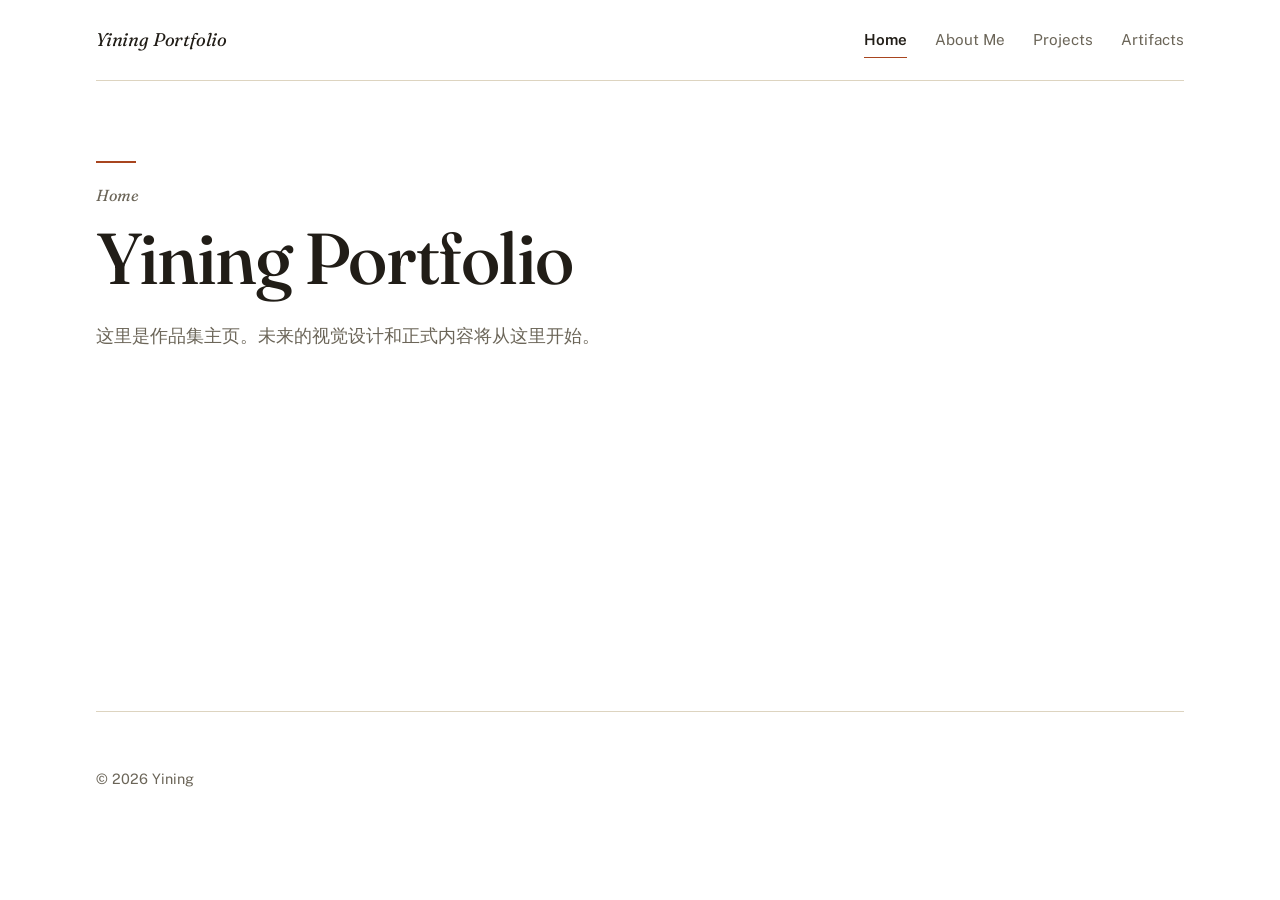
<file: index.html>
<!doctype html>
<html lang="zh-CN">
<head>
  <meta charset="utf-8">
  <meta name="viewport" content="width=device-width, initial-scale=1">
  <meta name="description" content="Yining 的个人作品集网站">
  <meta name="theme-color" content="#ffffff">
  <meta property="og:title" content="Yining Portfolio">
  <meta property="og:description" content="Yining 的个人作品集网站">
  <meta property="og:type" content="website">
  <link rel="icon" type="image/svg+xml" href="assets/images/favicon.svg">
  <link rel="preconnect" href="https://fonts.googleapis.com">
  <link rel="preconnect" href="https://fonts.gstatic.com" crossorigin>
  <link href="https://fonts.googleapis.com/css2?family=Fraunces:ital,wght@0,400;0,500;0,600;1,400&family=Public+Sans:wght@400;500;600;700&display=swap" rel="stylesheet">
  <title>Home | Yining Portfolio</title>
  <link rel="stylesheet" href="assets/css/site.css?v=23">
</head>
<body>
  <a class="skip-link" href="#main-content">跳到主要内容</a>
  <header class="site-header">
    <a class="site-name" href="./">Yining Portfolio</a>
    <nav aria-label="主要导航">
      <a aria-current="page" href="./">Home</a>
      <a href="aboutme/">About Me</a>
      <a href="projects/">Projects</a>
      <a href="artifacts/">Artifacts</a>
    </nav>
  </header>

  <main id="main-content">
    <section>
      <hr class="rule">
      <p class="kicker">Home</p>
      <h1>Yining Portfolio</h1>
      <p class="lead">这里是作品集主页。未来的视觉设计和正式内容将从这里开始。</p>
    </section>
  </main>

  <footer>
    <p>© <span data-current-year></span> Yining</p>
  </footer>
  <script src="assets/js/site.js?v=23"></script>
</body>
</html>
</file>
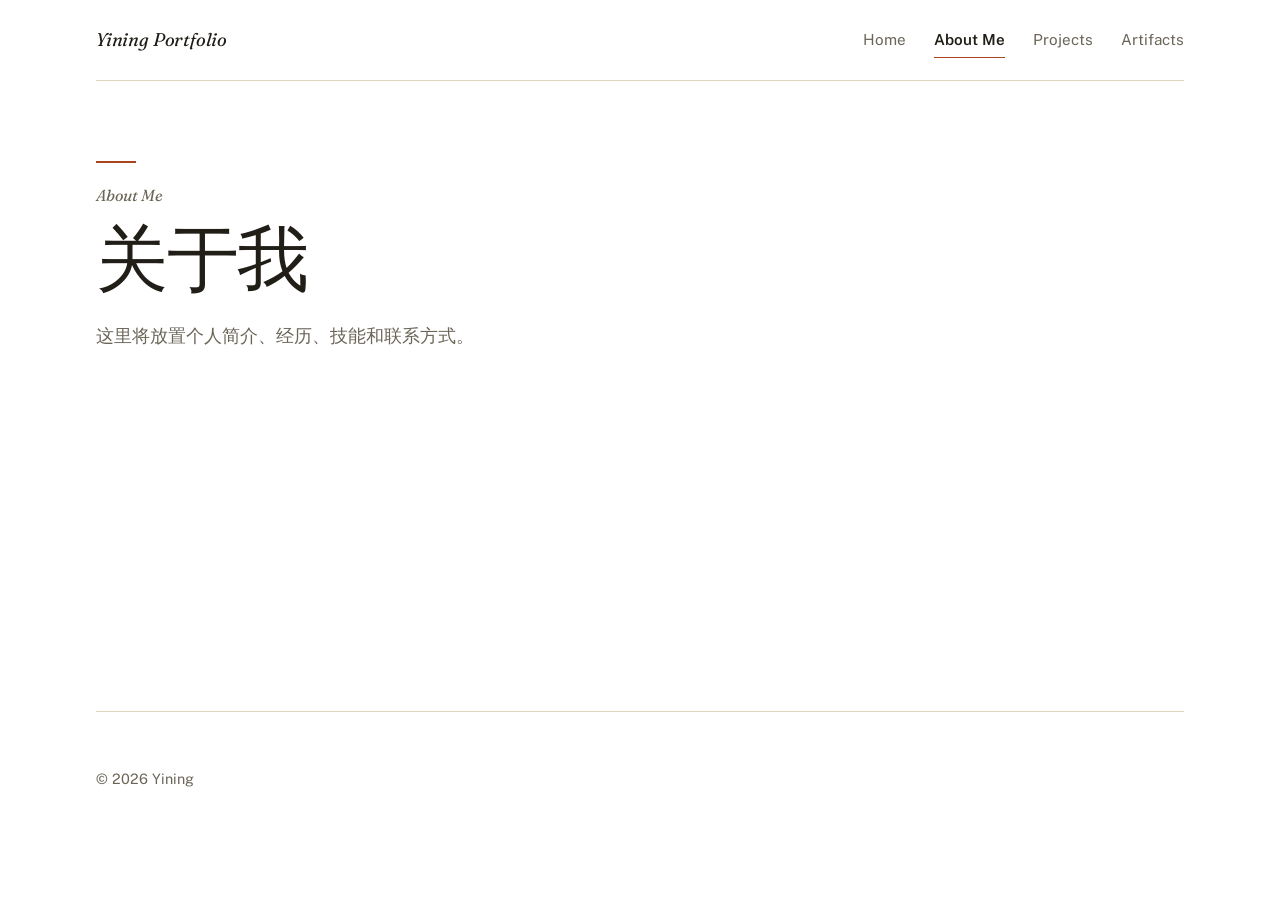
<file: aboutme/index.html>
<!doctype html>
<html lang="zh-CN">
<head>
  <meta charset="utf-8">
  <meta name="viewport" content="width=device-width, initial-scale=1">
  <meta name="description" content="关于 Yining">
  <meta name="theme-color" content="#ffffff">
  <meta property="og:title" content="About Me | Yining Portfolio">
  <meta property="og:description" content="关于 Yining">
  <meta property="og:type" content="website">
  <link rel="icon" type="image/svg+xml" href="../assets/images/favicon.svg">
  <link rel="preconnect" href="https://fonts.googleapis.com">
  <link rel="preconnect" href="https://fonts.gstatic.com" crossorigin>
  <link href="https://fonts.googleapis.com/css2?family=Fraunces:ital,wght@0,400;0,500;0,600;1,400&family=Public+Sans:wght@400;500;600;700&display=swap" rel="stylesheet">
  <title>About Me | Yining Portfolio</title>
  <link rel="stylesheet" href="../assets/css/site.css?v=23">
</head>
<body>
  <a class="skip-link" href="#main-content">跳到主要内容</a>
  <header class="site-header">
    <a class="site-name" href="../">Yining Portfolio</a>
    <nav aria-label="主要导航">
      <a href="../">Home</a>
      <a aria-current="page" href="./">About Me</a>
      <a href="../projects/">Projects</a>
      <a href="../artifacts/">Artifacts</a>
    </nav>
  </header>

  <main id="main-content">
    <section>
      <hr class="rule">
      <p class="kicker">About Me</p>
      <h1>关于我</h1>
      <p class="lead">这里将放置个人简介、经历、技能和联系方式。</p>
    </section>
  </main>

  <footer>
    <p>© <span data-current-year></span> Yining</p>
  </footer>
  <script src="../assets/js/site.js?v=23"></script>
</body>
</html>
</file>
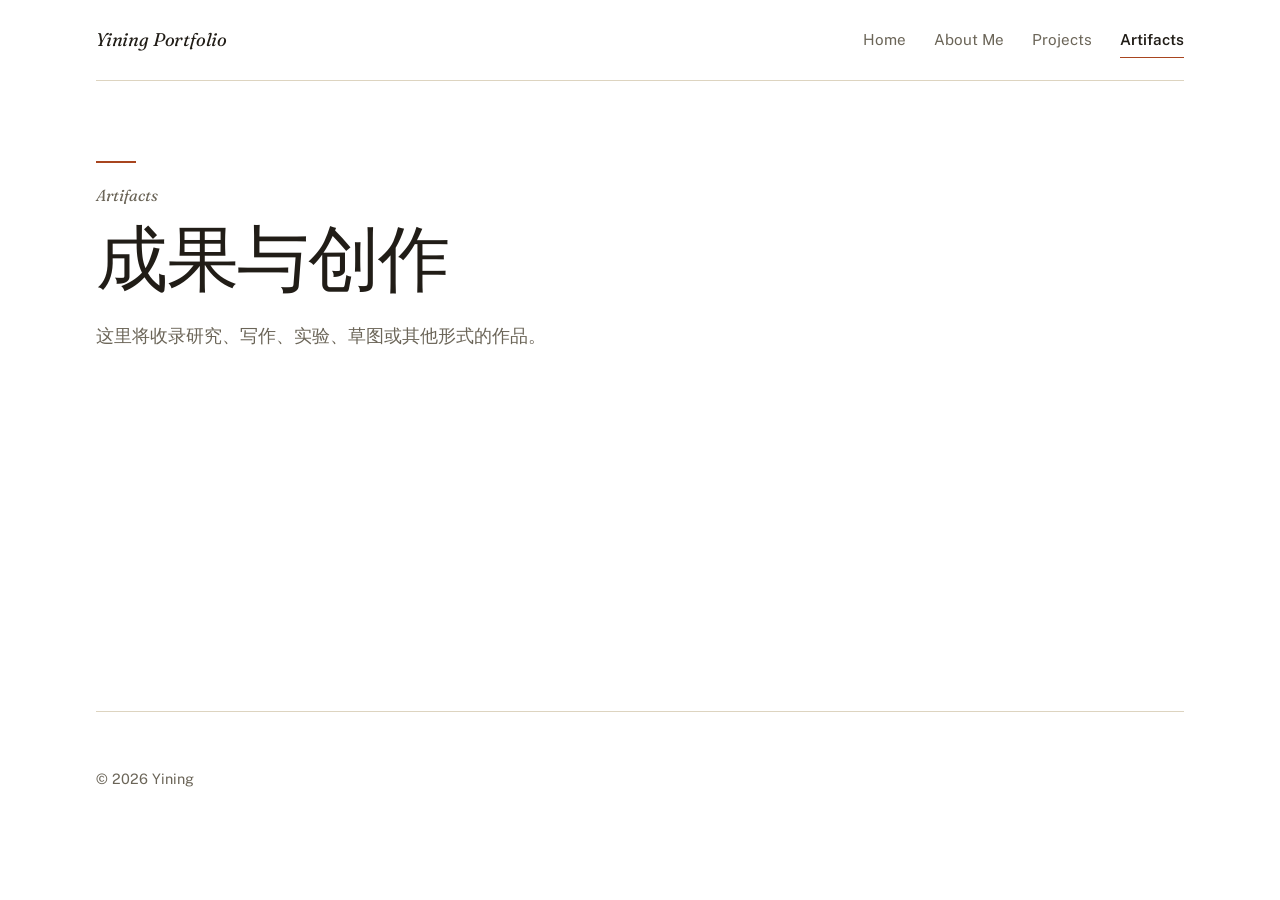
<file: artifacts/index.html>
<!doctype html>
<html lang="zh-CN">
<head>
  <meta charset="utf-8">
  <meta name="viewport" content="width=device-width, initial-scale=1">
  <meta name="description" content="Yining 的其他作品与成果">
  <meta name="theme-color" content="#ffffff">
  <meta property="og:title" content="Artifacts | Yining Portfolio">
  <meta property="og:description" content="Yining 的其他作品与成果">
  <meta property="og:type" content="website">
  <link rel="icon" type="image/svg+xml" href="../assets/images/favicon.svg">
  <link rel="preconnect" href="https://fonts.googleapis.com">
  <link rel="preconnect" href="https://fonts.gstatic.com" crossorigin>
  <link href="https://fonts.googleapis.com/css2?family=Fraunces:ital,wght@0,400;0,500;0,600;1,400&family=Public+Sans:wght@400;500;600;700&display=swap" rel="stylesheet">
  <title>Artifacts | Yining Portfolio</title>
  <link rel="stylesheet" href="../assets/css/site.css?v=23">
</head>
<body>
  <a class="skip-link" href="#main-content">跳到主要内容</a>
  <header class="site-header">
    <a class="site-name" href="../">Yining Portfolio</a>
    <nav aria-label="主要导航">
      <a href="../">Home</a>
      <a href="../aboutme/">About Me</a>
      <a href="../projects/">Projects</a>
      <a aria-current="page" href="./">Artifacts</a>
    </nav>
  </header>

  <main id="main-content">
    <section>
      <hr class="rule">
      <p class="kicker">Artifacts</p>
      <h1>成果与创作</h1>
      <p class="lead">这里将收录研究、写作、实验、草图或其他形式的作品。</p>
    </section>
  </main>

  <footer>
    <p>© <span data-current-year></span> Yining</p>
  </footer>
  <script src="../assets/js/site.js?v=23"></script>
</body>
</html>
</file>
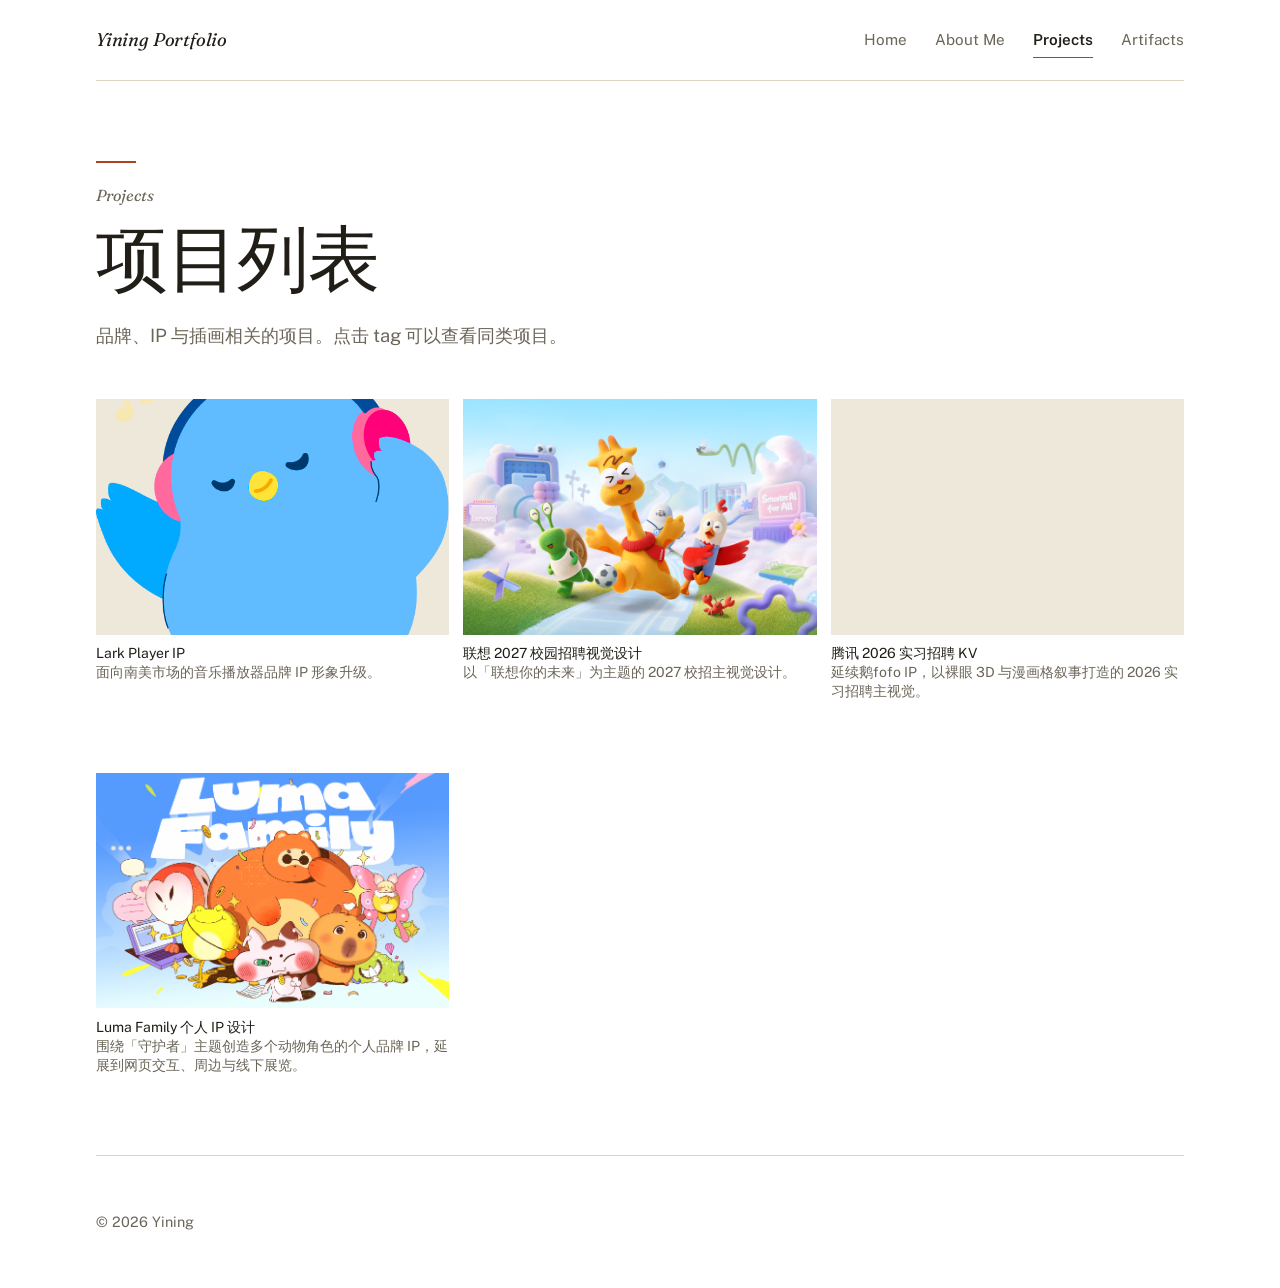
<file: projects/index.html>
<!doctype html>
<html lang="zh-CN">
<head>
  <meta charset="utf-8">
  <meta name="viewport" content="width=device-width, initial-scale=1">
  <meta name="description" content="Yining 的项目作品">
  <meta name="theme-color" content="#ffffff">
  <meta property="og:title" content="Projects | Yining Portfolio">
  <meta property="og:description" content="Yining 的项目作品">
  <meta property="og:type" content="website">
  <link rel="icon" type="image/svg+xml" href="../assets/images/favicon.svg">
  <link rel="preconnect" href="https://fonts.googleapis.com">
  <link rel="preconnect" href="https://fonts.gstatic.com" crossorigin>
  <link href="https://fonts.googleapis.com/css2?family=Fraunces:ital,wght@0,400;0,500;0,600;1,400&family=Public+Sans:wght@400;500;600;700&display=swap" rel="stylesheet">
  <title>Projects | Yining Portfolio</title>
  <link rel="stylesheet" href="../assets/css/site.css?v=24">
</head>
<body data-base="../">
  <a class="skip-link" href="#main-content">跳到主要内容</a>
  <header class="site-header">
    <a class="site-name" href="../">Yining Portfolio</a>
    <nav aria-label="主要导航">
      <a href="../">Home</a>
      <a href="../aboutme/">About Me</a>
      <a aria-current="page" href="./">Projects</a>
      <a href="../artifacts/">Artifacts</a>
    </nav>
  </header>

  <main id="main-content">
    <section>
      <hr class="rule">
      <p class="kicker">Projects</p>
      <h1>项目列表</h1>
      <p class="lead">品牌、IP 与插画相关的项目。点击 tag 可以查看同类项目。</p>
      <!-- 列表由 site.js 根据 assets/data/projects.js 生成；下面是未加载脚本时的备用链接 -->
      <ul class="project-grid" data-project-list data-project-grid>
        <li class="project-card"><a href="lark-player-ip.html"><span class="project-card-title">Lark Player IP</span></a></li>
      </ul>
    </section>
  </main>

  <footer>
    <p>© <span data-current-year></span> Yining</p>
  </footer>
  <script src="../assets/data/projects.js?v=24"></script>
  <script src="../assets/js/site.js?v=24"></script>
</body>
</html>
</file>
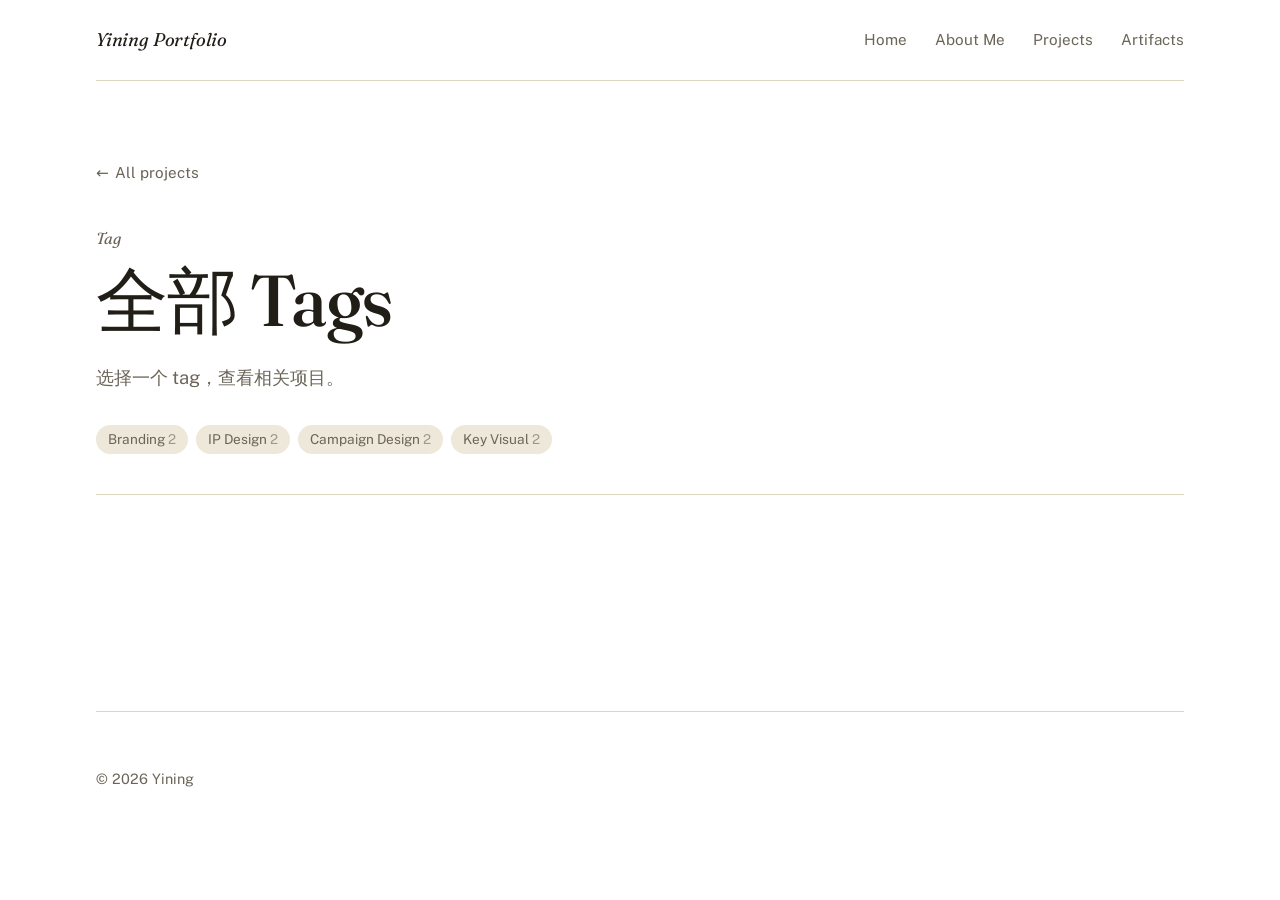
<file: tags/index.html>
<!doctype html>
<html lang="zh-CN">
<head>
  <meta charset="utf-8">
  <meta name="viewport" content="width=device-width, initial-scale=1">
  <meta name="description" content="按 tag 浏览 Yining 的项目">
  <meta name="theme-color" content="#ffffff">
  <meta property="og:title" content="Tags | Yining Portfolio">
  <meta property="og:type" content="website">
  <link rel="icon" type="image/svg+xml" href="../assets/images/favicon.svg">
  <link rel="preconnect" href="https://fonts.googleapis.com">
  <link rel="preconnect" href="https://fonts.gstatic.com" crossorigin>
  <link href="https://fonts.googleapis.com/css2?family=Fraunces:ital,wght@0,400;0,500;0,600;1,400&family=Public+Sans:wght@400;500;600;700&display=swap" rel="stylesheet">
  <title>Tags | Yining Portfolio</title>
  <link rel="stylesheet" href="../assets/css/site.css?v=23">
</head>
<body data-base="../">
  <a class="skip-link" href="#main-content">跳到主要内容</a>
  <header class="site-header">
    <a class="site-name" href="../">Yining Portfolio</a>
    <nav aria-label="主要导航">
      <a href="../">Home</a>
      <a href="../aboutme/">About Me</a>
      <a href="../projects/">Projects</a>
      <a href="../artifacts/">Artifacts</a>
    </nav>
  </header>

  <!-- 内容由 site.js 根据 ?tag= 和 assets/data/projects.js 生成 -->
  <main id="main-content" data-tag-page>
    <section>
      <a class="back-link" href="../projects/">All projects</a>
      <p class="kicker">Tag</p>
      <h1 data-tag-title>全部 Tags</h1>
      <p class="lead" data-tag-lead>选择一个 tag，查看相关项目。</p>
      <div class="tag-index" data-tag-all></div>
      <ul class="project-list" data-tag-results></ul>
      <noscript><p class="lead">请开启 JavaScript 以按 tag 浏览项目。</p></noscript>
    </section>
  </main>

  <footer>
    <p>© <span data-current-year></span> Yining</p>
  </footer>
  <script src="../assets/data/projects.js?v=23"></script>
  <script src="../assets/js/site.js?v=23"></script>
</body>
</html>
</file>
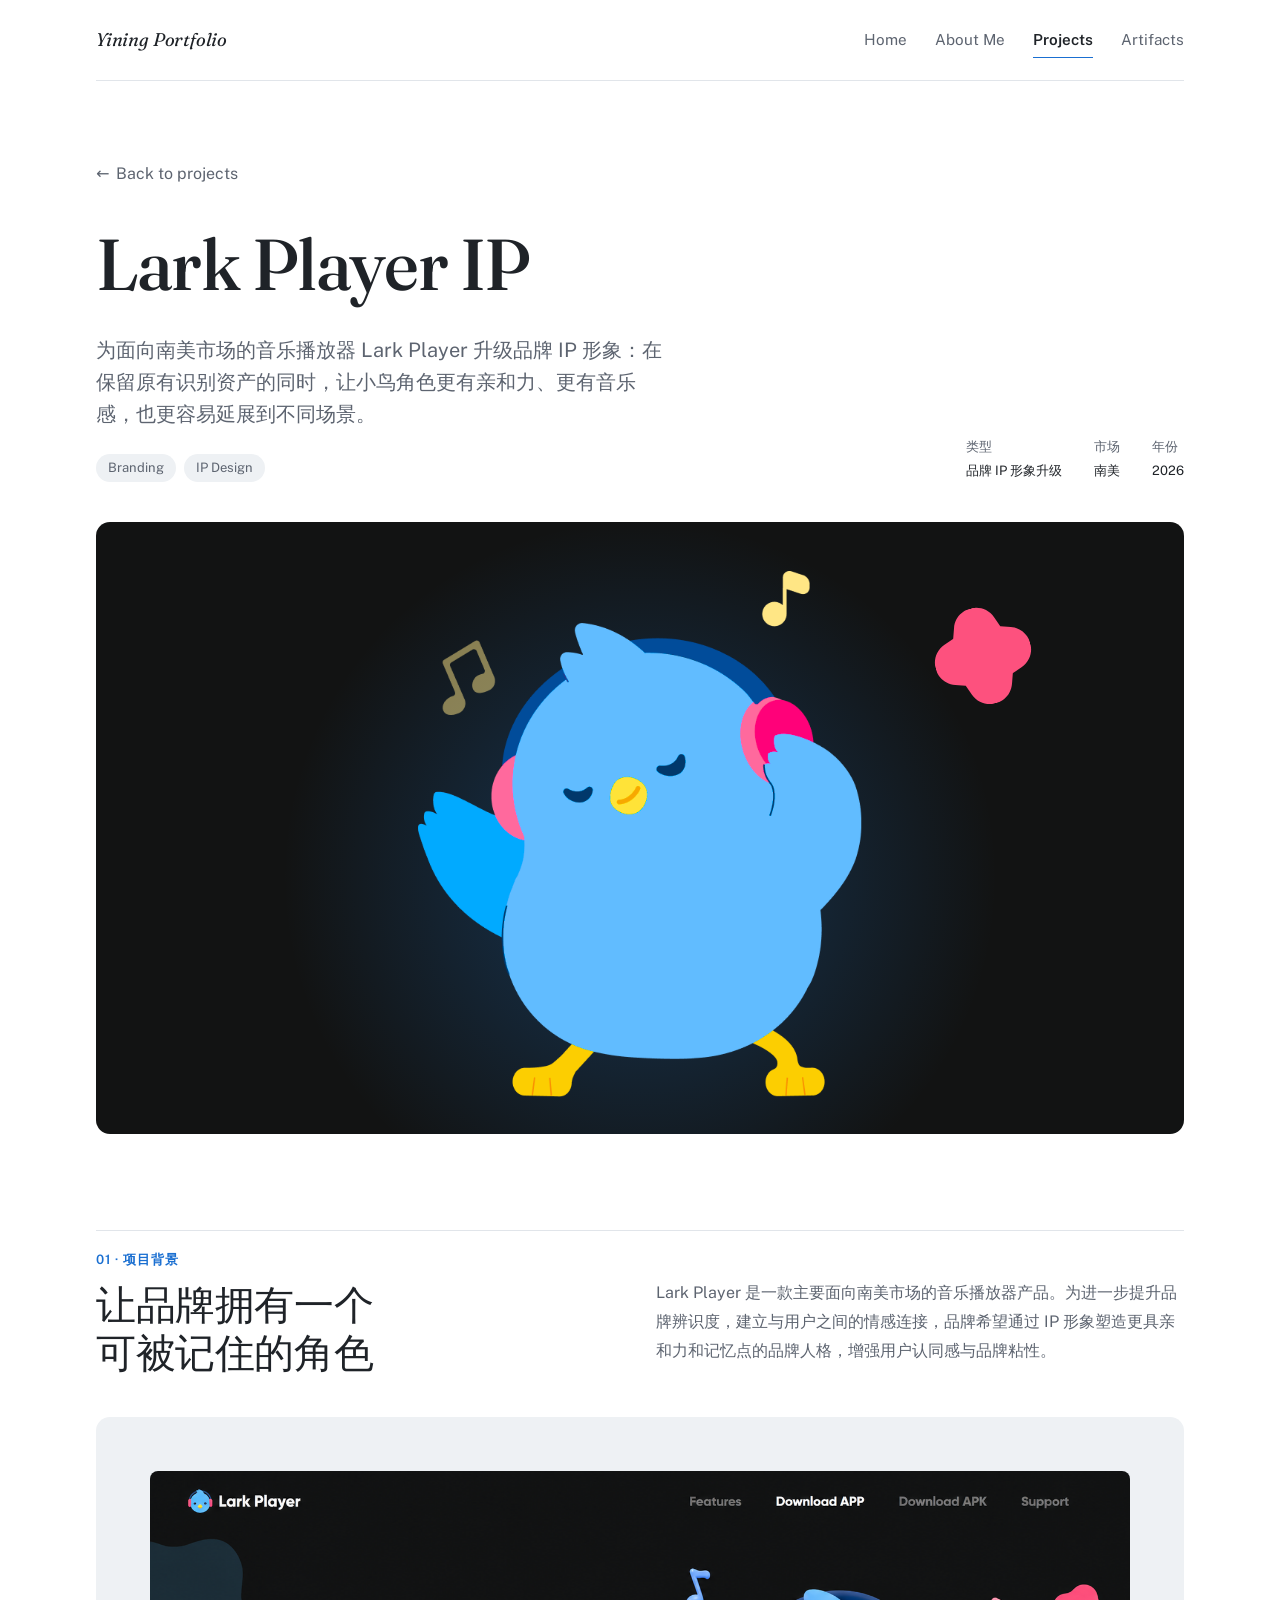
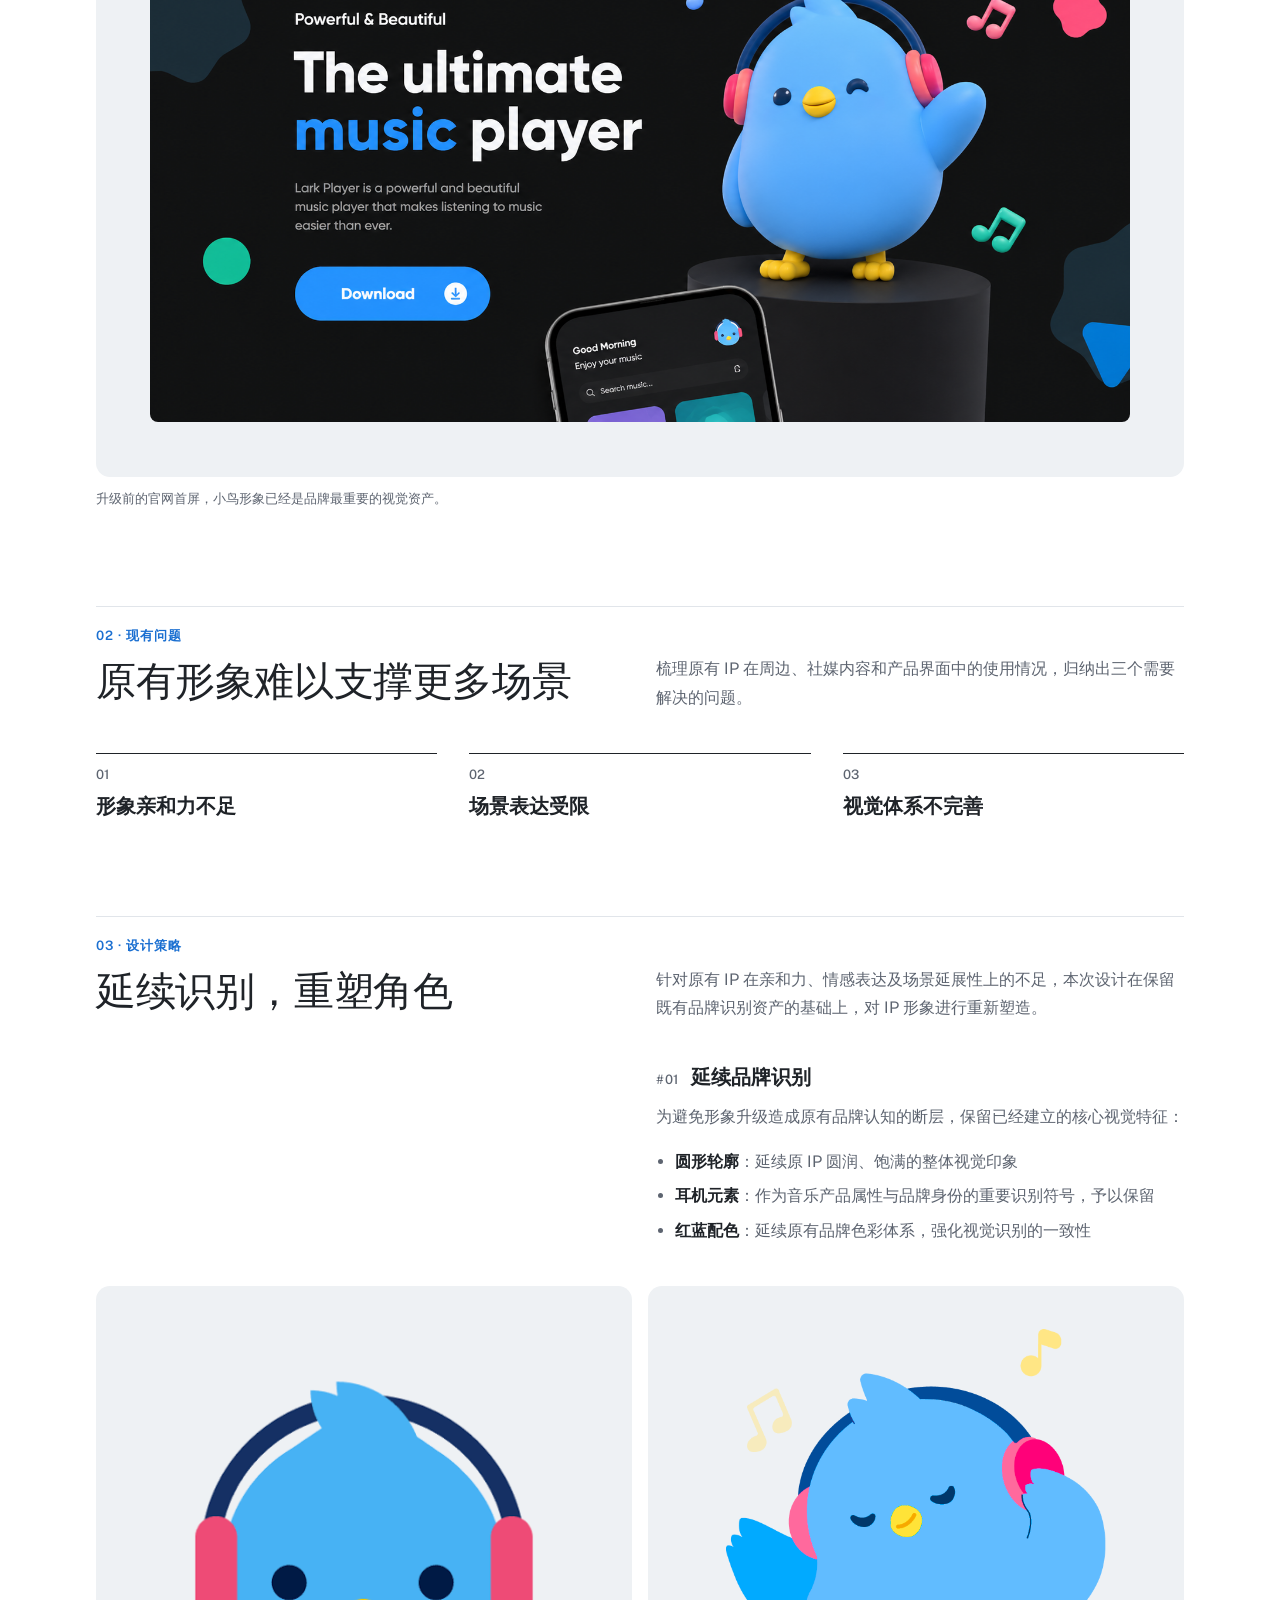
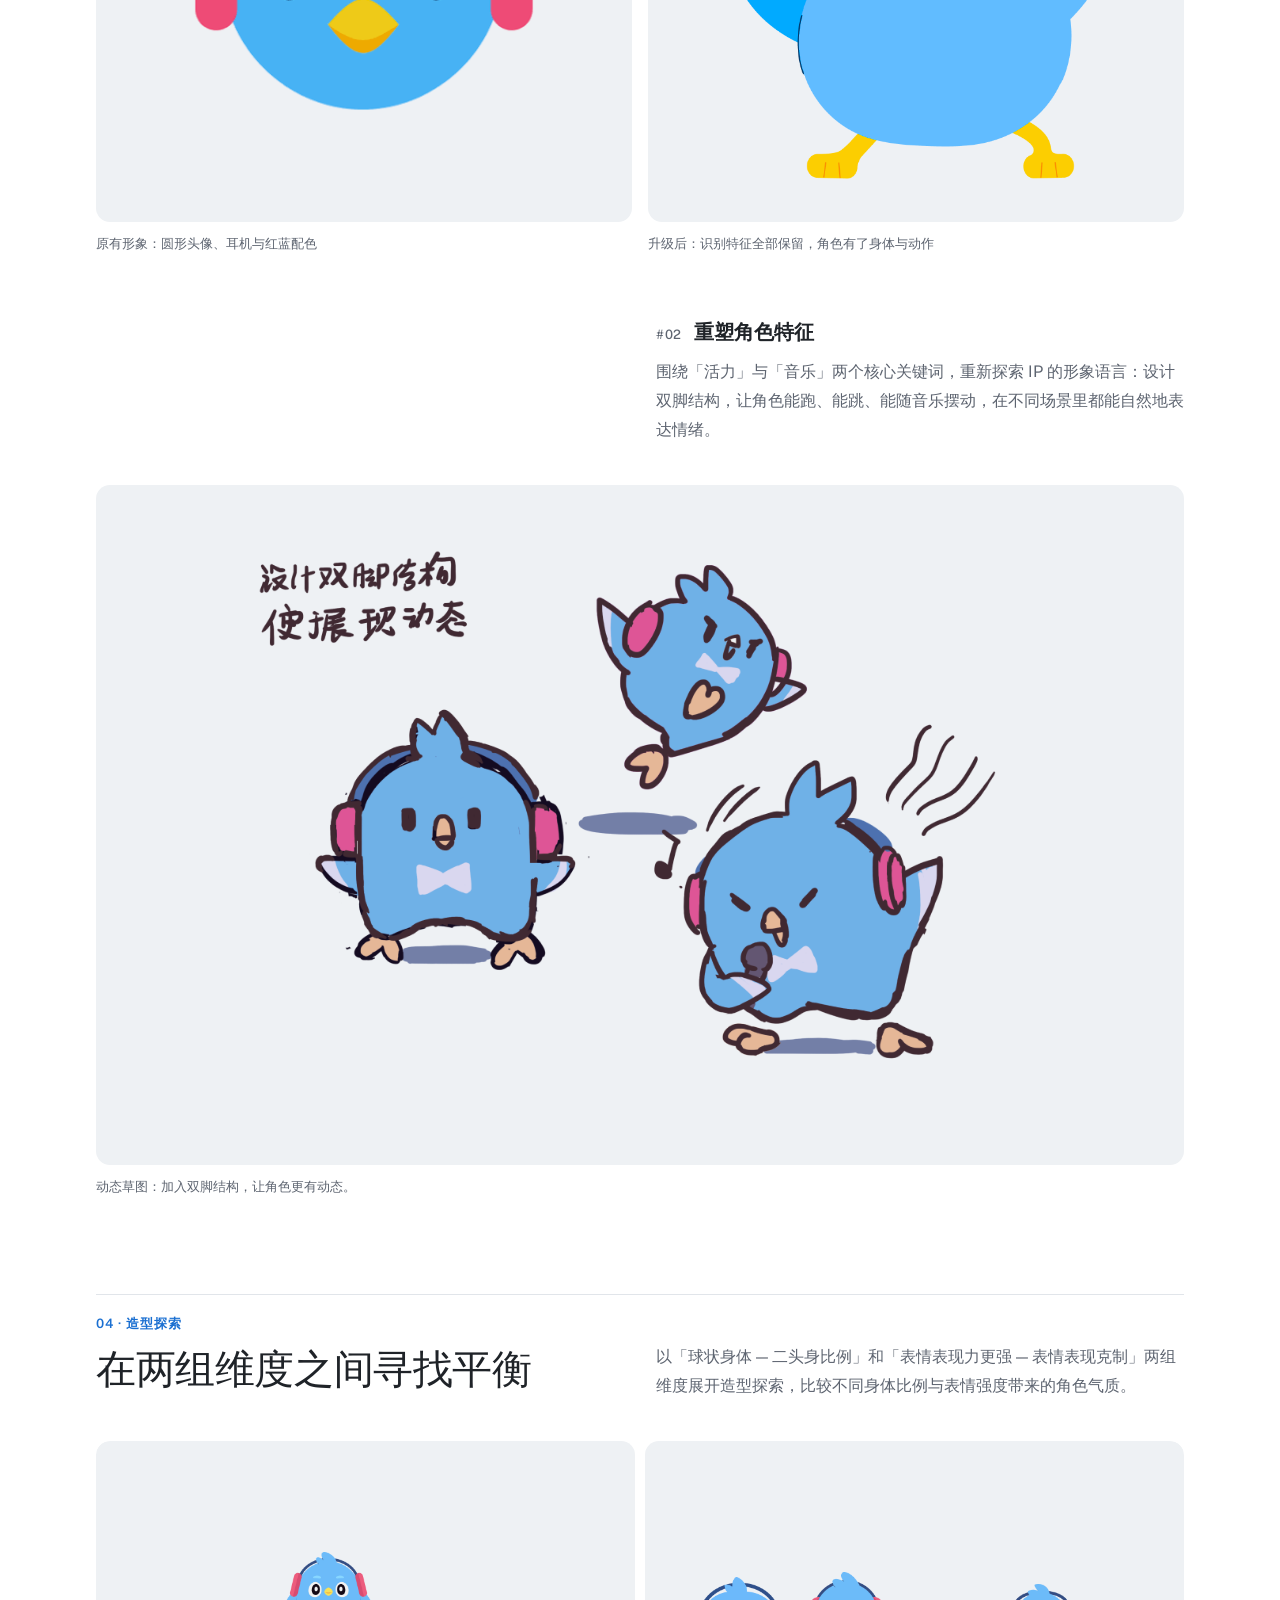
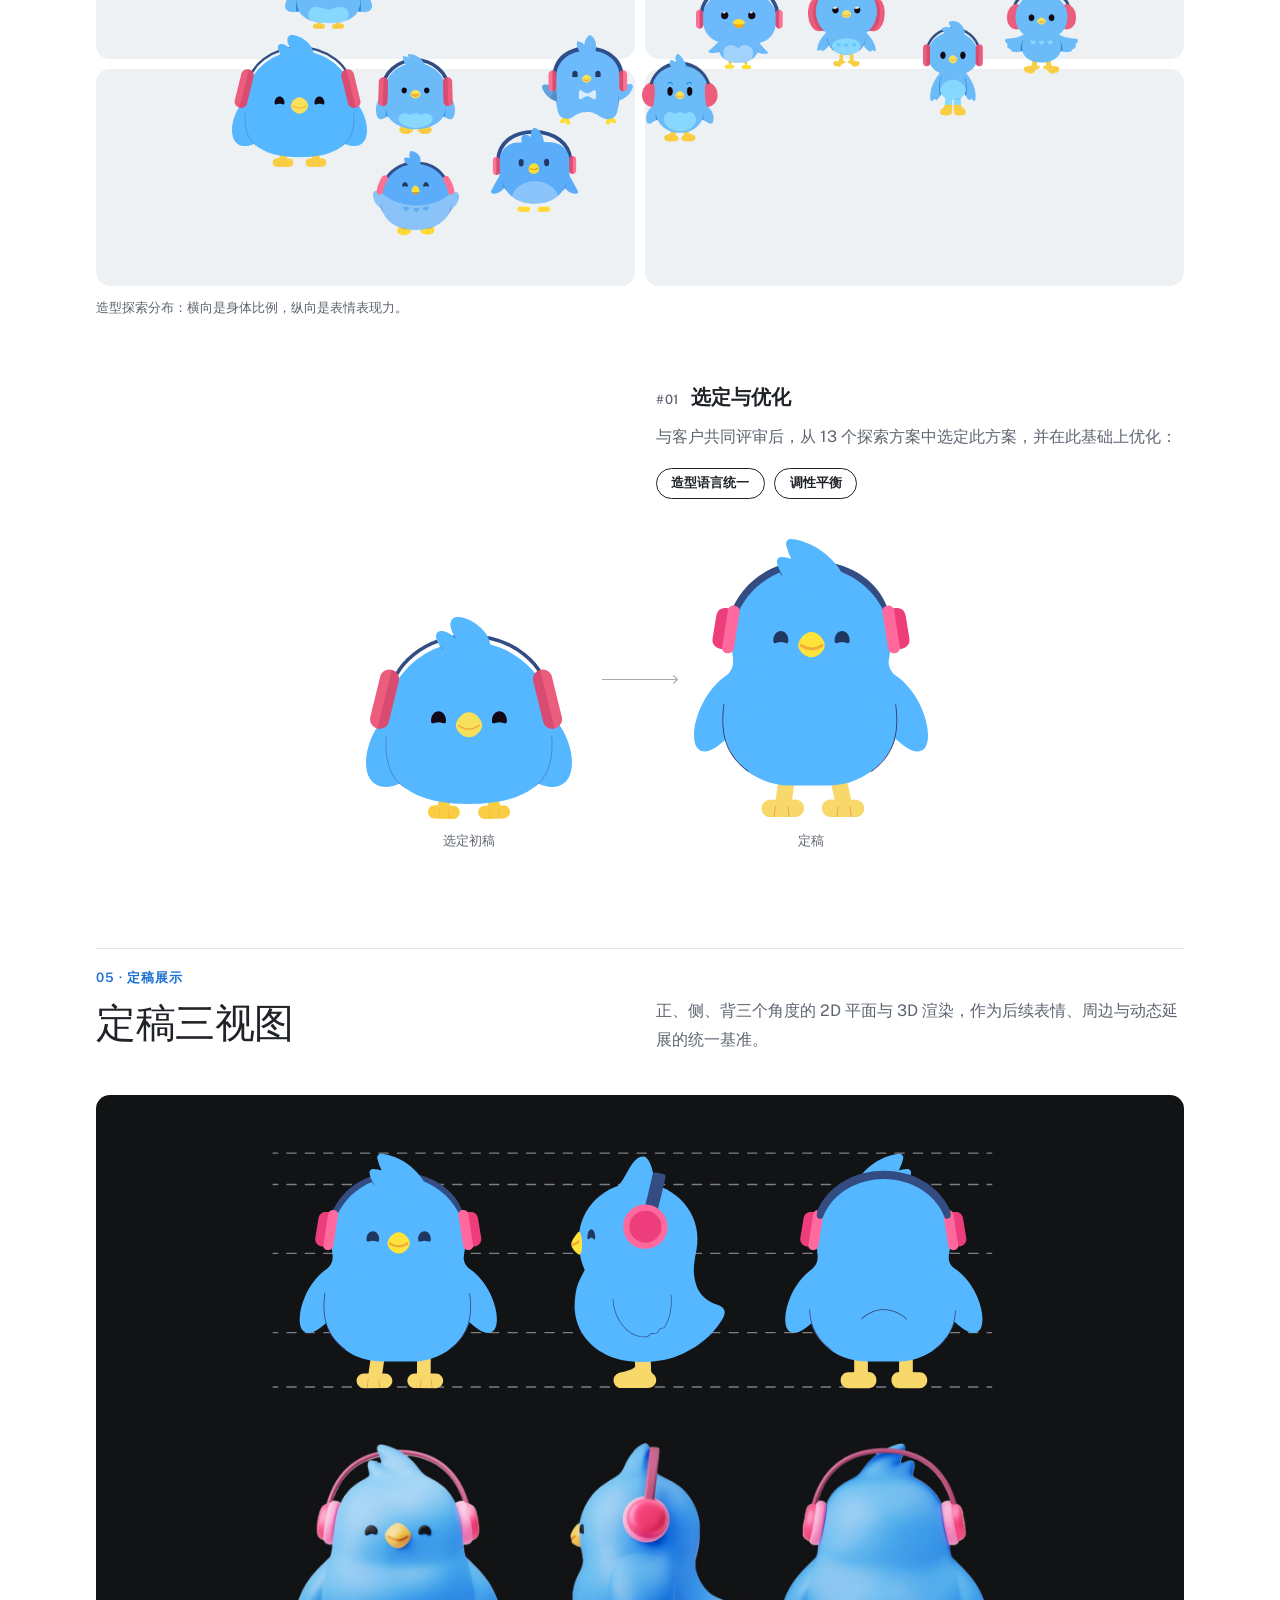
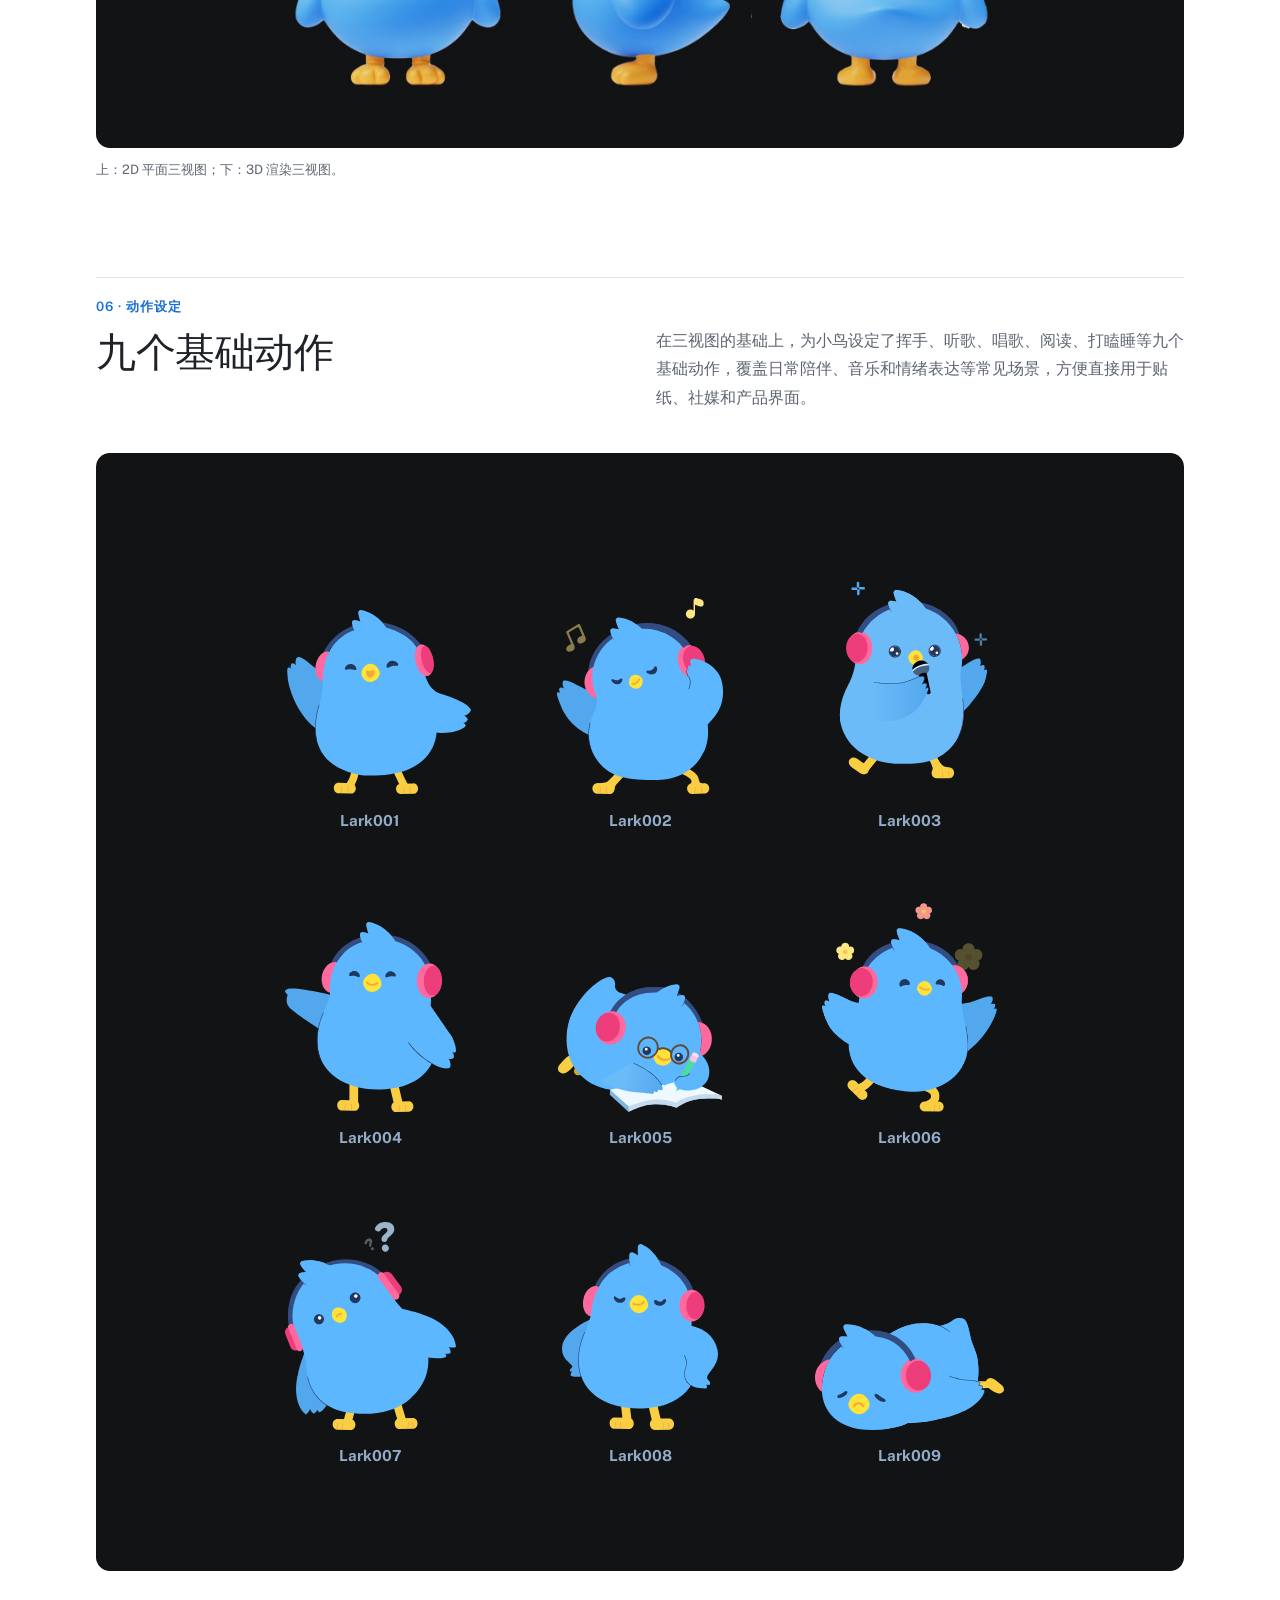
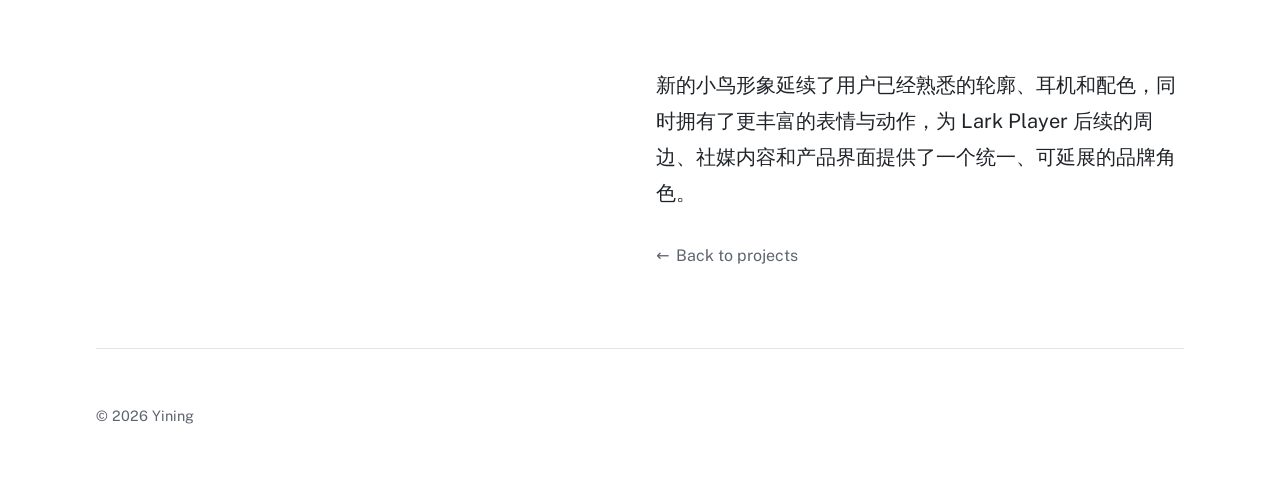
<file: projects/lark-player-ip.html>
<!doctype html>
<html lang="zh-CN">
<head>
  <meta charset="utf-8">
  <meta name="viewport" content="width=device-width, initial-scale=1">
  <meta name="description" content="Lark Player IP：面向南美市场的音乐播放器品牌 IP 形象升级。">
  <meta name="theme-color" content="#ffffff">
  <meta property="og:title" content="Lark Player IP | Yining Portfolio">
  <meta property="og:description" content="面向南美市场的音乐播放器品牌 IP 形象升级。">
  <meta property="og:type" content="article">
  <link rel="icon" type="image/svg+xml" href="../assets/images/favicon.svg">
  <link rel="preconnect" href="https://fonts.googleapis.com">
  <link rel="preconnect" href="https://fonts.gstatic.com" crossorigin>
  <link href="https://fonts.googleapis.com/css2?family=Fraunces:ital,wght@0,400;0,500;0,600;1,400&family=Public+Sans:wght@400;500;600;700&display=swap" rel="stylesheet">
  <title>Lark Player IP | Yining Portfolio</title>
  <link rel="stylesheet" href="../assets/css/site.css?v=24">
</head>
<body class="theme-lark" data-base="../">
  <a class="skip-link" href="#main-content">跳到主要内容</a>
  <header class="site-header">
    <a class="site-name" href="../">Yining Portfolio</a>
    <nav aria-label="主要导航">
      <a href="../">Home</a>
      <a href="../aboutme/">About Me</a>
      <a aria-current="page" href="./">Projects</a>
      <a href="../artifacts/">Artifacts</a>
    </nav>
  </header>

  <main id="main-content">
    <article class="case">

      <!-- 标题 · 简介 · tag · 项目信息 -->
      <header class="case-header">
        <a class="back-link" href="./">Back to projects</a>
        <h1>Lark Player IP</h1>
        <div class="case-intro">
          <div>
            <p class="lead">为面向南美市场的音乐播放器 Lark Player 升级品牌 IP 形象：在保留原有识别资产的同时，让小鸟角色更有亲和力、更有音乐感，也更容易延展到不同场景。</p>
            <!-- tag 由 site.js 根据 assets/data/projects.js 中该项目的 tags 生成 -->
            <div class="case-tags" data-project-tags="lark-player-ip"></div>
          </div>
          <dl class="case-meta">
            <div><dt>类型</dt><dd>品牌 IP 形象升级</dd></div>
            <div><dt>市场</dt><dd>南美</dd></div>
            <div><dt>年份</dt><dd>2026</dd></div>
          </dl>
        </div>
      </header>

      <!-- 主视觉：整行 -->
      <figure class="case-media case-hero">
        <div class="case-hero-stage">
          <img class="case-hero-star" src="../assets/images/projects/lark-player-ip/9b055.svg" alt="" width="145" height="145">
          <img class="case-hero-bird" src="../assets/images/projects/lark-player-ip/a2c5b.png" alt="戴着耳机、闭眼享受音乐的 Lark Player 蓝色小鸟新形象" width="598" height="709">
        </div>
      </figure>

      <!-- 01 项目背景 -->
      <section class="case-text" aria-labelledby="background">
        <div class="case-text-head">
          <p class="case-step">01 · 项目背景</p>
          <h2 id="background">让品牌拥有一个可被记住的角色</h2>
        </div>
        <div class="case-text-body">
          <p>Lark Player 是一款主要面向南美市场的音乐播放器产品。为进一步提升品牌辨识度，建立与用户之间的情感连接，品牌希望通过 IP 形象塑造更具亲和力和记忆点的品牌人格，增强用户认同感与品牌粘性。</p>
        </div>
      </section>

      <figure class="case-media">
        <div class="media-frame media-frame--panel media-frame--shot"><img src="../assets/images/projects/lark-player-ip/95579.png" alt="Lark Player 原官网首屏，3D 小鸟形象站在播放器界面旁" width="1672" height="941" loading="lazy"></div>
        <figcaption>升级前的官网首屏，小鸟形象已经是品牌最重要的视觉资产。</figcaption>
      </figure>

      <!-- 02 现有问题 -->
      <section class="case-text" aria-labelledby="problems">
        <div class="case-text-head">
          <p class="case-step">02 · 现有问题</p>
          <h2 id="problems">原有形象难以支撑更多场景</h2>
        </div>
        <div class="case-text-body">
          <p>梳理原有 IP 在周边、社媒内容和产品界面中的使用情况，归纳出三个需要解决的问题。</p>
        </div>
        <ol class="case-problems">
          <li>形象亲和力不足</li>
          <li>场景表达受限</li>
          <li>视觉体系不完善</li>
        </ol>
      </section>

      <!-- 03 设计策略：#01 在本段右栏，#02 在图片之后，同样只占右栏 -->
      <section class="case-text" aria-labelledby="strategy">
        <div class="case-text-head">
          <p class="case-step">03 · 设计策略</p>
          <h2 id="strategy">延续识别，重塑角色</h2>
        </div>
        <div class="case-text-body">
          <p>针对原有 IP 在亲和力、情感表达及场景延展性上的不足，本次设计在保留既有品牌识别资产的基础上，对 IP 形象进行重新塑造。</p>
          <div class="case-sub">
            <h3 id="strategy-identity"><span class="case-sub-num">#01</span>延续品牌识别</h3>
            <p>为避免形象升级造成原有品牌认知的断层，保留已经建立的核心视觉特征：</p>
            <ul class="case-points">
              <li><strong>圆形轮廓</strong>：延续原 IP 圆润、饱满的整体视觉印象</li>
              <li><strong>耳机元素</strong>：作为音乐产品属性与品牌身份的重要识别符号，予以保留</li>
              <li><strong>红蓝配色</strong>：延续原有品牌色彩体系，强化视觉识别的一致性</li>
            </ul>
          </div>
        </div>
      </section>

      <div class="case-grid case-grid--2">
        <figure class="case-media">
          <div class="media-frame media-frame--panel media-frame--wide media-frame--white"><img src="../assets/images/projects/lark-player-ip/10740.png" alt="原有 IP 头像" width="447" height="447" loading="lazy"></div>
          <figcaption>原有形象：圆形头像、耳机与红蓝配色</figcaption>
        </figure>
        <figure class="case-media">
          <div class="media-frame media-frame--panel media-frame--wide"><img src="../assets/images/projects/lark-player-ip/a2c5b.png" alt="升级后的小鸟形象，保留圆润轮廓与耳机" width="598" height="709" loading="lazy"></div>
          <figcaption>升级后：识别特征全部保留，角色有了身体与动作</figcaption>
        </figure>
      </div>

      <section class="case-text case-text--sub" aria-labelledby="strategy-character">
        <div class="case-text-body case-sub">
          <h3 id="strategy-character"><span class="case-sub-num">#02</span>重塑角色特征</h3>
          <p>围绕「活力」与「音乐」两个核心关键词，重新探索 IP 的形象语言：设计双脚结构，让角色能跑、能跳、能随音乐摆动，在不同场景里都能自然地表达情绪。</p>
        </div>
      </section>

      <figure class="case-media">
        <div class="media-frame media-frame--panel media-frame--sketch"><img src="../assets/images/projects/lark-player-ip/2389b.png" alt="小鸟角色的动态草图：唱歌、跳跃、摇摆" width="1024" height="694" loading="lazy"></div>
        <figcaption>动态草图：加入双脚结构，让角色更有动态。</figcaption>
      </figure>

      <!-- 04 造型探索 -->
      <section class="case-text" aria-labelledby="shape">
        <div class="case-text-head">
          <p class="case-step">04 · 造型探索</p>
          <h2 id="shape">在两组维度之间寻找平衡</h2>
        </div>
        <div class="case-text-body">
          <p>以「球状身体 — 二头身比例」和「表情表现力更强 — 表情表现克制」两组维度展开造型探索，比较不同身体比例与表情强度带来的角色气质。</p>
        </div>
      </section>

      <figure class="case-media">
        <div class="explore-scroll">
          <div class="explore-map" role="img" aria-label="造型探索分布图：横轴从球状身体到二头身比例，纵轴从表情表现克制到表情表现力更强，分布着 11 个小鸟造型方案">
            <span class="explore-quad"></span><span class="explore-quad"></span><span class="explore-quad"></span><span class="explore-quad"></span>
            <img src="../assets/images/projects/lark-player-ip/shape-explore-01.png" alt="头身分界更明显的方案" width="136" height="120" loading="lazy" style="left:17.35%;top:24.86%;width:8.00%">
            <img src="../assets/images/projects/lark-player-ip/shape-draft.svg" alt="球状身体、表情克制的方案（最终选定）" width="211" height="207" loading="lazy" style="left:12.47%;top:43.53%;width:12.41%">
            <img src="../assets/images/projects/lark-player-ip/shape-explore-03.png" alt="翅膀张开的球状方案" width="134" height="143" loading="lazy" style="left:25.45%;top:69.58%;width:7.88%">
            <img src="../assets/images/projects/lark-player-ip/shape-explore-04.svg" alt="身体更方的方案" width="135" height="132" loading="lazy" style="left:36.35%;top:64.37%;width:7.95%">
            <img src="../assets/images/projects/lark-player-ip/shape-explore-05.svg" alt="腹部浅色的球状方案" width="123" height="124" loading="lazy" style="left:25.74%;top:47.84%;width:7.26%">
            <img src="../assets/images/projects/lark-player-ip/shape-explore-06.svg" alt="翅膀更大的方案" width="142" height="141" loading="lazy" style="left:41.00%;top:43.53%;width:8.36%">
            <img src="../assets/images/projects/lark-player-ip/shape-explore-07.png" alt="戴领结的方案" width="118" height="137" loading="lazy" style="left:50.20%;top:47.86%;width:6.96%">
            <img src="../assets/images/projects/lark-player-ip/shape-explore-08.png" alt="表情更生动的方案" width="136" height="152" loading="lazy" style="left:55.18%;top:30.60%;width:7.97%">
            <img src="../assets/images/projects/lark-player-ip/shape-explore-09.png" alt="眯眼表情的方案" width="121" height="148" loading="lazy" style="left:65.41%;top:29.45%;width:7.09%">
            <img src="../assets/images/projects/lark-player-ip/shape-explore-10.png" alt="身形修长的方案" width="94" height="148" loading="lazy" style="left:76.00%;top:40.31%;width:5.51%">
            <img src="../assets/images/projects/lark-player-ip/shape-explore-11.png" alt="二头身比例的方案" width="114" height="140" loading="lazy" style="left:83.52%;top:32.18%;width:6.70%">
          </div>
        </div>
        <figcaption>造型探索分布：横向是身体比例，纵向是表情表现力。<span class="scroll-hint">左右滑动查看完整分布图。</span></figcaption>
      </figure>

      <section class="case-text case-text--sub" aria-labelledby="shape-final">
        <div class="case-text-body case-sub">
          <h3 id="shape-final"><span class="case-sub-num">#01</span>选定与优化</h3>
          <p>与客户共同评审后，从 13 个探索方案中选定此方案，并在此基础上优化：</p>
          <ul class="keyword-list">
            <li>造型语言统一</li>
            <li>调性平衡</li>
          </ul>
        </div>
      </section>

      <div class="case-compare case-compare--plain">
        <figure class="case-media">
          <div class="compare-figure"><img class="compare-figure--draft" src="../assets/images/projects/lark-player-ip/shape-draft.svg" alt="选定初稿：球状身体、闭眼微笑的小鸟" width="335" height="329" loading="lazy"></div>
          <figcaption>选定初稿</figcaption>
        </figure>
        <img class="case-compare-arrow" src="../assets/images/projects/lark-player-ip/shape-arrow.svg" alt="" width="126" height="15">
        <figure class="case-media">
          <div class="compare-figure"><img src="../assets/images/projects/lark-player-ip/shape-final.svg" alt="定稿：身体更饱满、比例更协调的小鸟" width="383" height="457" loading="lazy"></div>
          <figcaption>定稿</figcaption>
        </figure>
      </div>

      <!-- 05 定稿展示 -->
      <section class="case-text" aria-labelledby="final">
        <div class="case-text-head">
          <p class="case-step">05 · 定稿展示</p>
          <h2 id="final">定稿三视图</h2>
        </div>
        <div class="case-text-body">
          <p>正、侧、背三个角度的 2D 平面与 3D 渲染，作为后续表情、周边与动态延展的统一基准。</p>
        </div>
      </section>

      <figure class="case-media">
        <div class="final-stage">
          <img class="final-2d" src="../assets/images/projects/lark-player-ip/final-turnaround-2d.svg" alt="2D 三视图：正面、侧面、背面，带比例参考线" width="1335" height="440" loading="lazy" style="left:15.44%;top:7.92%;width:69.36%">
            <div class="final-view" style="left:17.28%;top:51.07%;width:20.93%;aspect-ratio:402.901 / 473.901" role="img" aria-label="3D 正视图"><img src="../assets/images/projects/lark-player-ip/final-turnaround-3d.jpg" alt="" width="1452" height="606" loading="lazy" style="width:281.5%;left:-0.09%"></div>
            <div class="final-view" style="left:41.56%;top:51.07%;width:18.75%;aspect-ratio:360.932 / 473.951" role="img" aria-label="3D 侧视图"><img src="../assets/images/projects/lark-player-ip/final-turnaround-3d.jpg" alt="" width="1452" height="606" loading="lazy" style="width:314.2%;left:-111.46%"></div>
            <div class="final-view" style="left:61.83%;top:51.07%;width:23.11%;aspect-ratio:444.785 / 473.951" role="img" aria-label="3D 背视图"><img src="../assets/images/projects/lark-player-ip/final-turnaround-3d.jpg" alt="" width="1452" height="606" loading="lazy" style="width:254.96%;left:-166.48%"></div>
        </div>
        <figcaption>上：2D 平面三视图；下：3D 渲染三视图。</figcaption>
      </figure>

      <!-- 06 动作设定 -->
      <section class="case-text" aria-labelledby="pose">
        <div class="case-text-head">
          <p class="case-step">06 · 动作设定</p>
          <h2 id="pose">九个基础动作</h2>
        </div>
        <div class="case-text-body">
          <p>在三视图的基础上，为小鸟设定了挥手、听歌、唱歌、阅读、打瞌睡等九个基础动作，覆盖日常陪伴、音乐和情绪表达等常见场景，方便直接用于贴纸、社媒和产品界面。</p>
        </div>
      </section>

      <figure class="case-media">
        <div class="pose-stage">
          <ol class="pose-grid" aria-label="九个动作姿势">
            <li>
              <div class="pose-figure"><img src="../assets/images/projects/lark-player-ip/pose-01.svg" alt="" width="363.41" height="332.34" loading="lazy" style="width:74.8%"></div>
              <span>Lark001</span>
            </li>
            <li>
              <div class="pose-figure"><img src="../assets/images/projects/lark-player-ip/pose-02.svg" alt="" width="298.52" height="354.12" loading="lazy" style="width:61.4%"></div>
              <span>Lark002</span>
            </li>
            <li>
              <div class="pose-figure"><img src="../assets/images/projects/lark-player-ip/pose-03.svg" alt="" width="277" height="421" loading="lazy" style="width:57.0%"></div>
              <span>Lark003</span>
            </li>
            <li>
              <div class="pose-figure"><img src="../assets/images/projects/lark-player-ip/pose-04.svg" alt="" width="308.647" height="342.332" loading="lazy" style="width:63.5%"></div>
              <span>Lark004</span>
            </li>
            <li>
              <div class="pose-figure"><img src="../assets/images/projects/lark-player-ip/pose-05.svg" alt="" width="295.249" height="242.755" loading="lazy" style="width:60.8%"></div>
              <span>Lark005</span>
            </li>
            <li>
              <div class="pose-figure"><img src="../assets/images/projects/lark-player-ip/pose-06.png" alt="" width="316" height="378" loading="lazy" style="width:64.9%"></div>
              <span>Lark006</span>
            </li>
            <li>
              <div class="pose-figure"><img src="../assets/images/projects/lark-player-ip/pose-07.svg" alt="" width="308.714" height="373.718" loading="lazy" style="width:63.5%"></div>
              <span>Lark007</span>
            </li>
            <li>
              <div class="pose-figure"><img src="../assets/images/projects/lark-player-ip/pose-08.svg" alt="" width="280.377" height="335.268" loading="lazy" style="width:57.7%"></div>
              <span>Lark008</span>
            </li>
            <li>
              <div class="pose-figure"><img src="../assets/images/projects/lark-player-ip/pose-09.svg" alt="" width="340.807" height="200.607" loading="lazy" style="width:70.1%"></div>
              <span>Lark009</span>
            </li>
          </ol>
        </div>
      </figure>

      <!-- 结尾 -->
      <section class="case-text case-text--closing" aria-label="项目总结">
        <div class="case-text-body">
          <p>新的小鸟形象延续了用户已经熟悉的轮廓、耳机和配色，同时拥有了更丰富的表情与动作，为 Lark Player 后续的周边、社媒内容和产品界面提供了一个统一、可延展的品牌角色。</p>
          <a class="back-link" href="./">Back to projects</a>
        </div>
      </section>
    </article>
  </main>

  <footer>
    <p>© <span data-current-year></span> Yining</p>
  </footer>
  <script src="../assets/data/projects.js?v=24"></script>
  <script src="../assets/js/site.js?v=24"></script>
</body>
</html>
</file>
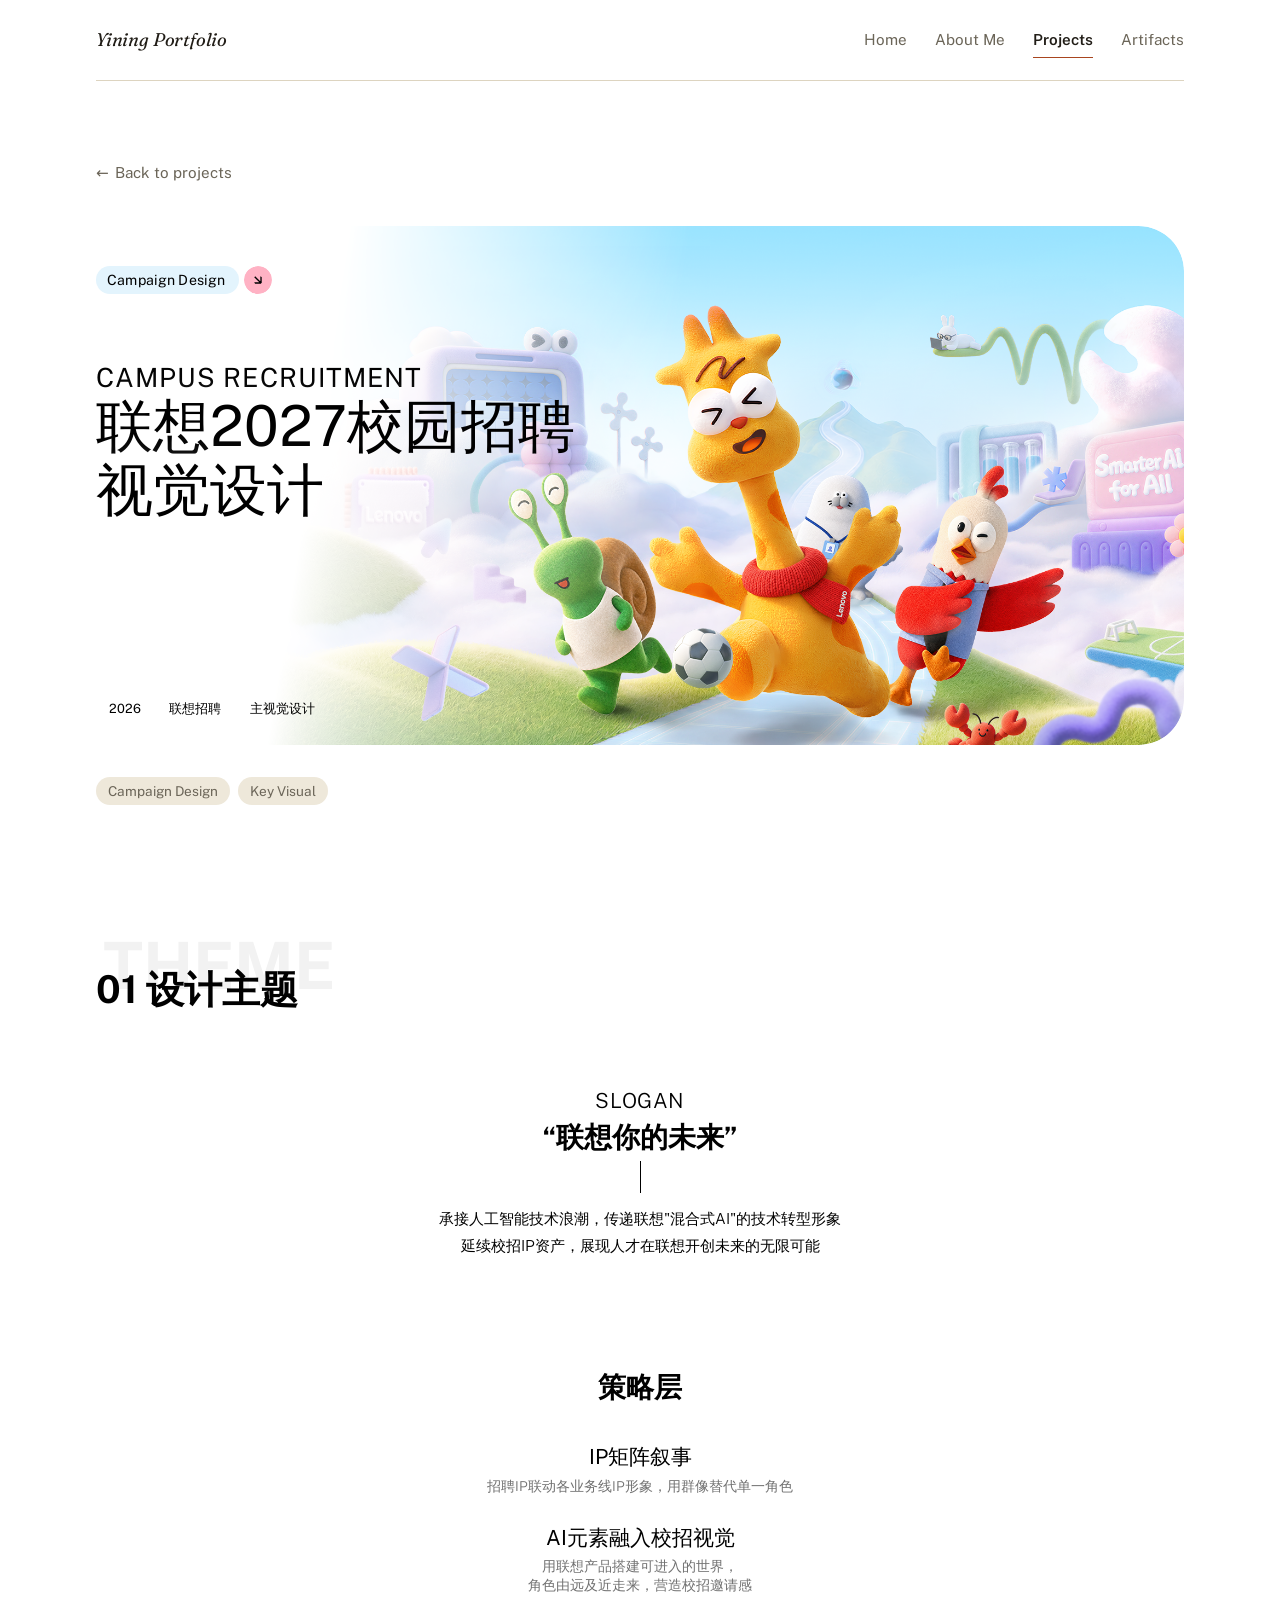
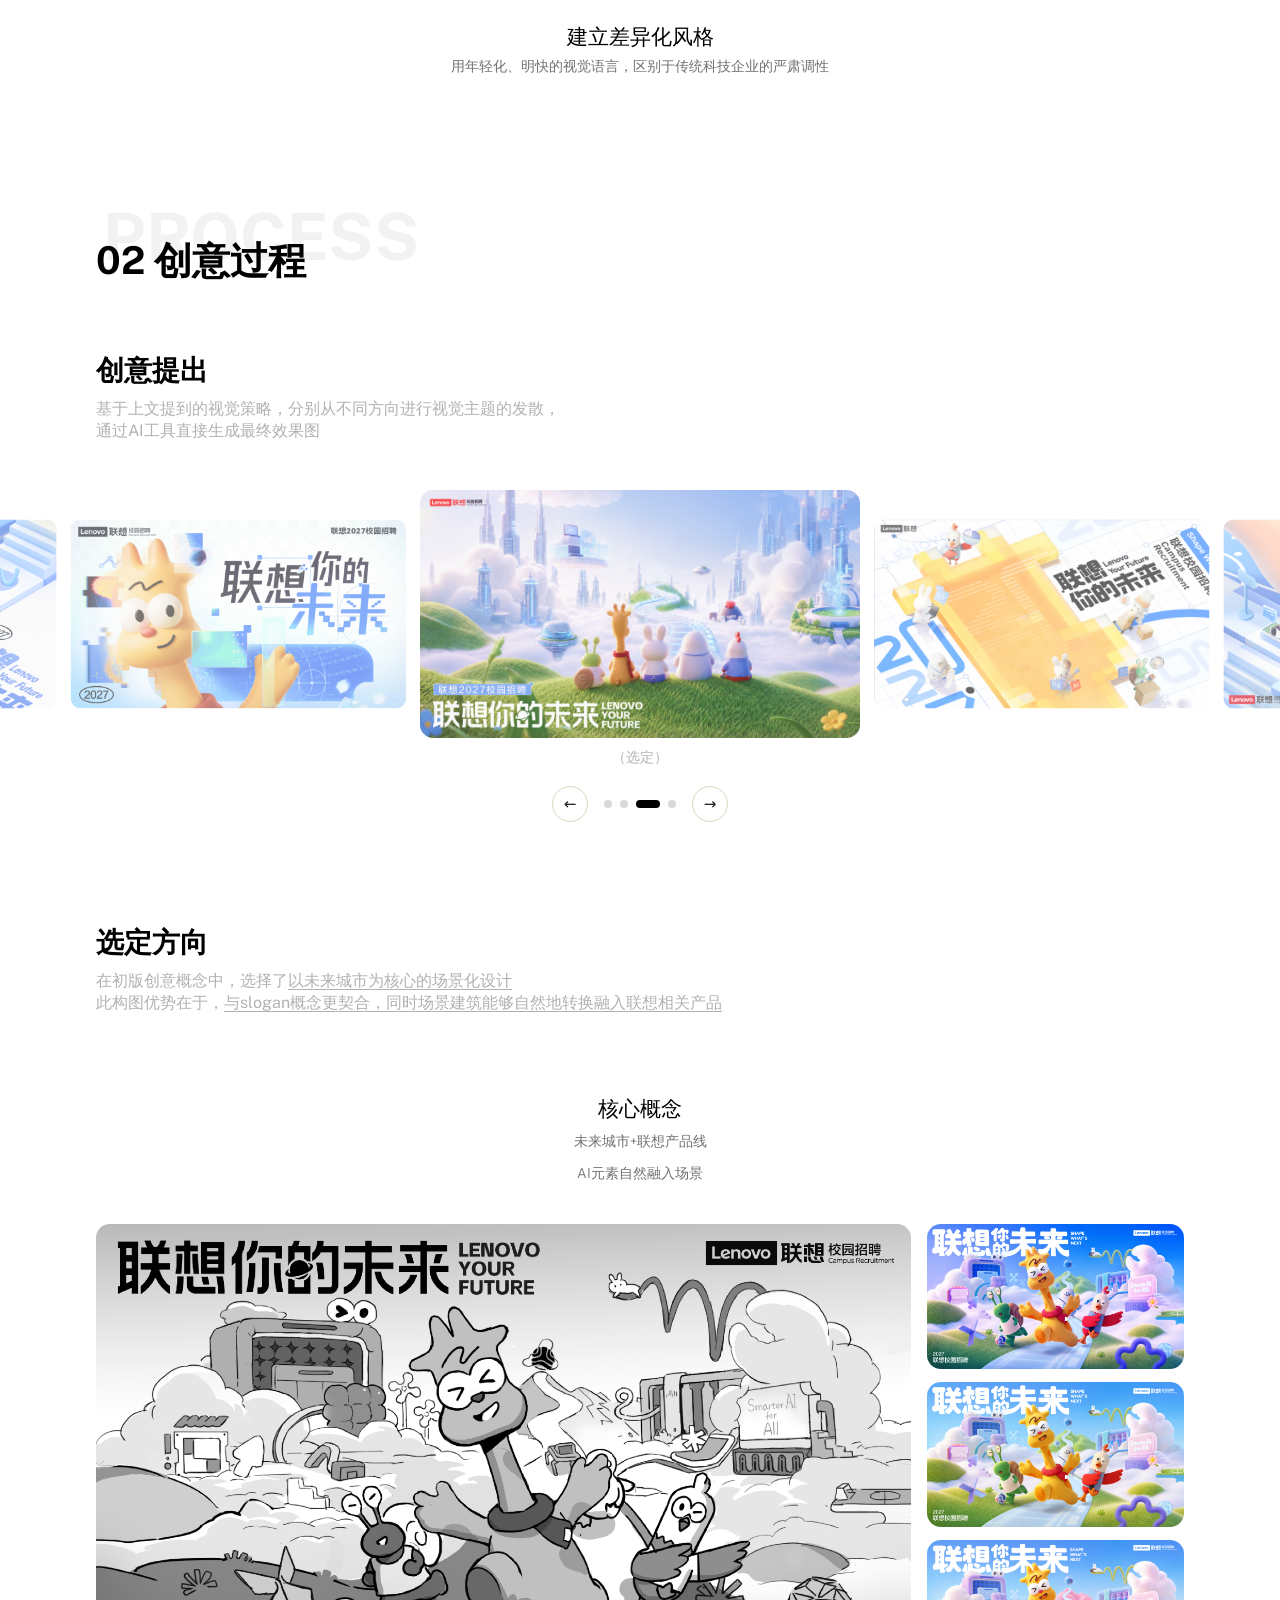
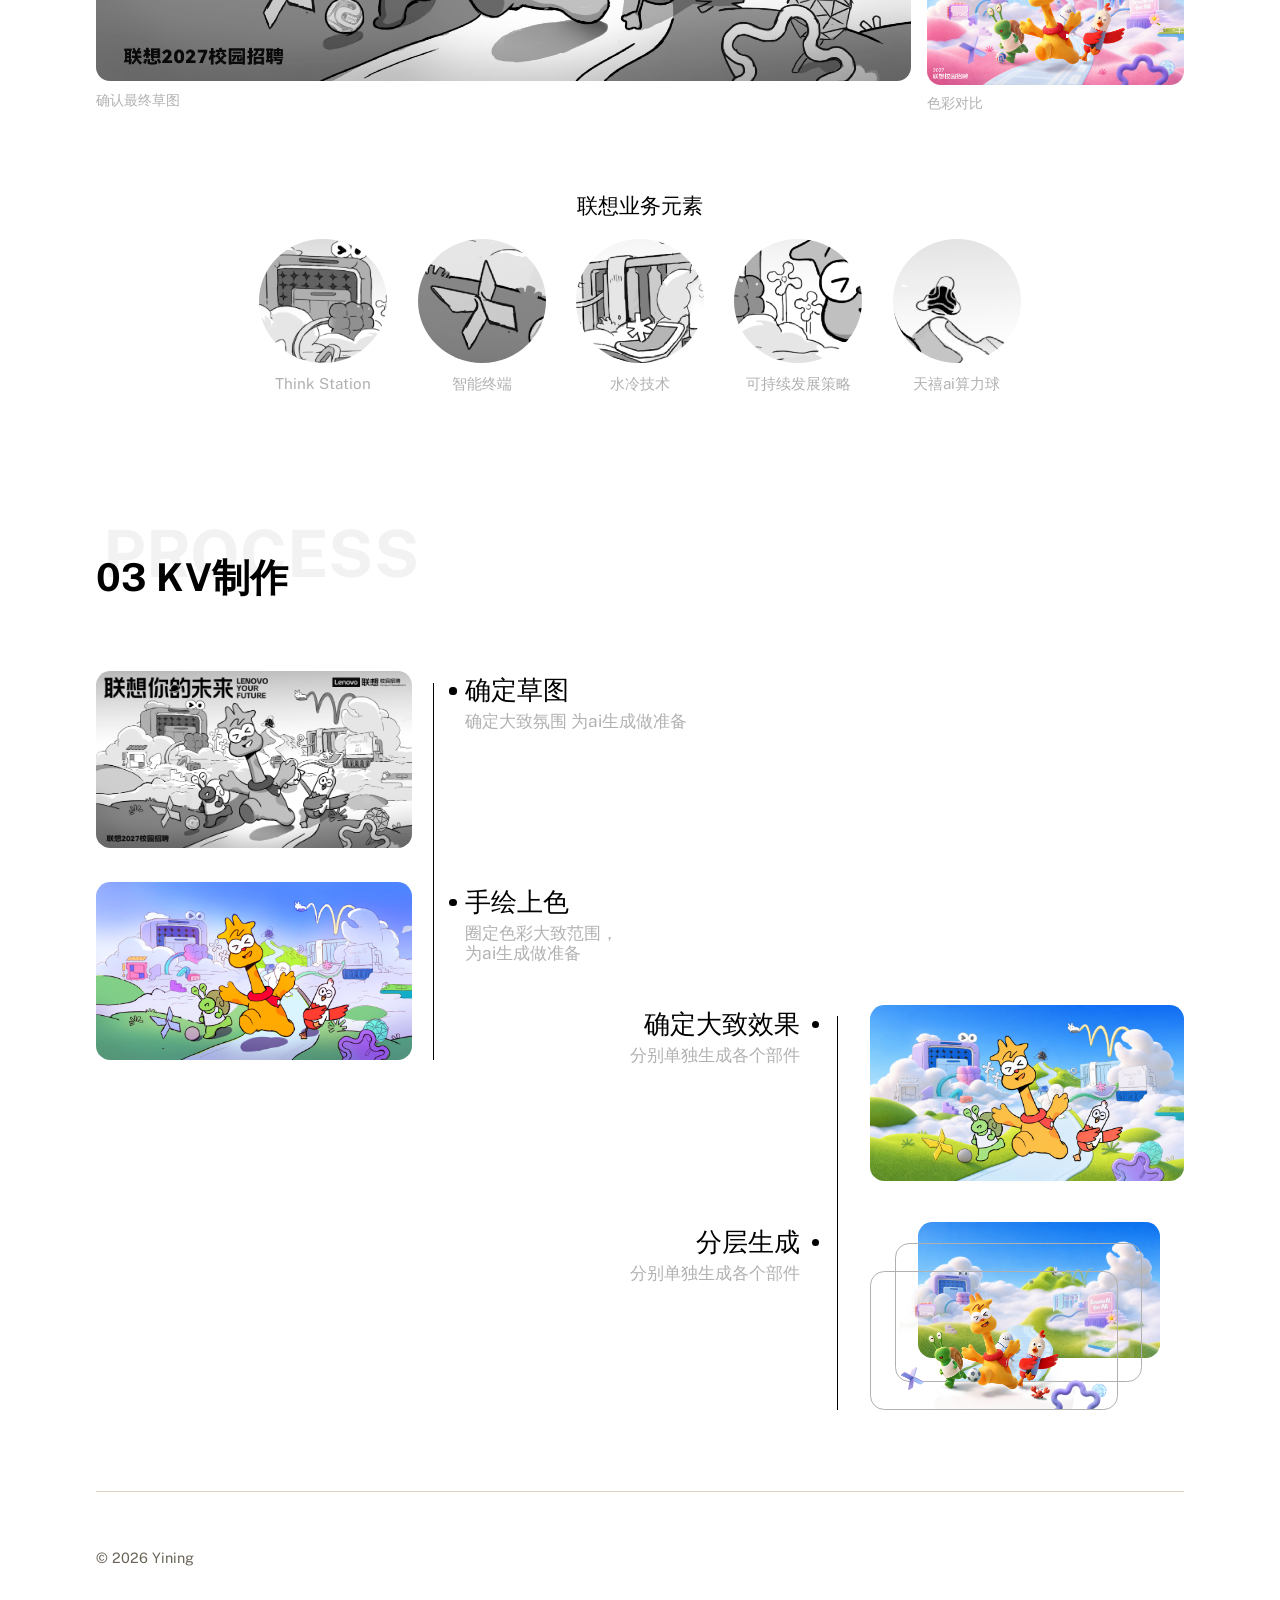
<file: projects/lenovo-campus-2027.html>
<!doctype html>
<html lang="zh-CN">
<head>
  <meta charset="utf-8">
  <meta name="viewport" content="width=device-width, initial-scale=1">
  <meta name="description" content="联想 2027 校园招聘主视觉设计：以「联想你的未来」为主题，用 IP 群像与联想产品搭建的未来城市发出校招邀请。">
  <meta name="theme-color" content="#ffffff">
  <meta property="og:title" content="联想 2027 校园招聘视觉设计 | Yining Portfolio">
  <meta property="og:description" content="以「联想你的未来」为主题的 2027 校招主视觉设计。">
  <meta property="og:type" content="article">
  <link rel="icon" type="image/svg+xml" href="../assets/images/favicon.svg">
  <link rel="preconnect" href="https://fonts.googleapis.com">
  <link rel="preconnect" href="https://fonts.gstatic.com" crossorigin>
  <link href="https://fonts.googleapis.com/css2?family=Fraunces:ital,wght@0,400;0,500;0,600;1,400&family=Syncopate:wght@700&family=Public+Sans:wght@400;500;600;700&display=swap" rel="stylesheet">
  <title>联想 2027 校园招聘视觉设计 | Yining Portfolio</title>
  <link rel="stylesheet" href="../assets/css/site.css?v=23">
</head>
<body data-base="../">
  <a class="skip-link" href="#main-content">跳到主要内容</a>
  <header class="site-header">
    <a class="site-name" href="../">Yining Portfolio</a>
    <nav aria-label="主要导航">
      <a href="../">Home</a>
      <a href="../aboutme/">About Me</a>
      <a aria-current="page" href="./">Projects</a>
      <a href="../artifacts/">Artifacts</a>
    </nav>
  </header>

  <main id="main-content">
    <article class="case">

      <!-- 首屏：标签胶囊 · 标题 · 项目信息，叠在左侧渐隐的主视觉上 -->
      <header class="case-header kv-header">
        <a class="back-link" href="./">Back to projects</a>
        <div class="kv">
          <figure class="kv-media">
            <img src="../assets/images/projects/lenovo-campus-2027/f91d2.png" alt="联想 2027 校招主视觉：长颈鹿、蜗牛、公鸡等 IP 角色在云端未来城市中踢着足球奔跑而来" width="1920" height="1080">
          </figure>
          <div class="kv-copy">
            <p class="kv-badge">
              <span class="kv-badge-label">Campaign Design</span>
              <span class="kv-badge-icon" aria-hidden="true">
                <img src="../assets/images/projects/lenovo-campus-2027/2cf1d.svg" alt="" width="47" height="47">
                <img class="kv-badge-arrow" src="../assets/images/projects/lenovo-campus-2027/c3144.svg" alt="" width="22" height="22">
              </span>
            </p>
            <p class="kv-eyebrow">Campus Recruitment</p>
            <h1>联想2027校园招聘<br>视觉设计</h1>
            <ul class="kv-meta" aria-label="项目信息">
              <li>2026</li>
              <li>联想招聘</li>
              <li>主视觉设计</li>
            </ul>
          </div>
        </div>
        <!-- tag 由 site.js 根据 assets/data/projects.js 中该项目的 tags 生成 -->
        <div class="case-tags" data-project-tags="lenovo-campus-2027"></div>
      </header>

      <!-- 01 设计主题：Slogan + 策略层，居中排布 -->
      <section class="kv-section" aria-labelledby="theme">
        <h2 class="kv-section-title" id="theme" data-ghost="Theme">01 设计主题</h2>

        <div class="kv-slogan">
          <p class="kv-label">Slogan</p>
          <p class="kv-slogan-text">“联想你的未来”</p>
          <span class="kv-slogan-line" aria-hidden="true"></span>
          <p>承接人工智能技术浪潮，传递联想"混合式AI"的技术转型形象</p>
          <p>延续校招IP资产，展现人才在联想开创未来的无限可能</p>
        </div>

        <div class="kv-strategy">
          <h3>策略层</h3>
          <dl>
            <div>
              <dt>IP矩阵叙事</dt>
              <dd>招聘IP联动各业务线IP形象，用群像替代单一角色</dd>
            </div>
            <div>
              <dt>AI元素融入校招视觉</dt>
              <dd>用联想产品搭建可进入的世界，<br>角色由远及近走来，营造校招邀请感</dd>
            </div>
            <div>
              <dt>建立差异化风格</dt>
              <dd>用年轻化、明快的视觉语言，区别于传统科技企业的严肃调性</dd>
            </div>
          </dl>
        </div>
      </section>

      <!-- 02 创意过程：创意提出 → 选定方向 → 核心概念 → 联想业务元素 -->
      <section class="kv-section" aria-labelledby="process">
        <h2 class="kv-section-title" id="process" data-ghost="Process">02 创意过程</h2>

        <div class="kv-block">
          <h3 class="kv-h3">创意提出</h3>
          <p class="kv-note">基于上文提到的视觉策略，分别从不同方向进行视觉主题的发散，<br>通过AI工具直接生成最终效果图</p>
        </div>

        <!-- 四个方向做成轮播：居中一张放大，自动播放；悬停 / 聚焦时暂停。
             没有脚本时退化为可横向滑动的一行。 -->
        <div class="kv-bleed">
          <div class="kv-carousel" data-carousel data-carousel-start="2" role="region" aria-roledescription="carousel" aria-label="四个创意方向">
            <div class="kv-carousel-track">
              <figure class="kv-slide" aria-roledescription="slide" aria-label="方向一">
                <img src="../assets/images/projects/lenovo-campus-2027/f161a.png" alt="方向一：等距视角的蓝色校园球场与 2027 字样" width="1024" height="578" loading="lazy">
              </figure>
              <figure class="kv-slide" aria-roledescription="slide" aria-label="方向二">
                <img src="../assets/images/projects/lenovo-campus-2027/a6e54.png" alt="方向二：像素故障风格的长颈鹿角色与「联想你的未来」标题" width="1024" height="576" loading="lazy">
              </figure>
              <figure class="kv-slide is-selected" aria-roledescription="slide" aria-label="方向三（选定）">
                <img src="../assets/images/projects/lenovo-campus-2027/57dd7.png" alt="方向三：IP 角色坐在草坡上眺望云端的未来城市" width="1024" height="576" loading="lazy">
                <figcaption>（选定）</figcaption>
              </figure>
              <figure class="kv-slide" aria-roledescription="slide" aria-label="方向四">
                <img src="../assets/images/projects/lenovo-campus-2027/10fac.png" alt="方向四：黄色像素路径上的 IP 角色与 2027 字样" width="1644" height="924" loading="lazy">
              </figure>
            </div>
            <div class="kv-carousel-controls" hidden>
              <button class="kv-carousel-btn" type="button" data-carousel-prev aria-label="上一张">←</button>
              <div class="kv-carousel-dots" data-carousel-dots></div>
              <button class="kv-carousel-btn" type="button" data-carousel-next aria-label="下一张">→</button>
            </div>
          </div>
        </div>

        <div class="kv-block">
          <h3 class="kv-h3">选定方向</h3>
          <p class="kv-note">在初版创意概念中，选择了<u>以未来城市为核心的场景化设计</u><br>此构图优势在于，<u>与slogan概念更契合，同时场景建筑能够自然地转换融入联想相关产品</u></p>
        </div>

        <div class="kv-centered">
          <h4 class="kv-h4">核心概念</h4>
          <p class="kv-sub">未来城市+联想产品线</p>
          <p class="kv-sub">AI元素自然融入场景</p>
        </div>

        <div class="kv-concept">
          <figure>
            <img src="../assets/images/projects/lenovo-campus-2027/b7d2d.png" alt="最终黑白草图：长颈鹿、蜗牛、公鸡等角色在云端城市中奔跑，左上为「联想你的未来」标题" width="1580" height="886" loading="lazy">
            <figcaption>确认最终草图</figcaption>
          </figure>
          <figure>
            <div class="kv-concept-stack">
              <img src="../assets/images/projects/lenovo-campus-2027/91324.png" alt="配色方案一：蓝紫色调" width="1920" height="1080" loading="lazy">
              <img src="../assets/images/projects/lenovo-campus-2027/843e0.png" alt="配色方案二：绿紫色调" width="1920" height="1080" loading="lazy">
              <img src="../assets/images/projects/lenovo-campus-2027/5520e.png" alt="配色方案三：粉紫色调" width="1920" height="1080" loading="lazy">
            </div>
            <figcaption>色彩对比</figcaption>
          </figure>
        </div>

        <div class="kv-centered">
          <h4 class="kv-h4">联想业务元素</h4>
        </div>
        <!-- 五个圆形局部都裁自同一张草图，用百分比定位还原稿中的取景 -->
        <ul class="kv-elements">
          <li><span class="kv-crop"><img src="../assets/images/projects/lenovo-campus-2027/b7d2d.png" alt="" width="1580" height="886" loading="lazy" style="width:458.43%;height:264.69%;left:-73.65%;top:-41.41%"></span>Think Station</li>
          <li><span class="kv-crop"><img src="../assets/images/projects/lenovo-campus-2027/b7d2d.png" alt="" width="1580" height="886" loading="lazy" style="width:688.56%;height:397.56%;left:-106.72%;top:-262.62%"></span>智能终端</li>
          <li><span class="kv-crop"><img src="../assets/images/projects/lenovo-campus-2027/b7d2d.png" alt="" width="1580" height="886" loading="lazy" style="width:688.56%;height:397.56%;left:-455.27%;top:-115.82%"></span>水冷技术</li>
          <li><span class="kv-crop"><img src="../assets/images/projects/lenovo-campus-2027/b7d2d.png" alt="" width="1580" height="886" loading="lazy" style="width:688.56%;height:397.56%;left:-221.55%;top:-110.45%"></span>可持续发展策略</li>
          <li><span class="kv-crop"><img src="../assets/images/projects/lenovo-campus-2027/b7d2d.png" alt="" width="1580" height="886" loading="lazy" style="width:794.44%;height:458.69%;left:-397.26%;top:-84.83%"></span>天禧ai算力球</li>
        </ul>
      </section>

      <!-- 03 KV制作：两段时间轴，左段图在左、右段图在右，按稿中错位排布 -->
      <section class="kv-section" aria-labelledby="making">
        <h2 class="kv-section-title" id="making" data-ghost="Process">03 KV制作</h2>

        <!-- 带 reveal / reveal-line 的元素在滚动进入视口时渐显（site.js） -->
        <div class="kv-flow">
          <ol class="kv-flow-a reveal-line">
            <li>
              <figure class="reveal"><img src="../assets/images/projects/lenovo-campus-2027/b7d2d.png" alt="确定草图：黑白线稿的 KV 构图" width="1580" height="886" loading="lazy"></figure>
              <div class="kv-step-text reveal">
                <h3 class="kv-step-title">确定草图</h3>
                <p>确定大致氛围 为ai生成做准备</p>
              </div>
            </li>
            <li>
              <figure class="reveal"><img src="../assets/images/projects/lenovo-campus-2027/a9d35.png" alt="手绘上色：在草图上铺出大致色彩的 KV" width="1920" height="1080" loading="lazy"></figure>
              <div class="kv-step-text reveal">
                <h3 class="kv-step-title">手绘上色</h3>
                <p>圈定色彩大致范围，<br>为ai生成做准备</p>
              </div>
            </li>
          </ol>
          <ol class="kv-flow-b reveal-line" start="3">
            <li>
              <div class="kv-step-text reveal">
                <h3 class="kv-step-title">确定大致效果</h3>
                <p>分别单独生成各个部件</p>
              </div>
              <figure class="reveal"><img src="../assets/images/projects/lenovo-campus-2027/157d5.png" alt="确定大致效果：AI 生成的立体质感 KV 初版" width="1920" height="1080" loading="lazy"></figure>
            </li>
            <li>
              <div class="kv-step-text reveal">
                <h3 class="kv-step-title">分层生成</h3>
                <p>分别单独生成各个部件</p>
              </div>
              <figure class="kv-layers reveal">
                <img src="../assets/images/projects/lenovo-campus-2027/2a900.png" alt="背景层：天空、云朵与城市建筑" width="2616" height="1464" loading="lazy">
                <img src="../assets/images/projects/lenovo-campus-2027/f224b.png" alt="中景层：场景道具与装饰元素" width="1920" height="1080" loading="lazy">
                <img src="../assets/images/projects/lenovo-campus-2027/2252c.png" alt="角色层：长颈鹿、蜗牛、公鸡等 IP 角色" width="1920" height="1080" loading="lazy">
              </figure>
            </li>
          </ol>
        </div>
      </section>

    </article>
  </main>

  <footer>
    <p>© <span data-current-year></span> Yining</p>
  </footer>
  <script src="../assets/data/projects.js?v=23"></script>
  <script src="../assets/js/site.js?v=23"></script>
</body>
</html>
</file>
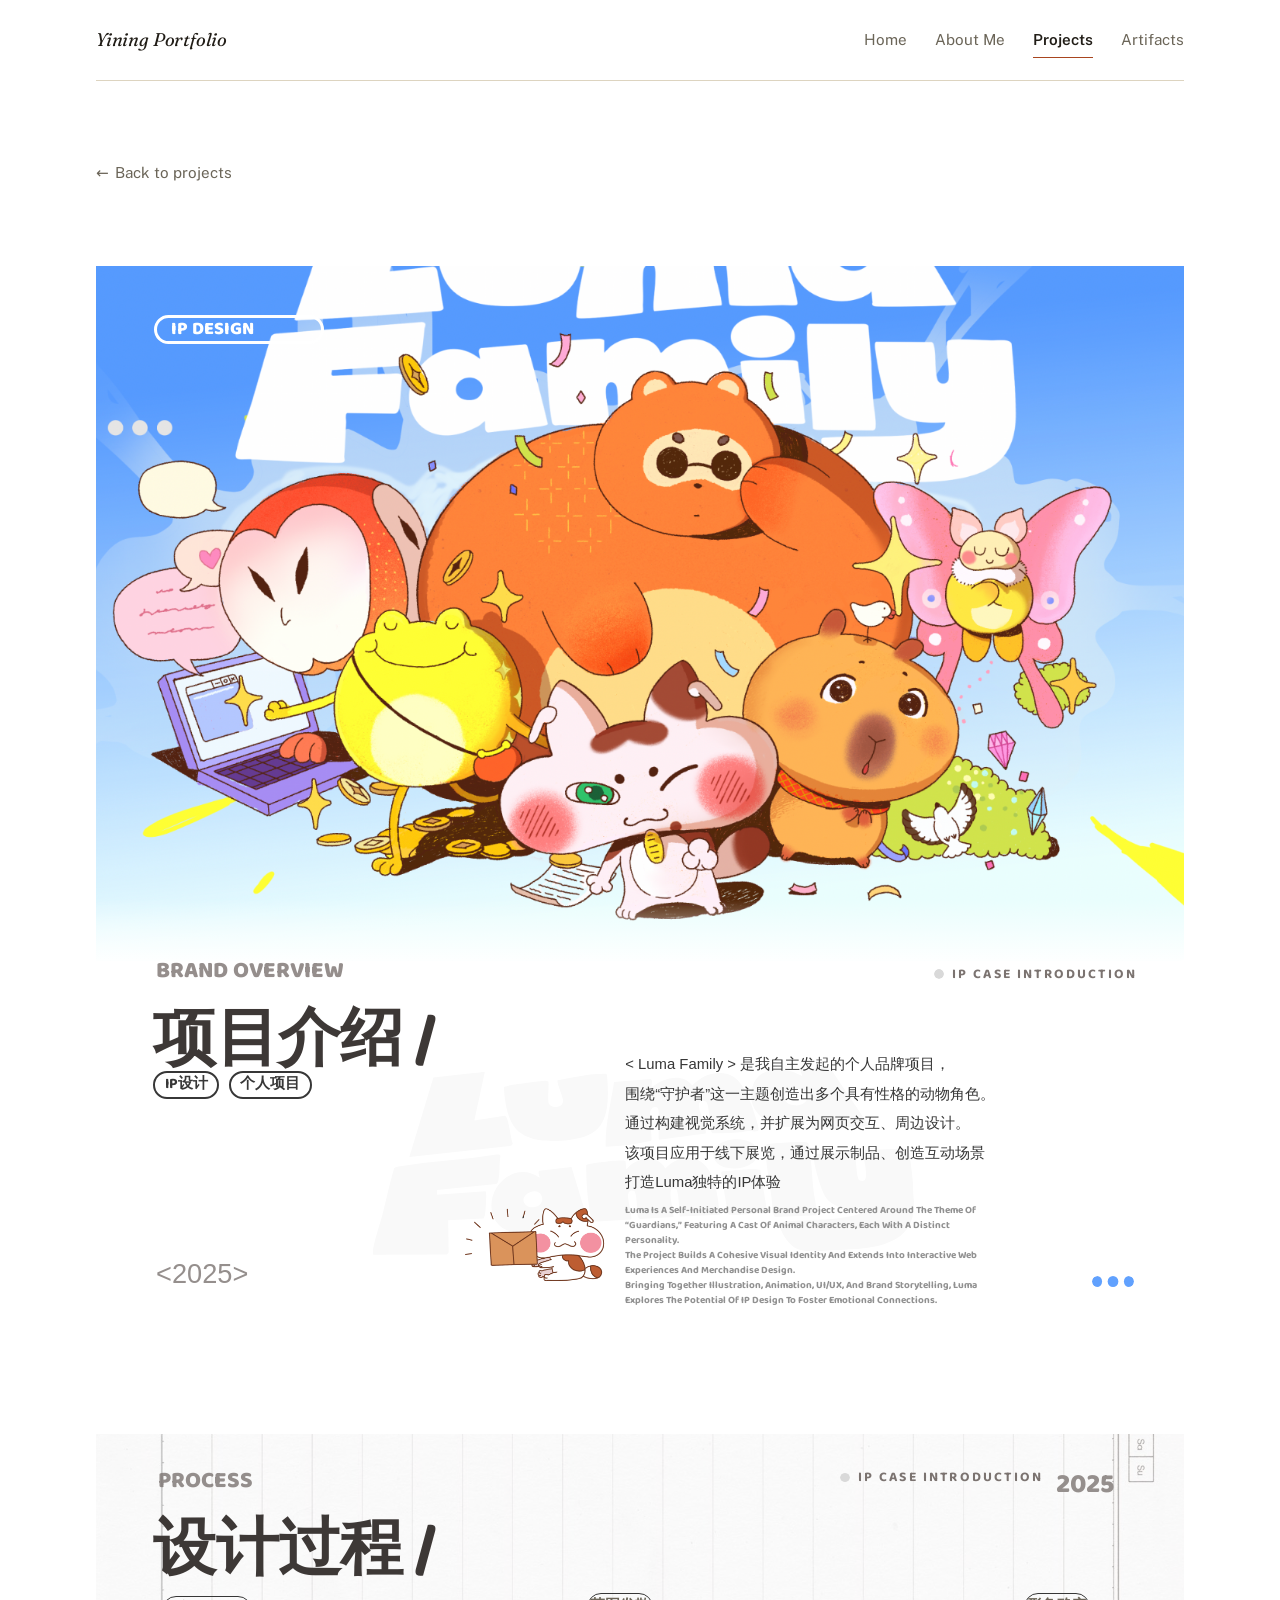
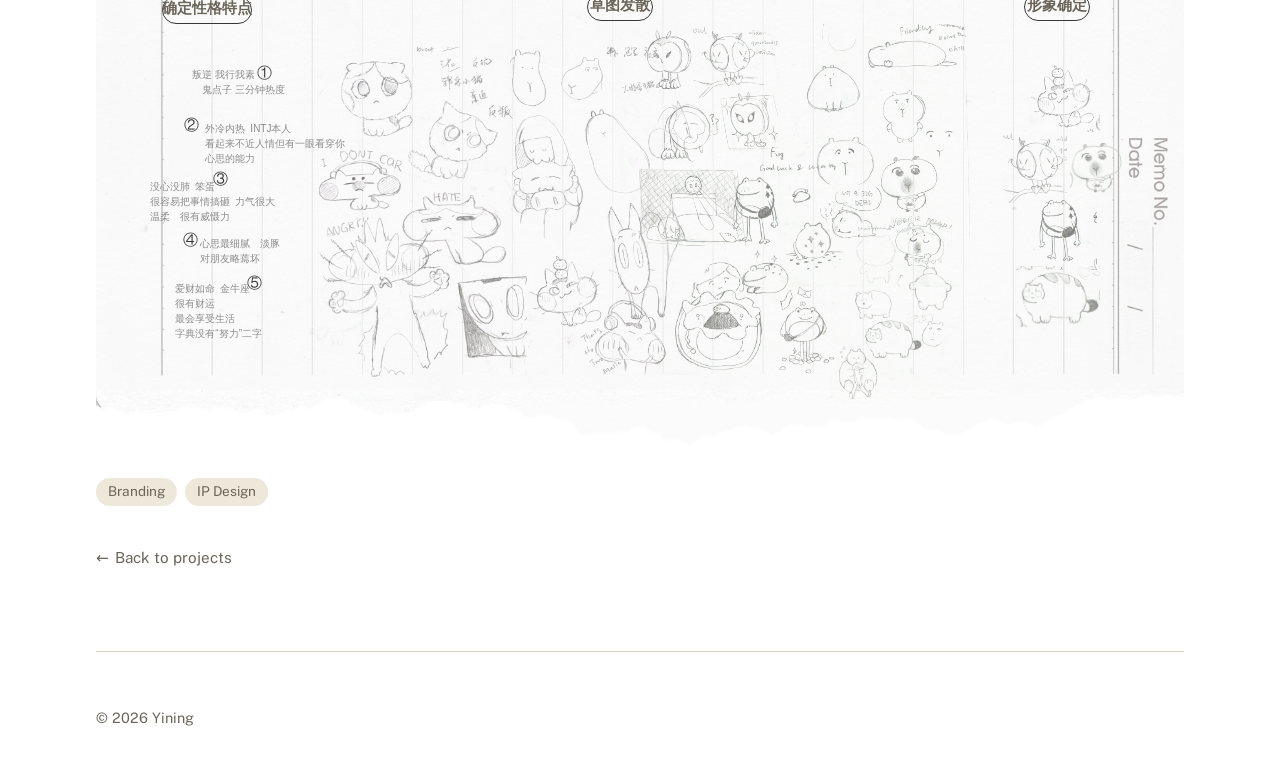
<file: projects/luma-family.html>
<!doctype html>
<html lang="zh-CN">
<head>
  <meta charset="utf-8">
  <meta name="viewport" content="width=device-width, initial-scale=1">
  <meta name="description" content="Luma Family：围绕「守护者」主题创造多个动物角色的个人品牌 IP 设计，延展到网页交互、周边与线下展览。">
  <meta name="theme-color" content="#ffffff">
  <meta property="og:title" content="Luma Family 个人 IP 设计 | Yining Portfolio">
  <meta property="og:description" content="以「守护者」为主题的个人品牌 IP 设计项目。">
  <meta property="og:type" content="article">
  <link rel="icon" type="image/svg+xml" href="../assets/images/favicon.svg">
  <link rel="preconnect" href="https://fonts.googleapis.com">
  <link rel="preconnect" href="https://fonts.gstatic.com" crossorigin>
  <link href="https://fonts.googleapis.com/css2?family=Fraunces:ital,wght@0,400;0,500;0,600;1,400&family=Baloo+2:wght@600;700;800&family=Public+Sans:wght@400;500;600;700&display=swap" rel="stylesheet">
  <title>Luma Family 个人 IP 设计 | Yining Portfolio</title>
  <link rel="stylesheet" href="../assets/css/site.css?v=23">
</head>
<body class="theme-luma" data-base="../">
  <a class="skip-link" href="#main-content">跳到主要内容</a>
  <header class="site-header">
    <a class="site-name" href="../">Yining Portfolio</a>
    <nav aria-label="主要导航">
      <a href="../">Home</a>
      <a href="../aboutme/">About Me</a>
      <a aria-current="page" href="./">Projects</a>
      <a href="../artifacts/">Artifacts</a>
    </nav>
  </header>

  <!--
    首屏取自 Figma「2026 / 1.luma」（1920 × 1920 画板）。
    宽屏（≥ 64rem）按画板比例排布：.luma-poster 是尺寸容器，
    子元素的位置和字号用 cqw 表示（画板 px ÷ 19.2），随宽度等比缩放。
    窄屏改为上下堆叠的阅读流。图片在 assets/images/projects/luma-family/。
  -->
  <main id="main-content">
    <article class="case">
      <a class="back-link" href="./">Back to projects</a>

      <div class="luma-bleed">
        <section class="luma-poster" aria-labelledby="luma-title">
          <h1 class="luma-sr" id="luma-title">Luma Family 个人 IP 设计</h1>

          <div class="luma-hero">
            <img class="luma-hero-art" src="../assets/images/projects/luma-family/hero-artwork.png" alt="Luma Family 角色群像：浣熊、猫头鹰、青蛙、花猫、水豚与蝴蝶围坐在一起，上方是 Luma Family 字标" width="1458" height="1026">
            <p class="luma-pill">IP Design</p>
          </div>

          <div class="luma-intro">
            <img class="luma-ghost" src="../assets/images/projects/luma-family/luma-family-wordmark.svg" alt="" width="959" height="342" aria-hidden="true">

            <p class="luma-overview">Brand Overview</p>
            <p class="luma-case-label">
              <img src="../assets/images/projects/luma-family/dot.svg" alt="" width="17" height="17">
              IP case introduction
            </p>
            <h2 class="luma-heading">项目介绍 /</h2>
            <ul class="luma-chips" aria-label="项目类型">
              <li>IP设计</li>
              <li>个人项目</li>
            </ul>

            <div class="luma-desc">
              <p>&lt; Luma Family &gt; 是我自主发起的个人品牌项目，<br>围绕“守护者”这一主题创造出多个具有性格的动物角色。<br>通过构建视觉系统，并扩展为网页交互、周边设计。<br>该项目应用于线下展览，通过展示制品、创造互动场景<br>打造Luma独特的IP体验</p>
            </div>
            <div class="luma-desc-en" lang="en">
              <p>Luma is a self-initiated personal brand project centered around the theme of “guardians,” featuring a cast of animal characters, each with a distinct personality.</p>
              <p>The project builds a cohesive visual identity and extends into interactive web experiences and merchandise design.</p>
              <p>Bringing together illustration, animation, UI/UX, and brand storytelling, Luma explores the potential of IP design to foster emotional connections.</p>
            </div>

            <div class="luma-cat" aria-hidden="true">
              <img src="../assets/images/projects/luma-family/cat-letter.png" alt="" width="2880" height="2664">
            </div>
            <p class="luma-year">&lt;2025&gt;</p>
            <img class="luma-dots" src="../assets/images/projects/luma-family/dots.svg" alt="" width="75" height="18" aria-hidden="true">
          </div>
        </section>
      </div>

      <!-- 02 设计过程：Figma「Slide 16:9 - 28」（1920 × 1080 画板），坐标同样写成 cqw -->
      <div class="luma-bleed">
        <section class="luma-process" aria-labelledby="luma-process-title">
          <div class="luma-board">
            <div class="luma-board-inner">
              <div class="luma-paper" aria-hidden="true"><img src="../assets/images/projects/luma-family/notebook-paper.jpg" alt="" width="1600" height="1600" loading="lazy"></div>
              <div class="luma-paper-veil" aria-hidden="true"></div>
              <div class="luma-sketches" role="img" aria-label="角色草图：从多个动物形象的铅笔草稿发散，到右侧最终确定的六个角色">
            <div class="luma-crop" style="--x:84.531cqw;--y:39.740cqw;--w:7.760cqw;--h:5.573cqw;--iw:195.24%;--ih:439.21%;--il:-48.46%;--it:-228.62%"><img src="../assets/images/projects/luma-family/sketch-4352.jpg" alt="" loading="lazy"></div>
            <div class="luma-crop" style="--x:83.333cqw;--y:27.396cqw;--w:5.885cqw;--h:6.510cqw;--iw:306.02%;--ih:407.02%;--il:-122.92%;--it:-2.35%"><img src="../assets/images/projects/luma-family/sketch-4354.jpg" alt="" loading="lazy"></div>
            <div class="luma-crop" style="--x:85.312cqw;--y:20.781cqw;--w:6.979cqw;--h:6.615cqw;--iw:247.39%;--ih:401.08%;--il:-33.06%;--it:-248.29%"><img src="../assets/images/projects/luma-family/sketch-4355.jpg" alt="" loading="lazy"></div>
            <div class="luma-crop luma-crop--round" style="--x:19.583cqw;--y:19.583cqw;--w:20.000cqw;--h:32.500cqw;--iw:136.57%;--ih:107.16%;--il:-13.83%;--it:-6.64%"><img src="../assets/images/projects/luma-family/sketch-4356.jpg" alt="" loading="lazy"></div>
            <div class="luma-crop" style="--x:38.034cqw;--y:19.584cqw;--w:18.192cqw;--h:30.104cqw;--iw:108.26%;--ih:100.52%;--il:-8.26%;--it:-0.26%"><img src="../assets/images/projects/luma-family/sketch-4355.jpg" alt="" loading="lazy"></div>
            <div class="luma-crop" style="--x:48.133cqw;--y:17.448cqw;--w:14.566cqw;--h:20.393cqw;--iw:119.82%;--ih:125.69%;--il:0%;--it:-0.14%"><img src="../assets/images/projects/luma-family/sketch-4354.jpg" alt="" loading="lazy"></div>
            <div class="luma-crop luma-crop--masked" style="--x:49.419cqw;--y:22.417cqw;--w:19.841cqw;--h:31.614cqw;--iw:100%;--ih:100%;--il:0%;--it:0%"><img src="../assets/images/projects/luma-family/sketch-4353.jpg" alt="" loading="lazy"></div>
            <div class="luma-crop" style="--x:62.699cqw;--y:17.448cqw;--w:17.674cqw;--h:24.212cqw;--iw:100.1%;--ih:110.44%;--il:-0.05%;--it:-10.44%"><img src="../assets/images/projects/luma-family/sketch-4350.jpg" alt="" loading="lazy"></div>
            <div class="luma-crop" style="--x:67.527cqw;--y:34.973cqw;--w:11.169cqw;--h:16.932cqw;--iw:99.7%;--ih:106.33%;--il:0.26%;--it:-0.26%"><img src="../assets/images/projects/luma-family/sketch-4352.jpg" alt="" loading="lazy"></div>
            <div class="luma-crop" style="--x:89.531cqw;--y:28.073cqw;--w:4.896cqw;--h:5.156cqw;--iw:316.81%;--ih:454.66%;--il:-165.06%;--it:-244%"><img src="../assets/images/projects/luma-family/sketch-4350.jpg" alt="" loading="lazy"></div>
            <div class="luma-crop" style="--x:86.562cqw;--y:33.229cqw;--w:5.417cqw;--h:6.875cqw;--iw:335%;--ih:421.09%;--il:-151.87%;--it:-115.6%"><img src="../assets/images/projects/luma-family/sketch-4353.jpg" alt="" loading="lazy"></div>
              </div>
              <p class="luma-step" style="--x:6.042cqw;--y:14.844cqw;--w:8.333cqw">确定性格特点</p>
              <p class="luma-step" style="--x:45.104cqw;--y:14.583cqw;--w:6.094cqw">草图发散</p>
              <p class="luma-step" style="--x:85.260cqw;--y:14.583cqw;--w:6.094cqw">形象确定</p>
            </div>
          </div>

          <p class="luma-overview luma-process-eyebrow">Process</p>
          <p class="luma-case-label luma-process-label">
            <img src="../assets/images/projects/luma-family/dot.svg" alt="" width="17" height="17">
            IP case introduction
          </p>
          <p class="luma-process-year">2025</p>
          <h2 class="luma-heading luma-process-title" id="luma-process-title">设计过程 /</h2>

          <h3 class="luma-sr">确定性格特点</h3>
          <ol class="luma-traits">
          <li style="--nx:14.792cqw;--ny:20.781cqw;--tx:8.802cqw;--ty:21.406cqw"><span class="luma-trait-num" aria-hidden="true">①</span><p>叛逆 我行我素<br>&emsp;鬼点子 三分钟热度</p></li>
          <li style="--nx:8.073cqw;--ny:25.573cqw;--tx:10.052cqw;--ty:26.406cqw"><span class="luma-trait-num" aria-hidden="true">②</span><p>外冷内热&ensp;INTJ本人<br>看起来不近人情但有一眼看穿你<br>心思的能力</p></li>
          <li style="--nx:10.729cqw;--ny:30.469cqw;--tx:5.000cqw;--ty:31.719cqw"><span class="luma-trait-num" aria-hidden="true">③</span><p>没心没肺&ensp;笨蛋<br>很容易把事情搞砸&ensp;力气很大<br>温柔&emsp;很有威慑力</p></li>
          <li style="--nx:8.021cqw;--ny:36.146cqw;--tx:9.531cqw;--ty:36.927cqw"><span class="luma-trait-num" aria-hidden="true">④</span><p>心思最细腻&emsp;淡豚<br>对朋友略蔫坏</p></li>
          <li style="--nx:13.854cqw;--ny:40.052cqw;--tx:7.292cqw;--ty:41.042cqw"><span class="luma-trait-num" aria-hidden="true">⑤</span><p>爱财如命&ensp;金牛座<br>很有财运<br>最会享受生活<br>字典没有“努力”二字</p></li>
          </ol>
        </section>
      </div>

      <div class="luma-foot">
        <!-- tag 由 site.js 根据 assets/data/projects.js 中该项目的 tags 生成 -->
        <div class="case-tags" data-project-tags="luma-family"></div>
        <a class="back-link" href="./">Back to projects</a>
      </div>
    </article>
  </main>

  <footer>
    <p>© <span data-current-year></span> Yining</p>
  </footer>
  <script src="../assets/data/projects.js?v=23"></script>
  <script src="../assets/js/site.js?v=23"></script>
</body>
</html>
</file>
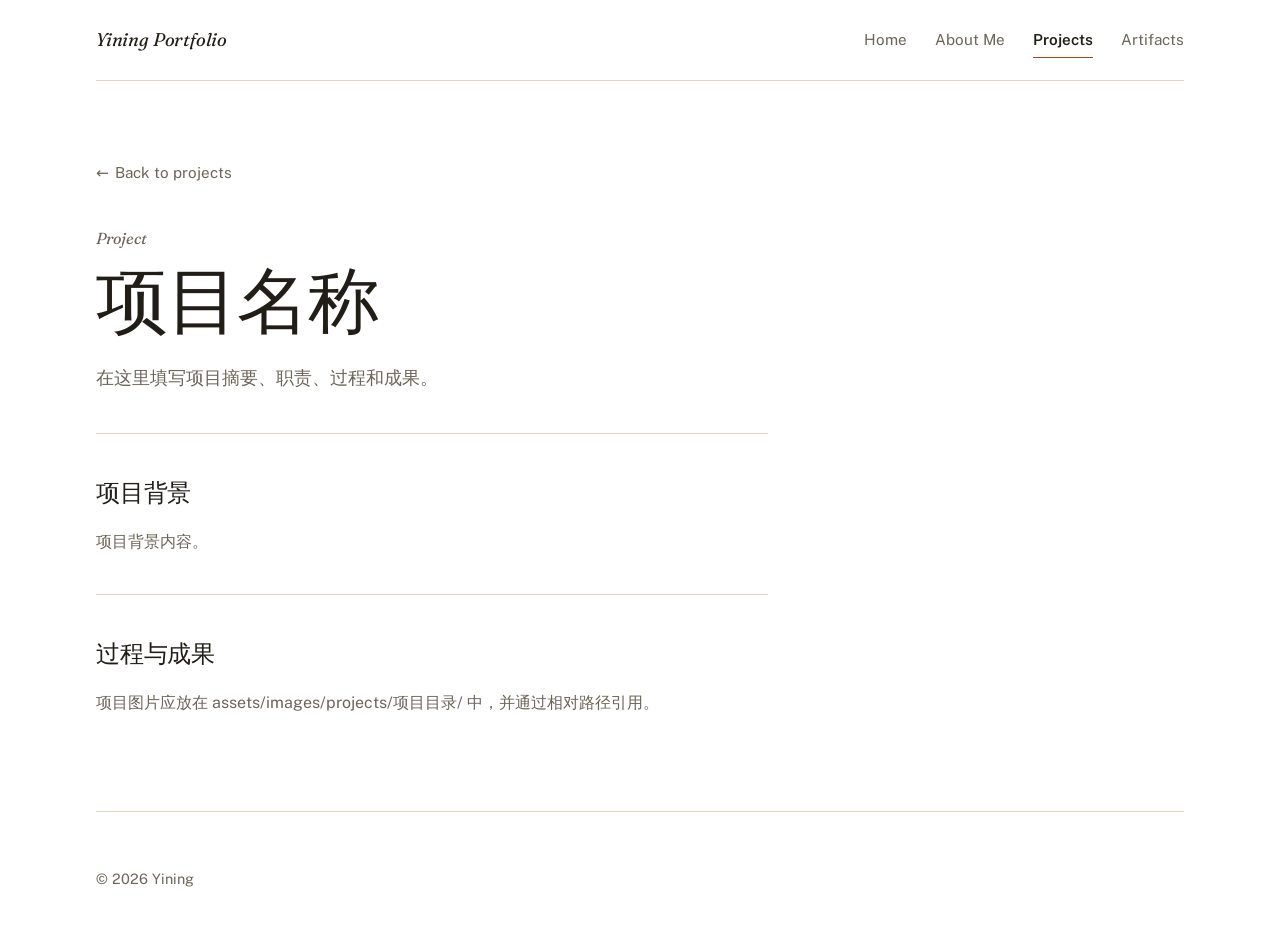
<file: projects/project-template.html>
<!doctype html>
<html lang="zh-CN">
<head>
  <meta charset="utf-8">
  <meta name="viewport" content="width=device-width, initial-scale=1">
  <meta name="description" content="项目名称与简介">
  <meta name="theme-color" content="#ffffff">
  <link rel="icon" type="image/svg+xml" href="../assets/images/favicon.svg">
  <link rel="preconnect" href="https://fonts.googleapis.com">
  <link rel="preconnect" href="https://fonts.gstatic.com" crossorigin>
  <link href="https://fonts.googleapis.com/css2?family=Fraunces:ital,wght@0,400;0,500;0,600;1,400&family=Public+Sans:wght@400;500;600;700&display=swap" rel="stylesheet">
  <title>Project Template | Yining Portfolio</title>
  <link rel="stylesheet" href="../assets/css/site.css?v=23">
</head>
<body>
  <a class="skip-link" href="#main-content">跳到主要内容</a>
  <header class="site-header">
    <a class="site-name" href="../">Yining Portfolio</a>
    <nav aria-label="主要导航">
      <a href="../">Home</a>
      <a href="../aboutme/">About Me</a>
      <a aria-current="page" href="./">Projects</a>
      <a href="../artifacts/">Artifacts</a>
    </nav>
  </header>

  <main id="main-content">
    <article>
      <a class="back-link" href="./">Back to projects</a>
      <p class="kicker">Project</p>
      <h1>项目名称</h1>
      <p class="lead">在这里填写项目摘要、职责、过程和成果。</p>

      <section>
        <h2>项目背景</h2>
        <p>项目背景内容。</p>
      </section>

      <section>
        <h2>过程与成果</h2>
        <p>项目图片应放在 assets/images/projects/项目目录/ 中，并通过相对路径引用。</p>
        <!-- 示例：<img src="../assets/images/projects/project-template/cover.jpg" alt="项目封面"> -->
      </section>
    </article>
  </main>

  <footer>
    <p>© <span data-current-year></span> Yining</p>
  </footer>
  <script src="../assets/js/site.js?v=23"></script>
</body>
</html>
</file>
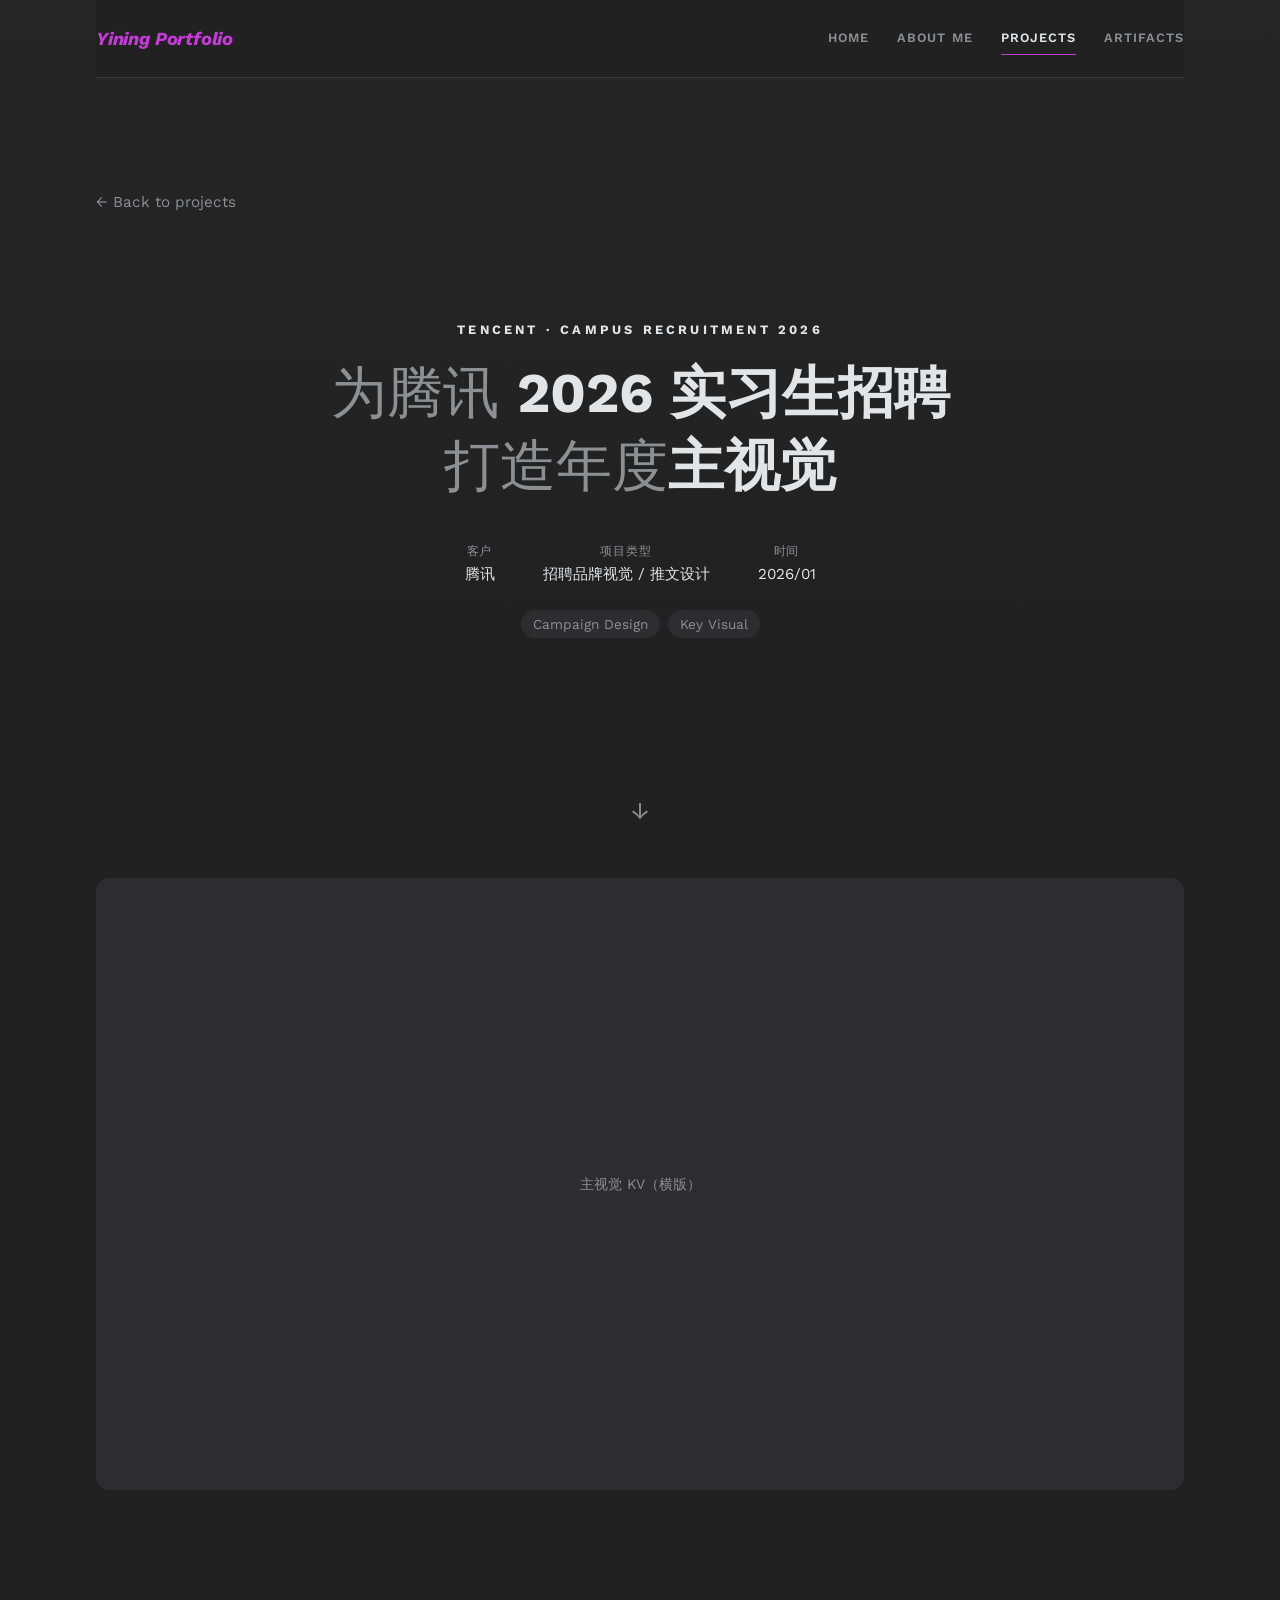
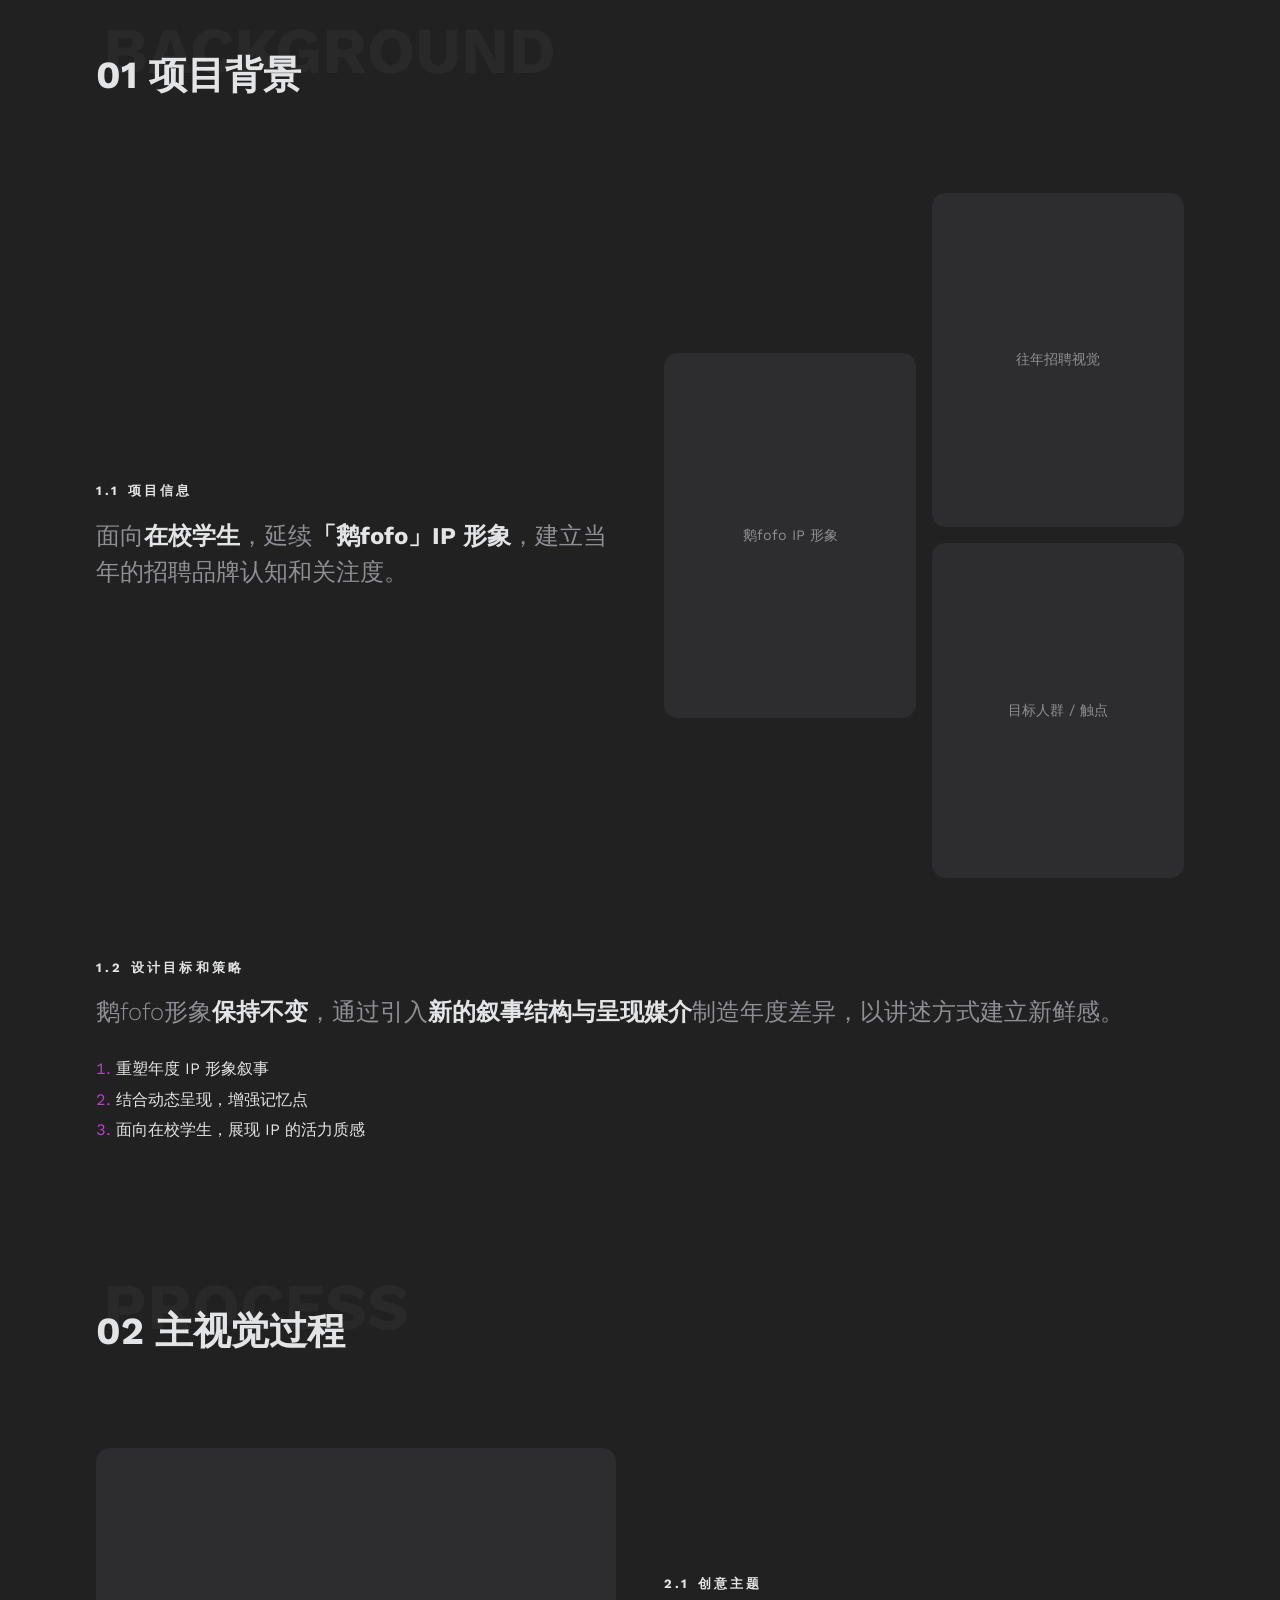
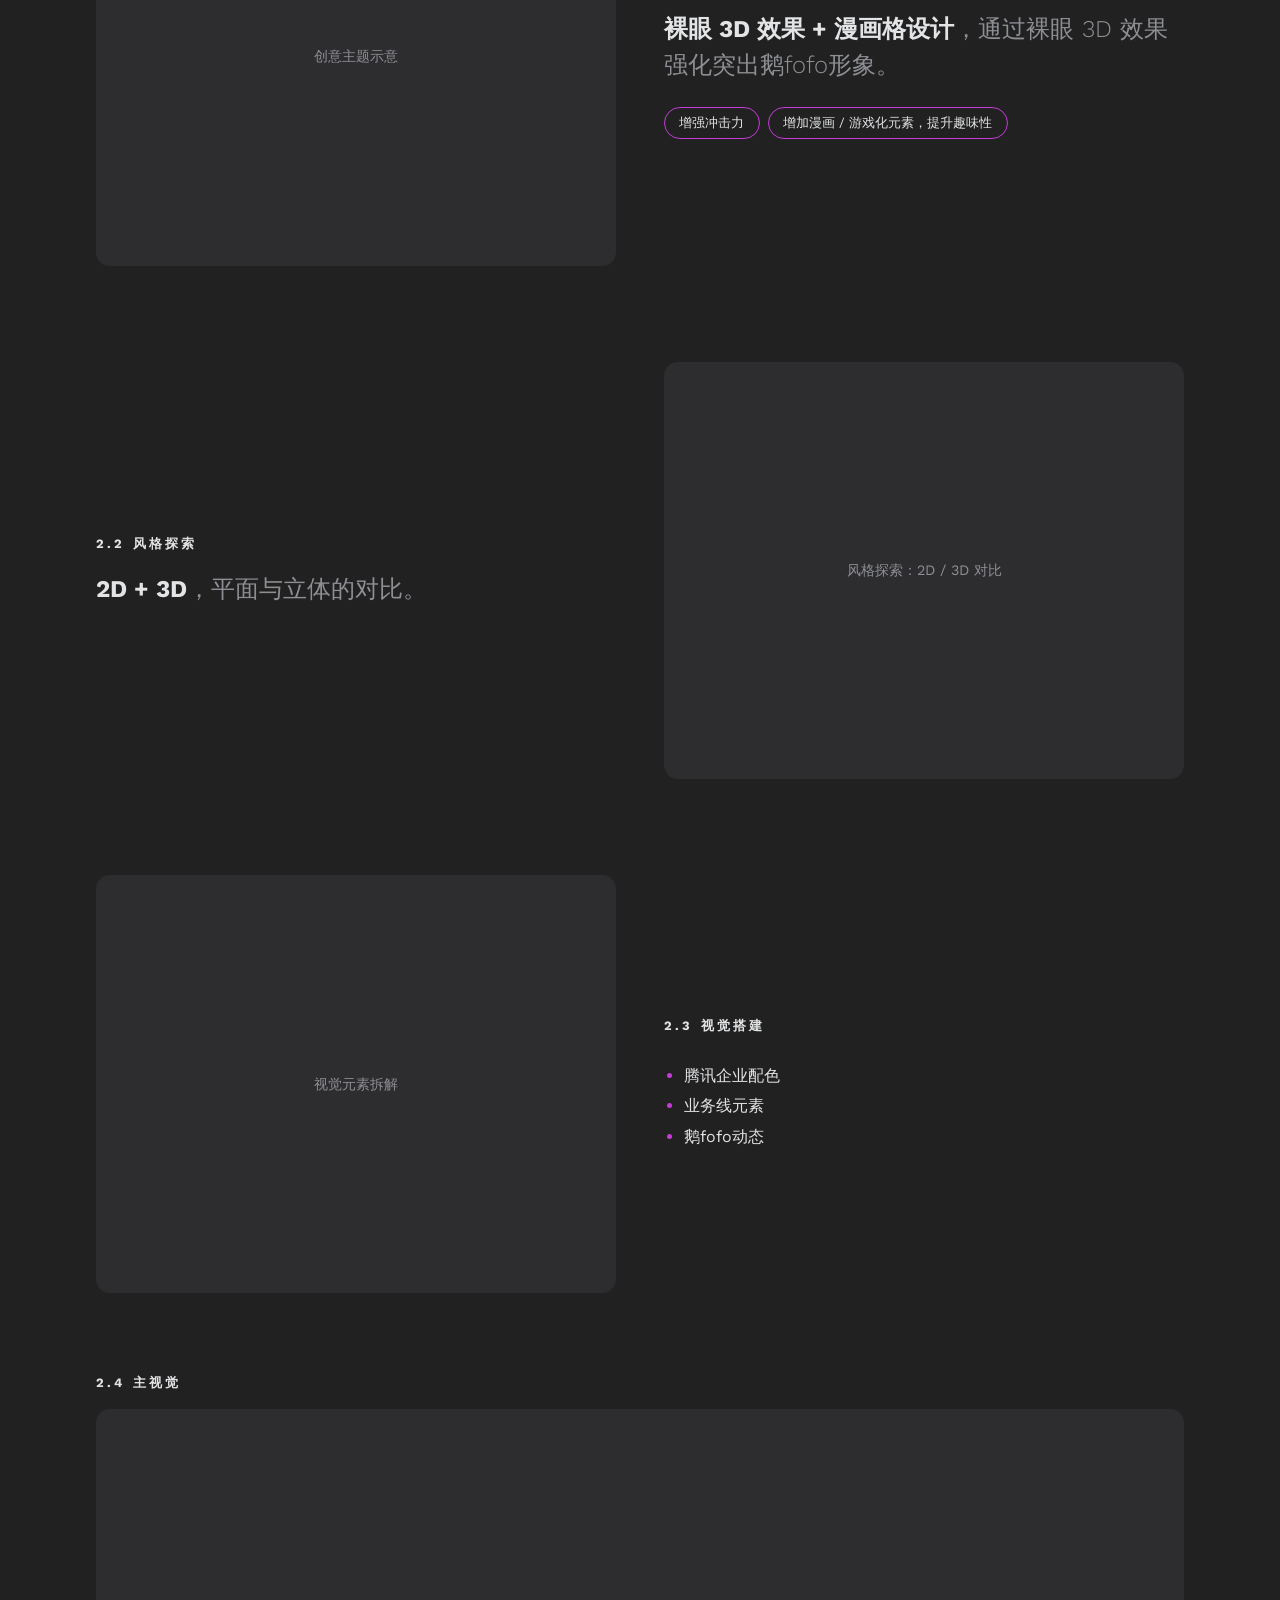
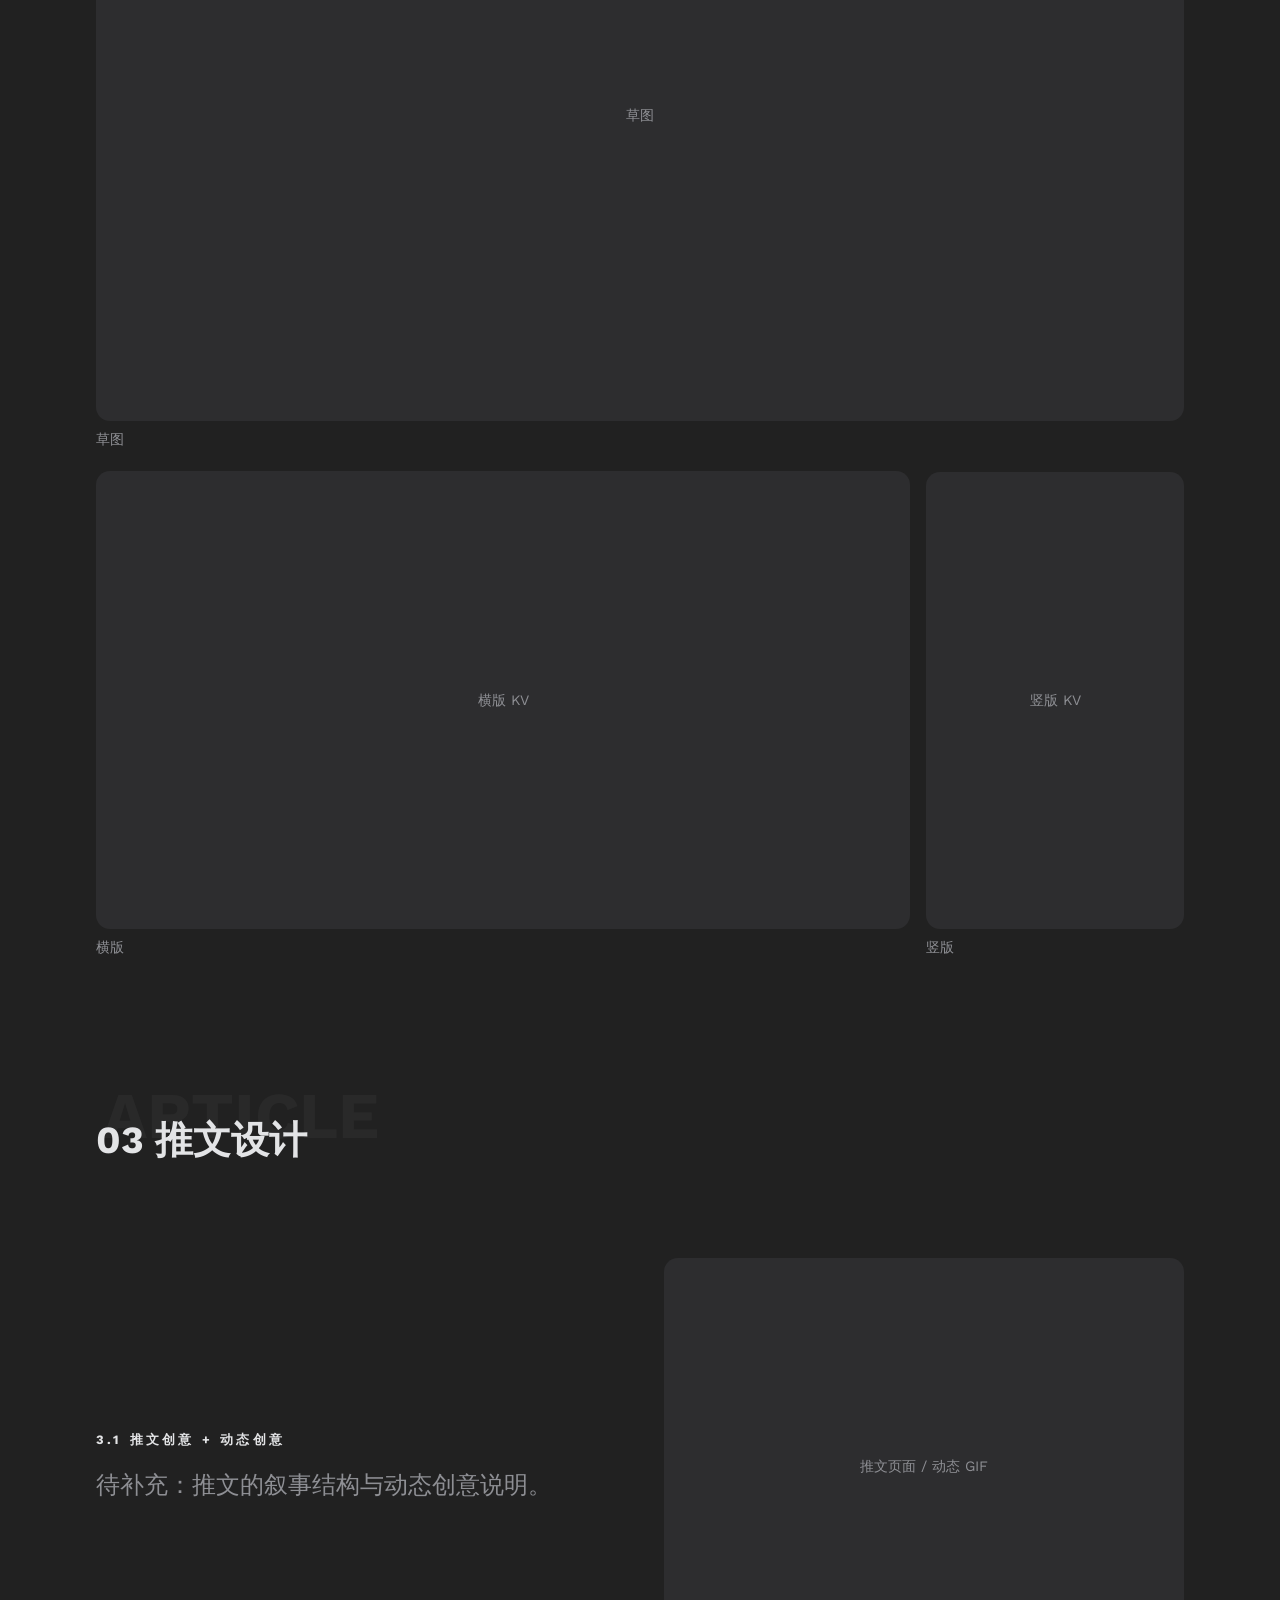
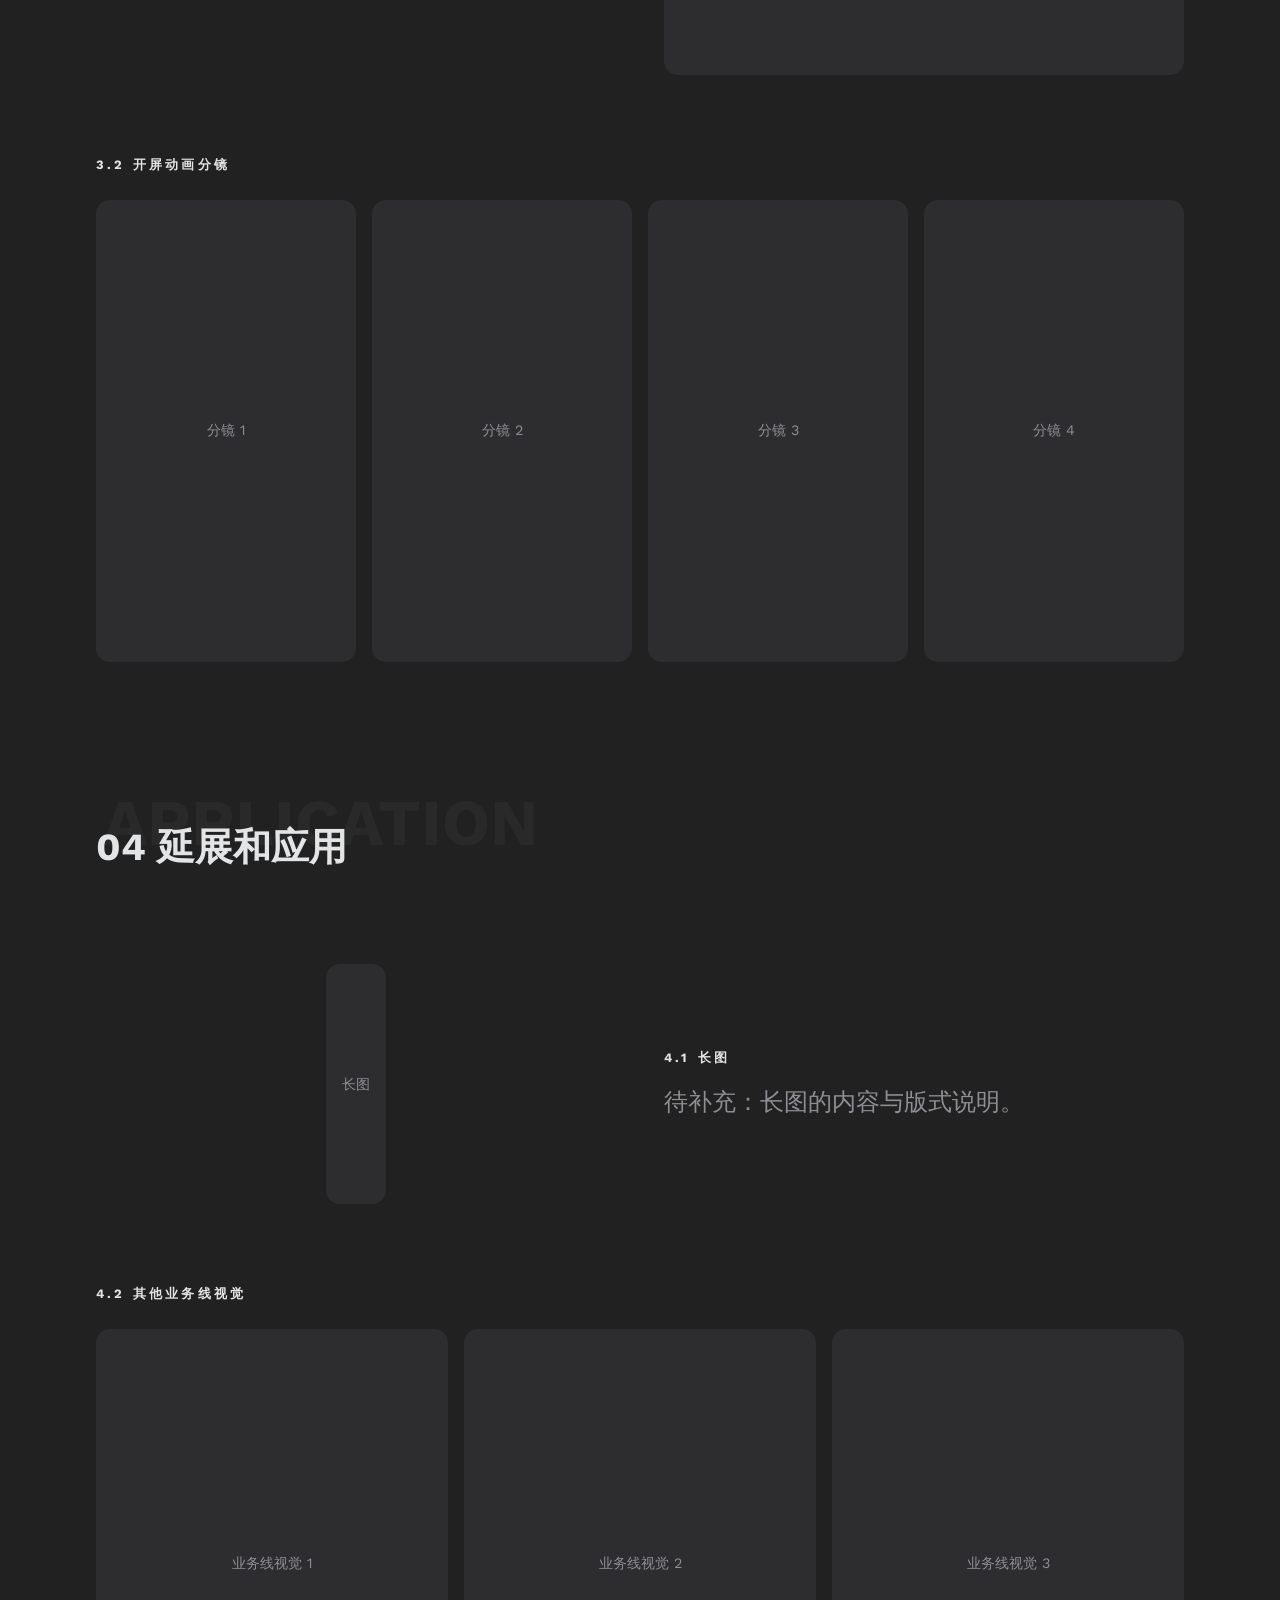
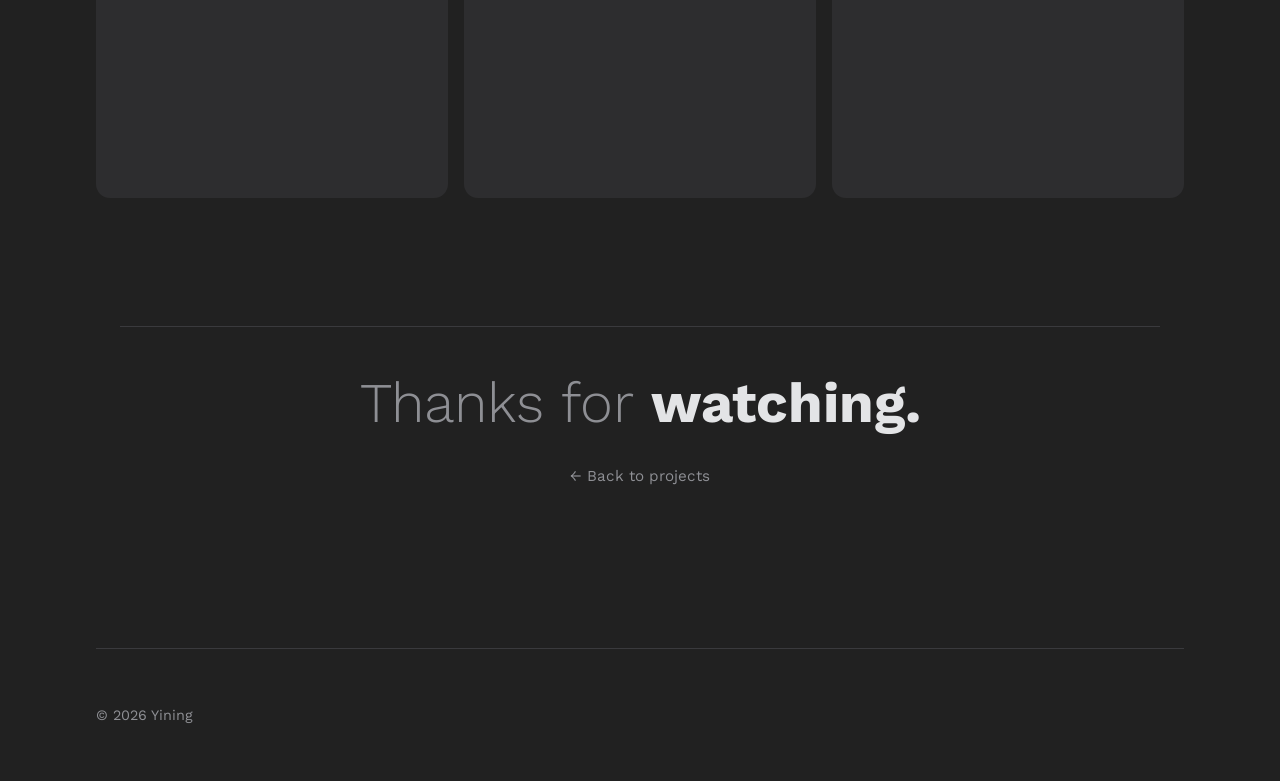
<file: projects/tencent-intern-2026.html>
<!doctype html>
<html lang="zh-CN">
<head>
  <meta charset="utf-8">
  <meta name="viewport" content="width=device-width, initial-scale=1">
  <meta name="description" content="腾讯 2026 实习生招聘年度主视觉：延续鹅fofo IP，以裸眼 3D 与漫画格叙事建立当年的招聘品牌认知。">
  <meta name="theme-color" content="#212121">
  <meta property="og:title" content="腾讯 2026 实习招聘 KV | Yining Portfolio">
  <meta property="og:description" content="延续鹅fofo IP 的腾讯 2026 实习招聘主视觉、推文与延展设计。">
  <meta property="og:type" content="article">
  <link rel="icon" type="image/svg+xml" href="../assets/images/favicon.svg">
  <link rel="preconnect" href="https://fonts.googleapis.com">
  <link rel="preconnect" href="https://fonts.gstatic.com" crossorigin>
  <link href="https://fonts.googleapis.com/css2?family=Fraunces:ital,wght@0,400;0,500;0,600;1,400&family=Syncopate:wght@700&family=Work+Sans:wght@300;400;600;700&family=Public+Sans:wght@300;400;500;600;700&display=swap" rel="stylesheet">
  <title>腾讯 2026 实习招聘 KV | Yining Portfolio</title>
  <link rel="stylesheet" href="../assets/css/site.css?v=23">
</head>
<body class="theme-ff" data-base="../">
  <a class="skip-link" href="#main-content">跳到主要内容</a>
  <header class="site-header">
    <a class="site-name" href="../">Yining Portfolio</a>
    <nav aria-label="主要导航">
      <a href="../">Home</a>
      <a href="../aboutme/">About Me</a>
      <a aria-current="page" href="./">Projects</a>
      <a href="../artifacts/">Artifacts</a>
    </nav>
  </header>

  <!--
    版式取自 Figma「Portfolio (Community)」模板：
      Home        → .ff-hero      居中大字陈述（细体 + 粗体强调）+ 向下箭头
      Work Card   → .ff-row       图文左右交替：小号大写标签 / 陈述 / 类型行
      About Me    → .ff-collage   左侧文字 + 右侧错位双列图片
      Get in Touch→ .ff-closing   居中收尾
    图片位用 .ff-ph 占位，替换时把 <div class="ff-ph"> 换成 <img>，
    图片放在 assets/images/projects/tencent-intern-2026/。
  -->
  <main id="main-content">
    <article class="case">

      <!-- 首屏：Figma Home -->
      <header class="ff-hero">
        <a class="back-link" href="./">Back to projects</a>
        <p class="ff-label">Tencent · Campus Recruitment 2026</p>
        <h1 class="ff-statement">为腾讯 <strong>2026 实习生招聘</strong><br>打造年度<strong>主视觉</strong></h1>
        <ul class="ff-meta" aria-label="项目信息">
          <li><span>客户</span>腾讯</li>
          <li><span>项目类型</span>招聘品牌视觉 / 推文设计</li>
          <li><span>时间</span>2026/01</li>
        </ul>
        <div class="case-tags" data-project-tags="tencent-intern-2026"></div>
        <a class="ff-scroll" href="#background" aria-label="向下阅读">↓</a>
      </header>

      <figure class="ff-kv">
        <div class="ff-ph" style="--ratio: 16 / 9">主视觉 KV（横版）</div>
      </figure>

      <!-- 1.0 项目背景 -->
      <section class="kv-section" aria-labelledby="background">
        <h2 class="kv-section-title" id="background" data-ghost="Background">01 项目背景</h2>

        <!-- 1.1 项目信息：Figma About Me 版式 -->
        <div class="ff-collage">
          <div class="ff-collage-text">
            <p class="ff-label">1.1 项目信息</p>
            <p class="ff-lead">面向<strong>在校学生</strong>，延续<strong>「鹅fofo」IP 形象</strong>，建立当年的招聘品牌认知和关注度。</p>
          </div>
          <div class="ff-collage-media">
            <div class="ff-ph" style="--ratio: 282 / 408">鹅fofo IP 形象</div>
            <div class="ff-collage-col">
              <div class="ff-ph" style="--ratio: 282 / 374">往年招聘视觉</div>
              <div class="ff-ph" style="--ratio: 282 / 375">目标人群 / 触点</div>
            </div>
          </div>
        </div>

        <!-- 1.2 设计目标和策略 -->
        <div class="ff-block">
          <p class="ff-label">1.2 设计目标和策略</p>
          <p class="ff-lead">鹅fofo形象<strong>保持不变</strong>，通过引入<strong>新的叙事结构与呈现媒介</strong>制造年度差异，以讲述方式建立新鲜感。</p>
          <ol class="ff-points">
            <li>重塑年度 IP 形象叙事</li>
            <li>结合动态呈现，增强记忆点</li>
            <li>面向在校学生，展现 IP 的活力质感</li>
          </ol>
        </div>
      </section>

      <!-- 2.0 主视觉过程：Figma Work Card 图文交替 -->
      <section class="kv-section" aria-labelledby="process">
        <h2 class="kv-section-title" id="process" data-ghost="Process">02 主视觉过程</h2>

        <div class="ff-row">
          <div class="ff-ph" style="--ratio: 1220 / 980">创意主题示意</div>
          <div class="ff-row-text">
            <p class="ff-label">2.1 创意主题</p>
            <p class="ff-lead"><strong>裸眼 3D 效果 + 漫画格设计</strong>，通过裸眼 3D 效果强化突出鹅fofo形象。</p>
            <ul class="ff-tags-inline">
              <li>增强冲击力</li>
              <li>增加漫画 / 游戏化元素，提升趣味性</li>
            </ul>
          </div>
        </div>

        <div class="ff-row ff-row--flip">
          <div class="ff-ph" style="--ratio: 1220 / 980">风格探索：2D / 3D 对比</div>
          <div class="ff-row-text">
            <p class="ff-label">2.2 风格探索</p>
            <p class="ff-lead"><strong>2D + 3D</strong>，平面与立体的对比。</p>
          </div>
        </div>

        <div class="ff-row">
          <div class="ff-ph" style="--ratio: 1220 / 980">视觉元素拆解</div>
          <div class="ff-row-text">
            <p class="ff-label">2.3 视觉搭建</p>
            <ul class="ff-points">
              <li>腾讯企业配色</li>
              <li>业务线元素</li>
              <li>鹅fofo动态</li>
            </ul>
          </div>
        </div>

        <!-- 2.4 主视觉：草图 → 横版 + 竖版 -->
        <div class="ff-block">
          <p class="ff-label">2.4 主视觉</p>
          <figure class="ff-figure">
            <div class="ff-ph" style="--ratio: 16 / 9">草图</div>
            <figcaption>草图</figcaption>
          </figure>
          <div class="ff-kv-pair">
            <figure>
              <div class="ff-ph" style="--ratio: 16 / 9">横版 KV</div>
              <figcaption>横版</figcaption>
            </figure>
            <figure>
              <div class="ff-ph" style="--ratio: 9 / 16">竖版 KV</div>
              <figcaption>竖版</figcaption>
            </figure>
          </div>
        </div>
      </section>

      <!-- 3.0 推文设计 -->
      <section class="kv-section" aria-labelledby="article">
        <h2 class="kv-section-title" id="article" data-ghost="Article">03 推文设计</h2>

        <div class="ff-row ff-row--flip">
          <div class="ff-ph" style="--ratio: 1220 / 980">推文页面 / 动态 GIF</div>
          <div class="ff-row-text">
            <p class="ff-label">3.1 推文创意 + 动态创意</p>
            <p class="ff-lead">待补充：推文的叙事结构与动态创意说明。</p>
          </div>
        </div>

        <div class="ff-block">
          <p class="ff-label">3.2 开屏动画分镜</p>
          <ol class="ff-storyboard">
            <li><div class="ff-ph" style="--ratio: 9 / 16">分镜 1</div></li>
            <li><div class="ff-ph" style="--ratio: 9 / 16">分镜 2</div></li>
            <li><div class="ff-ph" style="--ratio: 9 / 16">分镜 3</div></li>
            <li><div class="ff-ph" style="--ratio: 9 / 16">分镜 4</div></li>
          </ol>
        </div>
      </section>

      <!-- 4.0 延展和应用 -->
      <section class="kv-section" aria-labelledby="application">
        <h2 class="kv-section-title" id="application" data-ghost="Application">04 延展和应用</h2>

        <div class="ff-collage ff-collage--flip">
          <div class="ff-collage-text">
            <p class="ff-label">4.1 长图</p>
            <p class="ff-lead">待补充：长图的内容与版式说明。</p>
          </div>
          <div class="ff-long">
            <div class="ff-ph" style="--ratio: 750 / 3000">长图</div>
          </div>
        </div>

        <div class="ff-block">
          <p class="ff-label">4.2 其他业务线视觉</p>
          <div class="ff-grid-3">
            <div class="ff-ph" style="--ratio: 3 / 4">业务线视觉 1</div>
            <div class="ff-ph" style="--ratio: 3 / 4">业务线视觉 2</div>
            <div class="ff-ph" style="--ratio: 3 / 4">业务线视觉 3</div>
          </div>
        </div>
      </section>

      <!-- 收尾：Figma Get in Touch -->
      <footer class="ff-closing">
        <p class="ff-statement">Thanks for <strong>watching.</strong></p>
        <a class="back-link" href="./">Back to projects</a>
      </footer>

    </article>
  </main>

  <footer>
    <p>© <span data-current-year></span> Yining</p>
  </footer>
  <script src="../assets/data/projects.js?v=23"></script>
  <script src="../assets/js/site.js?v=23"></script>
</body>
</html>
</file>
<file: assets/css/site.css>
/*
 * 全站唯一的样式入口。
 * 未来的视觉 skill 应继续修改本文件，不要为每个页面创建重复 CSS。
 */

:root {
  --content-width: 68rem;
  --page-padding: 1.5rem;

  --bg: #ffffff;
  --bg-raised: #eee8da;
  --ink: #211d17;
  --ink-muted: #6b6558;
  --line: #ddd4c0;
  --accent: #a8451f;
  --accent-soft: rgba(168, 69, 31, 0.1);
  --shadow-tint: 33, 24, 12;

  --radius-sm: 6px;
  --radius-md: 14px;

  --font-display: "Fraunces", "Georgia", serif;
  --font-body: "Public Sans", system-ui, -apple-system, sans-serif;

  font-family: var(--font-body);
  color-scheme: light;
}

* {
  box-sizing: border-box;
}

html {
  scroll-behavior: smooth;
}

body {
  margin: 0;
  line-height: 1.6;
  background-color: var(--bg);
  color: var(--ink);
  position: relative;
}

.skip-link {
  position: absolute;
  left: 1rem;
  top: -4rem;
  background: var(--ink);
  color: var(--bg);
  padding: 0.6rem 1rem;
  border-radius: var(--radius-sm);
  text-decoration: none;
  font-size: 0.9rem;
  transition: top 0.2s ease;
  z-index: 100;
}

.skip-link:focus {
  top: 1rem;
}

a {
  color: inherit;
}

a:focus-visible,
button:focus-visible {
  outline: 2px solid var(--accent);
  outline-offset: 3px;
  border-radius: 2px;
}

.site-header,
main,
footer {
  width: min(100% - (2 * var(--page-padding)), var(--content-width));
  margin-inline: auto;
  position: relative;
  z-index: 1;
}

.site-header {
  display: flex;
  flex-wrap: wrap;
  align-items: center;
  justify-content: space-between;
  gap: 1rem;
  padding-block: 1.5rem;
  position: sticky;
  top: 0;
  background: rgba(255, 255, 255, 0.85);
  backdrop-filter: blur(8px);
  z-index: 10;
  border-bottom: 1px solid var(--line);
}

.site-name {
  font-family: var(--font-display);
  font-style: italic;
  font-weight: 400;
  font-size: 1.15rem;
  letter-spacing: -0.01em;
  text-decoration: none;
  color: var(--ink);
}

.site-name:hover {
  color: var(--accent);
}

nav {
  display: flex;
  flex-wrap: wrap;
  gap: 1.75rem;
}

nav a {
  position: relative;
  text-decoration: none;
  font-size: 0.95rem;
  color: var(--ink-muted);
  padding-block: 0.25rem;
  transition: color 0.2s ease;
}

nav a::after {
  content: "";
  position: absolute;
  left: 0;
  bottom: -2px;
  height: 1px;
  width: 0;
  background: var(--accent);
  transition: width 0.2s ease;
}

nav a:hover {
  color: var(--ink);
}

nav a:hover::after {
  width: 100%;
}

nav a[aria-current="page"] {
  color: var(--ink);
  font-weight: 600;
}

nav a[aria-current="page"]::after {
  width: 100%;
  background: var(--accent);
}

main {
  min-height: 70vh;
  padding-block: 5rem;
}

.rule {
  width: 2.5rem;
  height: 2px;
  background: var(--accent);
  border: none;
  margin: 0 0 1.25rem;
}

.kicker {
  display: inline-block;
  font-family: var(--font-display);
  font-style: italic;
  font-size: 1rem;
  color: var(--ink-muted);
  margin: 0 0 0.75rem;
}

h1 {
  font-family: var(--font-display);
  font-weight: 500;
  font-size: clamp(2.5rem, 5vw + 1rem, 4.5rem);
  line-height: 1.04;
  letter-spacing: -0.02em;
  margin: 0 0 1.5rem;
  text-wrap: balance;
  max-width: 18ch;
}

h2 {
  font-family: var(--font-display);
  font-weight: 500;
  font-size: 1.5rem;
  letter-spacing: -0.01em;
  margin: 0 0 0.75rem;
}

.lead {
  font-size: 1.15rem;
  line-height: 1.7;
  color: var(--ink-muted);
  max-width: 36rem;
  margin: 0;
}

article {
  max-width: 42rem;
}

article section {
  margin-top: 2.5rem;
  padding-top: 2.5rem;
  border-top: 1px solid var(--line);
}

article section p {
  color: var(--ink-muted);
  max-width: 60ch;
}

.back-link {
  display: flex;
  width: fit-content;
  align-items: center;
  gap: 0.4rem;
  text-decoration: none;
  color: var(--ink-muted);
  font-size: 0.95rem;
  margin-bottom: 2.5rem;
  transition: color 0.2s ease;
}

.back-link::before {
  content: "←";
  display: inline-block;
  transition: transform 0.2s ease;
}

.back-link:hover {
  color: var(--accent);
}

.back-link:hover::before {
  transform: translateX(-3px);
}

.index-list {
  list-style: none;
  margin: 2.5rem 0 0;
  padding: 0;
  border-top: 1px solid var(--line);
}

.index-list li {
  border-bottom: 1px solid var(--line);
}

.index-list a {
  display: flex;
  align-items: baseline;
  justify-content: space-between;
  gap: 1.5rem;
  padding: 1.35rem 0;
  text-decoration: none;
  color: var(--ink);
  font-family: var(--font-display);
  font-size: 1.4rem;
  transition: padding-left 0.25s ease, color 0.2s ease;
}

.index-list a:hover,
.index-list a:focus-visible {
  color: var(--accent);
  padding-left: 0.5rem;
}

.index-list .arrow {
  font-family: var(--font-body);
  font-size: 1rem;
  color: var(--ink-muted);
  transition: transform 0.25s ease, color 0.2s ease;
  flex-shrink: 0;
}

.index-list a:hover .arrow {
  transform: translateX(4px);
  color: var(--accent);
}

footer {
  padding-block: 2.5rem;
  border-top: 1px solid var(--line);
  display: flex;
  flex-wrap: wrap;
  align-items: center;
  justify-content: space-between;
  gap: 1rem;
  font-size: 0.9rem;
  color: var(--ink-muted);
}

footer a {
  text-decoration: none;
  color: var(--ink-muted);
  transition: color 0.2s ease;
}

footer a:hover {
  color: var(--accent);
}

img {
  display: block;
  max-width: 100%;
  height: auto;
  border-radius: var(--radius-md);
}

.not-found {
  text-align: left;
}

.not-found .code {
  font-family: var(--font-display);
  font-style: italic;
  font-size: 1.1rem;
  color: var(--accent);
}

/*
 * Figma 画板页面：固定尺寸的设计稿按容器宽度等比缩放。
 * 用法：<div class="artboard" data-artboard data-artboard-width="1920" data-artboard-height="…">
 *        <div class="artboard-stage">…绝对定位的图层…</div></div>
 * 缩放由 site.js 计算。
 */
.artboard {
  position: relative;
  width: 100%;
  margin-top: 3rem;
  overflow: hidden;
  border-radius: var(--radius-md);
  box-shadow: 0 1px 2px rgba(var(--shadow-tint), 0.06), 0 12px 32px rgba(var(--shadow-tint), 0.08);
}

.artboard-stage {
  position: absolute;
  top: 0;
  left: 0;
  transform-origin: 0 0;
}

.artboard-stage > * {
  position: absolute;
  margin: 0;
}

.artboard-stage p {
  line-height: normal;
  word-break: break-word;
}

.artboard-stage img {
  display: block;
  max-width: none;
  height: auto;
  border-radius: 0;
}

.artboard-stage img.fill {
  position: absolute;
  inset: 0;
  width: 100%;
  height: 100%;
}

.artboard-stage img.cover {
  object-fit: cover;
}

/* ---------- Tags ---------- */
.tag-list {
  list-style: none;
  display: flex;
  flex-wrap: wrap;
  gap: 0.5rem;
  margin: 0;
  padding: 0;
}

.tag {
  display: inline-block;
  padding: 0.3rem 0.75rem;
  border-radius: 999px;
  background: var(--bg-raised);
  color: var(--ink-muted);
  font-size: 0.85rem;
  line-height: 1.4;
  text-decoration: none;
  transition: background-color 0.2s ease, color 0.2s ease;
}

.tag:hover {
  background: var(--accent-soft);
  color: var(--accent);
}

.tag[aria-current="page"] {
  background: var(--ink);
  color: var(--bg);
}

.tag-count {
  opacity: 0.6;
}

.tag-index {
  margin-top: 2rem;
}

/* ---------- 项目列表（项目页列表、tag 聚合页共用） ---------- */
.project-list {
  list-style: none;
  margin: 2.5rem 0 0;
  padding: 0;
  border-top: 1px solid var(--line);
}

.project-item {
  padding: 1.5rem 0;
  border-bottom: 1px solid var(--line);
}

.project-item > a {
  display: flex;
  align-items: baseline;
  justify-content: space-between;
  gap: 1.5rem;
  text-decoration: none;
  font-family: var(--font-display);
  font-size: 1.6rem;
  line-height: 1.2;
  transition: color 0.2s ease;
}

.project-item > a:hover {
  color: var(--accent);
}

.project-item .arrow {
  font-family: var(--font-body);
  font-size: 1rem;
  color: var(--ink-muted);
  transition: transform 0.25s ease, color 0.2s ease;
}

.project-item > a:hover .arrow {
  transform: translateX(4px);
  color: var(--accent);
}

.project-item-meta {
  margin: 0.5rem 0 0.9rem;
  color: var(--ink-muted);
}

.project-item-meta span {
  margin-left: 0.5rem;
  font-size: 0.9rem;
}

/* ---------- 项目网格（Projects 页）---------- */
.project-grid {
  list-style: none;
  margin: 3rem 0 0;
  padding: 0;
  display: grid;
  grid-template-columns: 1fr;
  column-gap: 0.875rem;
  row-gap: 3rem;
}

@media (min-width: 40rem) {
  .project-grid { grid-template-columns: repeat(2, 1fr); }
}

@media (min-width: 64rem) {
  .project-grid { grid-template-columns: repeat(3, 1fr); row-gap: 4.5rem; }
}

.project-card > a {
  display: block;
  text-decoration: none;
  color: var(--ink);
}

.project-card-thumb {
  display: block;
  width: 100%;
  aspect-ratio: 3 / 2;
  object-fit: cover;
  background: var(--bg-raised);
  border-radius: 0;
  box-shadow: none;
  margin: 0 0 0.6rem;
  transition: opacity 0.2s ease;
}

.project-card > a:hover .project-card-thumb {
  opacity: 0.88;
}

.project-card-title,
.project-card-summary {
  display: block;
  font-family: var(--font-body);
  font-size: 0.875rem;
  line-height: 1.35;
}

.project-card-title {
  color: var(--ink);
}

.project-card-summary {
  color: var(--ink-muted);
}

.project-card > a:hover .project-card-title {
  text-decoration: underline;
  text-underline-offset: 2px;
}

/* ---------- 项目详情页：图文交替的阅读节奏 ---------- */
.case {
  max-width: none;
}

.case section {
  border-top: 0;
  padding-top: 0;
}

.case-header h1 {
  max-width: none;
  margin-bottom: 2rem;
}

.case-intro {
  display: grid;
  gap: 2rem;
}

.case-tags {
  margin-top: 1.5rem;
}

.case-meta {
  display: grid;
  grid-template-columns: repeat(3, auto);
  justify-content: start;
  gap: 2rem;
  margin: 0;
  font-size: 0.9rem;
}

.case-meta dt {
  color: var(--ink-muted);
  margin-bottom: 0.2rem;
}

.case-meta dd {
  margin: 0;
}

/* 图片：整行 / 多栏 */
.case-media {
  margin: 0;
}

.case > .case-media,
.case > .case-grid {
  margin-top: 1.5rem;
}

.case-media img {
  width: 100%;
}

.case-media figcaption {
  margin-top: 0.75rem;
  font-size: 0.875rem;
  color: var(--ink-muted);
}

.case-grid {
  display: grid;
  gap: 1rem;
}

.media-frame {
  aspect-ratio: 4 / 5;
  border-radius: var(--radius-md);
  overflow: hidden;
  background: var(--bg-raised);
}

.media-frame img {
  height: 100%;
  border-radius: 0;
  object-fit: contain;
}

.media-frame img.cover {
  object-fit: cover;
}

/* 透明底插画放在浅色面板上，四周留白 */
.media-frame--panel {
  padding: 8%;
  background: #e9eef3;
}

.media-frame--wide {
  aspect-ratio: 1 / 1;
}

.media-frame--white,
.media-frame--sketch {
  background: #fff;
  /* 白底图在纯白页面上用描边保留卡片轮廓 */
  border: 1px solid var(--line);
}

.media-frame--sketch {
  aspect-ratio: 16 / 10;
  padding: 6%;
  background: #fff;
}

/* 造型探索分布图：四象限 + 按设计稿坐标定位的方案 */
.explore-scroll {
  overflow-x: auto;
  border-radius: var(--radius-md);
}

.explore-map {
  position: relative;
  min-width: 40rem;
  aspect-ratio: 1700 / 696;
  container-type: inline-size;
  display: grid;
  grid-template: 1fr 1fr / 1fr 1fr;
  gap: 2.3% 0.94%;
}

.explore-quad {
  border-radius: 2.5cqw;
  background: #eef1f4;
}

.explore-map img {
  position: absolute;
  height: auto;
  border-radius: 0;
}

.scroll-hint {
  margin-left: 0.25rem;
}

@media (min-width: 48rem) {
  .scroll-hint {
    display: none;
  }
}

/* 优化方向关键词 */
.keyword-list {
  list-style: none;
  display: flex;
  flex-wrap: wrap;
  gap: 0.6rem;
  margin: 0;
  padding: 0;
}

.keyword-list li {
  padding: 0.25rem 0.9rem;
  border: 1px solid var(--ink);
  border-radius: 999px;
  font-size: 0.9rem;
  font-weight: 600;
  color: var(--ink);
}

/* 前后对比：两张图之间放箭头 */
.case-compare {
  display: grid;
  grid-template-columns: 1fr auto 1fr;
  align-items: center;
  gap: 1rem;
}

.case > .case-compare {
  margin-top: 1.5rem;
}

.case-compare .case-media figcaption {
  text-align: center;
}

/* 不带底板的对比：缩小并居中，两张图保持设计稿中的相对大小（初稿约为定稿高度的 72%） */
.case-compare--plain {
  max-width: 36rem;
  margin-inline: auto;
}

.compare-figure {
  display: flex;
  align-items: flex-end;
  justify-content: center;
  aspect-ratio: 5 / 6;
}

.compare-figure img {
  width: auto !important;
  height: 100%;
  max-width: 100%;
  object-fit: contain;
  border-radius: 0;
}

.compare-figure img.compare-figure--draft {
  height: 72%;
}

.case-compare-arrow {
  width: clamp(1.5rem, 6vw, 5rem) !important;
  height: auto;
  border-radius: 0;
  margin-bottom: 2rem;
}

/* 主视觉 */
.case-hero {
  margin-top: 4rem;
}

.case-hero-stage {
  position: relative;
  aspect-ratio: 16 / 9;
  border-radius: var(--radius-md);
  overflow: hidden;
  background:
    radial-gradient(circle at 50% 58%, rgba(35, 145, 254, 0.28), transparent 55%),
    #121313;
}

.case-hero-bird {
  position: absolute;
  left: 50%;
  bottom: 6%;
  width: auto !important;
  height: 86%;
  transform: translateX(-50%);
  border-radius: 0;
}

.case-hero-star {
  position: absolute;
  right: 14%;
  top: 14%;
  width: 9% !important;
  transform: rotate(-15deg);
  border-radius: 0;
}

/*
 * 项目正文的网格系统
 * - 12 栏网格，栏间距 2rem；分段标题占第 1–6 栏，所有正文统一从第 7 栏开始，
 *   全页只保留两条文字对齐线。
 * - 间距只用 4 个值：1rem（段内）、2.5rem（文字与图）、4rem（小节）、6rem（分段）。
 * - 每个分段顶部一条细线，把「标题 + 正文 + 图片」归为一个模块。
 */
.case-text {
  margin-top: 4rem;
}

.case-text:not(.case-text--sub):not(.case-text--closing) {
  padding-top: 1.25rem;
  border-top: 1px solid var(--line);
}

.case-text-body {
  max-width: 36rem;
}

/* 二级（分段）：强调色小标签 + 大号衬线标题 */
.case-text .case-step {
  margin: 0 0 0.75rem;
  font-family: var(--font-body);
  font-size: 0.85rem;
  font-weight: 600;
  letter-spacing: 0.08em;
  line-height: 1.4;
  color: var(--accent);
}

.case-text-head {
  align-self: start;
}

.case-text h2 {
  font-size: clamp(1.75rem, 2.4vw + 0.9rem, 2.5rem);
  line-height: 1.2;
  margin-bottom: 1rem;
  /* 换行时两行长度均衡，避免最后一行只剩一个字 */
  text-wrap: balance;
}

.case-text p,
.case-points {
  color: var(--ink-muted);
  line-height: 1.8;
}

.case-text p {
  margin: 0 0 1rem;
}

.case-text-body > :last-child,
.case-sub > :last-child {
  margin-bottom: 0;
}

.case-points {
  margin: 0;
  padding-left: 1.2rem;
}

.case-points li + li {
  margin-top: 0.35rem;
}

.case-points strong {
  color: var(--ink);
  font-weight: 600;
}

/* 三级（小节）：只出现在正文栏里，编号与标题同一行 */
.case-sub h3 {
  display: flex;
  align-items: baseline;
  gap: 0.75rem;
  margin: 0 0 0.75rem;
  font-family: var(--font-body);
  font-size: 1.125rem;
  font-weight: 600;
  line-height: 1.4;
  color: var(--ink);
}

.case-sub-num {
  font-size: 0.85rem;
  font-weight: 500;
  letter-spacing: 0.04em;
  color: var(--ink-muted);
}

.case-text-body > .case-sub {
  margin-top: 2.5rem;
}

/* 问题清单：整行三栏的编号模块，替代零散的项目符号 */
.case-problems {
  list-style: none;
  counter-reset: problem;
  display: grid;
  gap: 1rem;
  margin: 2.5rem 0 0;
  padding: 0;
}

.case-problems li {
  counter-increment: problem;
  padding-top: 0.75rem;
  border-top: 1px solid var(--ink);
  font-size: 1.25rem;
  font-weight: 600;
  line-height: 1.4;
  color: var(--ink);
}

.case-problems li::before {
  content: counter(problem, decimal-leading-zero);
  display: block;
  margin-bottom: 0.5rem;
  font-size: 0.85rem;
  font-weight: 500;
  color: var(--ink-muted);
}

.case-text--closing p {
  color: var(--ink);
  font-size: 1.1rem;
}

.case-text--closing .back-link {
  margin: 2rem 0 0;
}

@media (min-width: 48rem) {
  .case-intro {
    grid-template-columns: minmax(0, 1fr) auto;
    align-items: end;
  }

  .case-text {
    display: grid;
    grid-template-columns: repeat(12, minmax(0, 1fr));
    column-gap: 2rem;
    margin-top: 6rem;
  }

  .case-text-head {
    grid-column: 1 / span 6;
  }

  .case-text-body {
    grid-column: 7 / -1;
  }

  /* 右栏正文与左栏标题顶部对齐：下移 = 编号标签行高（0.85rem × 1.4）+ 标签下方间距 */
  .case-text-head + .case-text-body {
    padding-top: calc(0.85rem * 1.4 + 0.6rem);
  }

  .case-text-head h2 {
    margin-bottom: 0;
  }

  .case-text--sub {
    margin-top: 4rem;
  }

  .case-problems {
    grid-column: 1 / -1;
    grid-template-columns: repeat(3, minmax(0, 1fr));
    column-gap: 2rem;
  }

  .case > .case-media,
  .case > .case-grid,
  .case > .case-compare {
    margin-top: 2.5rem;
  }

  .case-grid--2 {
    grid-template-columns: repeat(2, 1fr);
  }

  .case-grid--3 {
    grid-template-columns: repeat(3, 1fr);
  }
}

/* 手机：三栏图改为两栏 + 一张通栏，保持图片足够大 */
@media (max-width: 47.99rem) {
  .case-grid--3 {
    grid-template-columns: repeat(2, 1fr);
  }

  .case-grid--3 > :last-child {
    grid-column: 1 / -1;
  }

  .case-grid--3 > :last-child .media-frame {
    aspect-ratio: 16 / 9;
  }
}

/* ---------- 联想 2027 校招：首屏 KV ----------
 * 设计稿为 1920 宽画板：文字从 x=76 开始，主视觉从 x=280 开始向右出血，高 880。
 * 桌面端用容器查询单位（cqi）按画板比例缩放，手机端改为上下堆叠。
 */
.kv {
  display: grid;
  gap: 2rem;
}

.kv-media {
  margin: 0;
  position: relative;
  aspect-ratio: 1640 / 880;
  overflow: hidden;
  border-radius: var(--kv-radius, var(--radius-md));
  /* 设计稿蒙版：左侧渐隐到白色；四角统一圆角 */
  -webkit-mask-image: linear-gradient(99deg, transparent 12.7%, #000 45.3%);
  mask-image: linear-gradient(99deg, transparent 12.7%, #000 45.3%);
}

.kv-media img {
  position: absolute;
  left: 4.85%;
  top: -2.05%;
  width: 108.54%;
  height: 113.78%;
  max-width: none;
  object-fit: cover;
}

/* 手机端标题在上、主视觉在下 */
.kv-copy {
  order: -1;
  display: flex;
  flex-direction: column;
  align-items: flex-start;
}

.kv-badge {
  display: inline-flex;
  align-items: center;
  gap: 0.5rem;
  margin: 0 0 2rem;
}

.kv-badge-label {
  display: inline-flex;
  align-items: center;
  height: 2.25rem;
  padding-inline: 1rem;
  border-radius: 999px;
  background: #e3f4fd;
  color: #000;
  font-size: 0.95rem;
  letter-spacing: 0.01em;
}

.kv-badge-icon {
  position: relative;
  width: 2.25rem;
  height: 2.25rem;
  flex: none;
}

.kv-badge-icon img {
  position: absolute;
  inset: 0;
  width: 100%;
  height: 100%;
}

/* 箭头在稿中旋转 45°，指向右下 */
.kv-badge-icon .kv-badge-arrow {
  inset: 32%;
  width: 36%;
  height: 36%;
  transform: rotate(45deg);
}

.kv-eyebrow {
  margin: 0 0 0.25rem;
  font-size: 1.1rem;
  letter-spacing: 0.04em;
  text-transform: uppercase;
  color: #000;
}

.kv-header h1 {
  max-width: none;
  margin: 0;
  font-family: var(--font-body);
  font-weight: 400;
  font-size: clamp(2.25rem, 7vw, 3.5rem);
  line-height: 1.135;
  letter-spacing: 0;
  color: #000;
}

.kv-meta {
  list-style: none;
  display: flex;
  flex-wrap: wrap;
  gap: 0.5rem 3rem;
  margin: 1.5rem 0 0;
  padding: 0;
  font-size: 0.95rem;
  color: #000;
}

.kv-header .case-tags {
  margin-top: 2rem;
}

@media (min-width: 48rem) {
  .kv {
    display: block;
    position: relative;
    container-type: inline-size;
    aspect-ratio: 1844 / 880;
  }

  .kv-media {
    position: absolute;
    top: 0;
    right: 0;
    width: 88.94%;
    /* 稿中左侧圆角 77px（画板宽 1844） */
    --kv-radius: 4.18cqi;
  }

  .kv-copy {
    position: absolute;
    inset: 0;
    z-index: 1;
  }

  .kv-badge {
    position: absolute;
    top: 7.73%;
    left: 0;
    margin: 0;
    gap: 0.43cqi;
  }

  .kv-badge-label {
    height: 2.55cqi;
    padding-inline: 1.03cqi 1.3cqi;
    font-size: 1.3cqi;
  }

  .kv-badge-icon {
    width: 2.55cqi;
    height: 2.55cqi;
  }

  .kv-eyebrow {
    position: absolute;
    top: 25.34%;
    left: 0;
    margin: 0;
    font-size: 2.43cqi;
    line-height: 1.5;
  }

  .kv-header h1 {
    position: absolute;
    top: 32.27%;
    left: 0;
    font-size: 5.2cqi;
    text-shadow: 1.46cqi 0.22cqi 3.43cqi #fff;
  }

  .kv-meta {
    position: absolute;
    top: 91.14%;
    left: 1.19cqi;
    margin: 0;
    gap: 0 2.6cqi;
    font-size: max(0.8rem, 0.87cqi);
    line-height: 1.5;
  }
}

/* ---------- 联想 2027 校招：分段 ----------
 * 分段标题背后叠一层浅灰英文大字（data-ghost），对应稿中 THEME / PROCESS。
 */
.kv-section {
  margin-top: 6rem;
}

.kv-section p {
  max-width: none;
}

.kv-section-title {
  position: relative;
  margin: 0;
  padding-top: clamp(1.5rem, 3.2vw, 2.25rem);
  font-family: var(--font-body);
  font-size: clamp(2rem, 3.5vw, 2.4rem);
  font-weight: 700;
  line-height: 1.1;
  letter-spacing: 0;
  color: #000;
  isolation: isolate;
}

.kv-section-title::before {
  content: attr(data-ghost);
  position: absolute;
  z-index: -1;
  top: 0;
  left: 0.1em;
  font-family: "Syncopate", var(--font-body);
  font-weight: 700;
  font-size: 1.7em;
  line-height: 1;
  text-transform: uppercase;
  white-space: nowrap;
  color: #f2f2f2;
  pointer-events: none;
}

.kv-label {
  margin: 0;
  font-size: 1.3rem;
  font-weight: 300;
  letter-spacing: 0.02em;
  text-transform: uppercase;
  color: #000;
}

.kv-slogan {
  margin-top: 4.5rem;
  text-align: center;
}

.kv-slogan-text {
  margin: 0.25rem 0 0;
  font-size: clamp(1.6rem, 3vw, 1.75rem);
  font-weight: 700;
  line-height: 1.135;
  color: #000;
}

.kv-slogan-line {
  display: block;
  width: 1px;
  height: 2rem;
  margin: 0.5rem auto 0.75rem;
  background: #000;
}

.kv-slogan p:not(.kv-label):not(.kv-slogan-text) {
  margin: 0;
  font-size: 0.95rem;
  font-weight: 300;
  line-height: 1.8;
  color: #000;
  text-wrap: balance;
}

.kv-strategy {
  margin-top: 7rem;
  text-align: center;
}

.kv-strategy h3 {
  margin: 0 0 2.5rem;
  font-family: var(--font-body);
  font-size: clamp(1.6rem, 3vw, 1.75rem);
  font-weight: 700;
  line-height: 1.135;
  color: #000;
}

.kv-strategy dl {
  display: grid;
  gap: 1.75rem;
  margin: 0;
}

.kv-strategy dt {
  font-size: 1.3rem;
  font-weight: 400;
  line-height: 1.3;
  color: #000;
}

.kv-strategy dd {
  margin: 0.4rem 0 0;
  font-size: 0.85rem;
  font-weight: 300;
  line-height: 1.4;
  color: rgba(0, 0, 0, 0.56);
}

@media (min-width: 48rem) {
  .kv-section {
    margin-top: 8rem;
  }
}

/* ---------- 联想 2027 校招：02 创意过程 ---------- */
/* 出血行：突破内容宽度铺满视口，body 用 overflow-x: clip 防止横向滚动 */
body {
  overflow-x: clip;
}

.kv-bleed {
  width: 100vw;
  margin-left: calc(50% - 50vw);
  margin-top: 3rem;
  /* 底部留出「（选定）」说明文字的位置 */
  padding-bottom: 2rem;
  overflow: hidden;
}

.kv-block {
  margin-top: 4.5rem;
}

.kv-h3 {
  margin: 0;
  font-family: var(--font-body);
  font-size: clamp(1.6rem, 3vw, 1.75rem);
  font-weight: 700;
  line-height: 1.135;
  letter-spacing: 0;
  color: #000;
}

.kv-h4 {
  margin: 0;
  font-family: var(--font-body);
  font-size: 1.3rem;
  font-weight: 400;
  line-height: 1.3;
  letter-spacing: 0;
  color: #000;
}

.kv-note {
  margin: 0.75rem 0 0;
  font-size: 1rem;
  line-height: 1.4;
  color: #b1b1b1;
}

.kv-note u {
  text-underline-offset: 0.2em;
}

.kv-centered {
  margin-top: 5rem;
  text-align: center;
}

.kv-sub {
  margin: 0.6rem 0 0;
  font-size: 0.85rem;
  font-weight: 300;
  color: rgba(0, 0, 0, 0.56);
}

.kv-section figure {
  margin: 0;
}

.kv-section img {
  display: block;
  width: 100%;
  height: auto;
}

.kv-section figcaption {
  margin-top: 0.6rem;
  font-size: 0.9rem;
  line-height: 1.2;
  color: #b1b1b1;
}

/* 核心概念：大草图 + 三张配色并排 */
.kv-concept {
  display: grid;
  gap: 1.5rem;
  margin-top: 2.5rem;
}

.kv-concept img {
  border-radius: 12px;
}

.kv-concept-stack {
  display: grid;
  grid-template-columns: repeat(3, minmax(0, 1fr));
  gap: 0.6rem;
}

/* 联想业务元素：五个圆形局部 */
.kv-elements {
  list-style: none;
  display: flex;
  flex-wrap: wrap;
  justify-content: center;
  gap: 1.25rem 1.1rem;
  margin: 1.25rem 0 0;
  padding: 0;
}

.kv-elements li {
  display: flex;
  flex-direction: column;
  align-items: center;
  gap: 0.75rem;
  width: 5.25rem;
  font-size: 0.8rem;
  line-height: 1.2;
  text-align: center;
  white-space: nowrap;
  color: #b1b1b1;
}

.kv-crop {
  position: relative;
  display: block;
  width: 100%;
  aspect-ratio: 139 / 135;
  border-radius: 50%;
  overflow: hidden;
}

.kv-section .kv-crop img {
  position: absolute;
  max-width: none;
}

@media (min-width: 48rem) {
  .kv-concept {
    grid-template-columns: 1022fr 322fr;
    gap: 1.5%;
  }

  /* 三张配色叠起来与左侧草图等高：间距按栏宽百分比（稿中 17 / 322） */
  .kv-concept-stack {
    display: block;
  }

  .kv-concept-stack img + img {
    margin-top: 5.28%;
  }

  .kv-concept img {
    border-radius: 14px;
  }

  .kv-elements {
    flex-wrap: nowrap;
    gap: 1.9rem;
  }

  .kv-elements li {
    width: 8rem;
    font-size: 0.95rem;
  }
}

/* 创意提出轮播
 * - 所有 slide 同宽，非当前项缩小（scale）；位置由 site.js 按与当前项的距离计算。
 * - 桌面端尺寸取自稿中选定图与其余图的比例（661 : 504）。
 */
.kv-carousel {
  --slide-w: 72vw;
  --slide-scale: 0.78;
  --slide-gap: 0.75rem;
  position: relative;
}

/* 无脚本：横向滑动 */
.kv-carousel-track {
  display: flex;
  gap: var(--slide-gap);
  overflow-x: auto;
  scroll-snap-type: x mandatory;
  padding-inline: var(--page-padding);
}

.kv-slide {
  flex: none;
  width: var(--slide-w);
  scroll-snap-align: center;
}

.kv-slide img {
  aspect-ratio: 16 / 9;
  object-fit: cover;
  border-radius: 12px;
}

.kv-slide figcaption {
  text-align: center;
}

/* 有脚本：绝对定位 + transform 动画 */
.kv-carousel.is-ready .kv-carousel-track {
  display: block;
  position: relative;
  overflow: visible;
  padding: 0;
  height: calc(var(--slide-w) * 9 / 16 + 2rem);
  touch-action: pan-y;
}

.kv-carousel.is-ready .kv-slide {
  position: absolute;
  top: 0;
  left: 50%;
  margin-left: calc(var(--slide-w) / -2);
  transform-origin: 50% calc(var(--slide-w) * 9 / 32);
  transition: transform 0.7s cubic-bezier(0.22, 0.7, 0.2, 1), opacity 0.7s ease;
  cursor: pointer;
}

/* 非居中的图片降为 60% 透明度 */
.kv-carousel.is-ready .kv-slide:not(.is-active) {
  opacity: 0.6;
}

.kv-carousel.is-ready .kv-slide.is-active {
  cursor: default;
}

.kv-carousel.is-ready .kv-slide.no-transition {
  transition: none;
}

.kv-carousel.is-ready .kv-slide figcaption {
  transition: opacity 0.4s ease;
}

.kv-carousel.is-ready .kv-slide:not(.is-active) figcaption {
  opacity: 0;
}

.kv-carousel-controls {
  display: flex;
  align-items: center;
  justify-content: center;
  gap: 1rem;
  margin-top: 1rem;
}

.kv-carousel-controls[hidden] {
  display: none;
}

.kv-carousel-btn {
  display: grid;
  place-items: center;
  width: 2.25rem;
  height: 2.25rem;
  padding: 0;
  border: 1px solid var(--line);
  border-radius: 50%;
  background: #fff;
  color: var(--ink);
  font: inherit;
  font-size: 0.95rem;
  cursor: pointer;
  transition: border-color 0.2s ease, color 0.2s ease;
}

.kv-carousel-btn:hover {
  border-color: var(--ink);
}

.kv-carousel-dots {
  display: flex;
  gap: 0.5rem;
}

.kv-carousel-dots button {
  width: 0.5rem;
  height: 0.5rem;
  padding: 0;
  border: 0;
  border-radius: 999px;
  background: #d9d9d9;
  cursor: pointer;
  transition: width 0.3s ease, background-color 0.3s ease;
}

.kv-carousel-dots button[aria-current="true"] {
  width: 1.5rem;
  background: #000;
}

@media (min-width: 48rem) {
  .kv-carousel {
    --slide-w: 34.4vw;
    --slide-scale: 0.7625;
    --slide-gap: 1.09vw;
  }

  .kv-slide img {
    border-radius: 1.04vw;
  }
}

@media (prefers-reduced-motion: reduce) {
  .kv-carousel.is-ready .kv-slide {
    transition: none;
  }
}

/* ---------- 联想 2027 校招：03 KV制作 ----------
 * 稿中这块宽 1520（x 192–1712），桌面端用 cqi 按比例还原：1cqi = 15.2 设计单位。
 * 手机端改为一条左侧时间轴，文字在上、图在下。
 */
.kv-flow {
  margin-top: 3rem;
  container-type: inline-size;
}

.kv-flow ol {
  list-style: none;
  position: relative;
  margin: 0;
  padding: 0 0 0 1.5rem;
}

.kv-flow ol::before {
  content: "";
  position: absolute;
  left: 0.3rem;
  top: 0.6rem;
  bottom: 0;
  width: 1px;
  background: #000;
}

.kv-flow-b {
  margin-top: 2.5rem !important;
}

.kv-flow li {
  display: flex;
  flex-direction: column;
  gap: 0.9rem;
}

.kv-flow li + li {
  margin-top: 2.5rem;
}

.kv-flow-a .kv-step-text {
  order: -1;
}

.kv-step-title {
  position: relative;
  margin: 0;
  font-family: var(--font-body);
  font-size: 1.3rem;
  font-weight: 300;
  line-height: 1.135;
  letter-spacing: 0;
  color: #000;
}

/* 时间轴圆点 */
.kv-step-title::before {
  content: "";
  position: absolute;
  top: 50%;
  left: -1.45rem;
  width: 0.6rem;
  height: 0.6rem;
  margin-top: -0.3rem;
  border-radius: 50%;
  background: #000;
}

.kv-step-text p {
  margin: 0.35rem 0 0;
  font-size: 0.9rem;
  line-height: 1.2;
  color: #b1b1b1;
}

.kv-flow figure img {
  border-radius: 12px;
}

/* 分层生成：三层叠放（背景 → 中景 → 角色），前两层透明带描边 */
.kv-layers {
  position: relative;
  width: 92.48%;
  aspect-ratio: 406 / 263;
}

.kv-section .kv-layers img {
  position: absolute;
  object-fit: cover;
}

.kv-layers img:nth-child(1) {
  left: 16.75%;
  top: 0;
  width: 83.25%;
  height: 71.86%;
}

.kv-layers img:nth-child(2) {
  left: 8.62%;
  top: 11.03%;
  width: 84.98%;
  height: 73.76%;
}

.kv-layers img:nth-child(3) {
  left: 0;
  top: 25.86%;
  width: 85.47%;
  height: 74.14%;
}

.kv-layers img:nth-child(n + 2) {
  border: 1px solid #b0b0b0;
}

@media (min-width: 48rem) {
  .kv-flow {
    margin-top: 4.5rem;
  }

  .kv-flow ol {
    display: grid;
    padding: 0;
  }

  .kv-flow li {
    display: contents;
  }

  .kv-flow li + li {
    margin-top: 0;
  }

  .kv-flow-a {
    grid-template-columns: 29.01cqi 1fr;
    column-gap: 4.93cqi;
    row-gap: 3.16cqi;
  }

  .kv-flow .kv-flow-a::before {
    left: 30.99cqi;
    top: 1.12cqi;
  }

  .kv-flow-b {
    grid-template-columns: 1fr 28.88cqi;
    column-gap: 6.45cqi;
    row-gap: 3.75cqi;
    width: 100%;
    margin-top: -5.07cqi !important;
  }

  .kv-flow .kv-flow-b::before {
    left: auto;
    right: 31.84cqi;
    top: 1.05cqi;
  }

  .kv-step-text {
    padding-top: 0.5cqi;
  }

  .kv-flow-a .kv-step-text {
    order: 0;
  }

  .kv-flow-b .kv-step-text {
    text-align: right;
  }

  .kv-step-title {
    display: inline-block;
    font-size: 2.37cqi;
  }

  .kv-step-title::before {
    left: -1.45cqi;
    width: 0.66cqi;
    height: 0.66cqi;
    margin-top: -0.33cqi;
  }

  .kv-flow-b .kv-step-title::before {
    left: auto;
    right: -1.78cqi;
  }

  .kv-step-text p {
    margin-top: 0.4cqi;
    font-size: 1.58cqi;
  }

  .kv-flow figure img {
    border-radius: 1.32cqi;
  }
}

/* ---------- 滚动渐显（.js-reveal 由 site.js 加在 <html> 上） ---------- */
.js-reveal .reveal {
  opacity: 0;
  transform: translateY(1.5rem);
  transition: opacity 0.8s ease, transform 0.8s cubic-bezier(0.22, 0.7, 0.2, 1);
}

.js-reveal .reveal.is-visible {
  opacity: 1;
  transform: none;
}

/* 文字比图片晚一拍出现 */
.js-reveal .kv-step-text.reveal {
  transition-delay: 0.15s;
}

/* 时间轴竖线从上往下画出 */
.js-reveal .reveal-line::before {
  transform: scaleY(0);
  transform-origin: top;
  transition: transform 1.2s cubic-bezier(0.65, 0, 0.35, 1);
}

.js-reveal .reveal-line.is-visible::before {
  transform: scaleY(1);
}

/* 圆点在文字出现后弹出 */
.js-reveal .reveal .kv-step-title::before {
  transform: scale(0);
  transition: transform 0.4s cubic-bezier(0.34, 1.56, 0.64, 1) 0.45s;
}

.js-reveal .reveal.is-visible .kv-step-title::before {
  transform: scale(1);
}

/* 分层生成：三层先叠在角色层的位置，再展开到各自的位置 */
.js-reveal .kv-layers img {
  transition: transform 0.9s cubic-bezier(0.22, 0.7, 0.2, 1) 0.35s;
}

.js-reveal .kv-layers:not(.is-visible) img:nth-child(1) {
  transform: translate(-20.1%, 36%);
}

.js-reveal .kv-layers:not(.is-visible) img:nth-child(2) {
  transform: translate(-10.1%, 20.1%);
}

/* ---------- 腾讯 2026 实习招聘：版式取自 Figma Portfolio 模板（.ff-*） ----------
 * 细体灰字 + 粗体强调的陈述句、小号大写标签、图文交替行、错位拼图。
 */
.ff-label {
  margin: 0 0 1rem;
  font-size: 0.8rem;
  font-weight: 700;
  letter-spacing: 0.12em;
  text-transform: uppercase;
  color: var(--ink);
}

.ff-statement,
.ff-lead {
  font-weight: 300;
  color: var(--ink-muted);
  letter-spacing: 0;
}

.ff-statement strong,
.ff-lead strong {
  font-weight: 700;
  color: var(--ink);
}

.ff-statement {
  margin: 0;
  font-family: var(--font-body);
  font-size: clamp(2rem, 5vw, 3.5rem);
  line-height: 1.3;
}

.ff-lead {
  margin: 0;
  max-width: 34rem;
  font-size: clamp(1.15rem, 2vw, 1.5rem);
  line-height: 1.5;
}

/* 首屏 */
.ff-hero {
  display: flex;
  flex-direction: column;
  align-items: center;
  min-height: min(80vh, 50rem);
  padding-block: 2rem 3rem;
  text-align: center;
}

.ff-hero .back-link {
  align-self: flex-start;
  margin-bottom: auto;
}

.ff-hero .ff-statement {
  max-width: 50rem;
}

.ff-meta {
  list-style: none;
  display: flex;
  flex-wrap: wrap;
  justify-content: center;
  gap: 0.75rem 3rem;
  margin: 2.5rem 0 0;
  padding: 0;
  font-size: 0.95rem;
}

.ff-meta span {
  display: block;
  font-size: 0.75rem;
  letter-spacing: 0.08em;
  color: var(--ink-muted);
}

.ff-hero .case-tags {
  margin-top: 1.5rem;
}

.ff-hero .case-tags .tag-list {
  justify-content: center;
}

.ff-scroll {
  margin-top: auto;
  padding-top: 3rem;
  font-size: 1.5rem;
  text-decoration: none;
  color: var(--ink-muted);
}

/* 图片占位：替换为 <img> 后删除 */
.ff-ph {
  display: grid;
  place-items: center;
  aspect-ratio: var(--ratio, 4 / 3);
  border-radius: var(--radius-md);
  background: var(--bg-raised);
  color: var(--ink-muted);
  font-size: 0.9rem;
  text-align: center;
  padding: 1rem;
}

.case [class^="ff-"] img,
.case [class*=" ff-"] img {
  display: block;
  width: 100%;
  height: auto;
  border-radius: var(--radius-md);
}

.case [class^="ff-"] figure,
.ff-kv,
.ff-figure {
  margin: 0;
}

.case [class^="ff-"] figcaption {
  margin-top: 0.6rem;
  font-size: 0.85rem;
  color: var(--ink-muted);
}

.ff-block {
  margin-top: 5rem;
}

.ff-points {
  margin: 1.5rem 0 0;
  padding-left: 1.25rem;
  font-size: 1rem;
  line-height: 1.9;
}

.ff-tags-inline {
  list-style: none;
  display: flex;
  flex-wrap: wrap;
  gap: 0.5rem;
  margin: 1.5rem 0 0;
  padding: 0;
}

.ff-tags-inline li {
  padding: 0.3rem 0.9rem;
  border: 1px solid var(--line);
  border-radius: 999px;
  font-size: 0.8rem;
}

/* 图文交替行（Figma Work Card） */
.ff-row,
.ff-collage {
  display: grid;
  gap: 2rem;
  margin-top: 4.5rem;
  align-items: center;
}

.ff-collage-media {
  display: grid;
  grid-template-columns: 1fr 1fr;
  gap: 1rem;
  align-items: center;
}

.ff-collage-col {
  display: grid;
  gap: 1rem;
}

.ff-long {
  max-width: 20rem;
  margin-inline: auto;
}

.ff-figure {
  margin-top: 1rem;
}

.ff-kv-pair,
.ff-grid-3,
.ff-storyboard {
  display: grid;
  gap: 1rem;
  margin-top: 1.5rem;
}

.ff-storyboard {
  list-style: none;
  padding: 0;
  grid-template-columns: repeat(2, 1fr);
}

.ff-closing {
  display: flex;
  flex-direction: column;
  align-items: center;
  gap: 1.5rem;
  margin-top: 8rem;
  text-align: center;
}

@media (min-width: 48rem) {
  .ff-row,
  .ff-collage {
    grid-template-columns: 1fr 1fr;
    gap: 3rem;
    margin-top: 6rem;
  }

  .ff-row--flip > :first-child,
  .ff-collage--flip > :first-child {
    order: 2;
  }

  .ff-kv-pair {
    grid-template-columns: 16fr 5.06fr;
    align-items: end;
  }

  .ff-grid-3 {
    grid-template-columns: repeat(3, 1fr);
  }

  .ff-storyboard {
    grid-template-columns: repeat(4, 1fr);
  }
}

/* ---------- 深色主题（.theme-ff）：取自 Figma Portfolio 模板，只作用于加了该 class 的页面 ---------- */
.theme-ff {
  --bg: #212121;
  --bg-raised: #2d2d2f;
  --ink: #e3e4e6;
  --ink-muted: #8e8f94;
  --line: #3a3a3d;
  --accent: #c53bd8;
  --accent-soft: rgba(197, 59, 216, 0.16);
  --shadow-tint: 0, 0, 0;
  --font-body: "Work Sans", "Public Sans", system-ui, -apple-system, sans-serif;

  color-scheme: dark;
  font-family: var(--font-body);
  /* 顶部比正文略亮，对应稿中自上而下的渐变 */
  background: linear-gradient(180deg, #262626 0, var(--bg) 40rem);
}

.theme-ff .site-header {
  background: rgba(33, 33, 33, 0.85);
}

.theme-ff .site-name,
.theme-ff nav a {
  font-family: var(--font-body);
}

.theme-ff nav a {
  font-size: 0.8rem;
  font-weight: 600;
  letter-spacing: 0.08em;
  text-transform: uppercase;
}

.theme-ff .site-name {
  font-weight: 700;
  color: var(--accent);
}

.theme-ff .kv-section-title {
  color: var(--ink);
}

.theme-ff .kv-section-title::before {
  color: rgba(255, 255, 255, 0.04);
}

/* 标签和圆点用稿中的「VIEW WORK」按钮色 */
.theme-ff .ff-label {
  letter-spacing: 0.25em;
}

.theme-ff .ff-points li::marker {
  color: var(--accent);
}

.theme-ff .ff-tags-inline li {
  border-color: var(--accent);
  color: var(--ink);
}

.theme-ff .ff-scroll:hover {
  color: var(--accent);
}

.theme-ff ::selection {
  background: var(--accent);
  color: #fff;
}

/* ---------- Lark Player IP 主题（.theme-lark）：只作用于该项目页 ----------
 * 颜色：中性色改为冷灰，与蓝色角色同一色温；强调色取角色的品牌蓝（加深到白底上对比度 ≥ 4.5:1）。
 * 字号：页面内只用 13 / 16 / 20 / 40 / 72px 五档。
 * 圆角：图框与象限统一 14px，胶囊标签 999px。
 * 图片底板：统一为浅冷灰面板；白底图用 multiply 融进面板，不再用描边。
 */
.theme-lark {
  --ink: #1f2328;
  --ink-muted: #5d6470;
  --line: #e1e5ea;
  --bg-raised: #eef1f4;
  --accent: #1a6fd1;
  --accent-soft: rgba(26, 111, 209, 0.1);
  --lark-panel: #eef1f4;
  --text-xs: 0.8125rem;
  --text-md: 1.25rem;
}

/* 字号五档 */
.theme-lark .case-text .case-step,
.theme-lark .case-sub-num,
.theme-lark .case-problems li::before,
.theme-lark .case-media figcaption,
.theme-lark .case-meta,
.theme-lark .tag,
.theme-lark .keyword-list li {
  font-size: var(--text-xs);
}

.theme-lark .case-header .lead,
.theme-lark .case-sub h3,
.theme-lark .case-problems li,
.theme-lark .case-text--closing p {
  font-size: var(--text-md);
}

.theme-lark .case-header .lead {
  line-height: 1.6;
}

.theme-lark .back-link {
  font-size: 1rem;
}

/* 圆角统一 */
.theme-lark .explore-quad {
  border-radius: var(--radius-md);
}

/* 图片底板统一 */
.theme-lark .media-frame--panel,
.theme-lark .media-frame--white,
.theme-lark .media-frame--sketch,
.theme-lark .explore-quad {
  background: var(--lark-panel);
  border: 0;
}

.theme-lark .media-frame--white img,
.theme-lark .media-frame--sketch img {
  mix-blend-mode: multiply;
}

/* 旧官网截图放进浅色面板，避免与深色主视觉连成两大块深色 */
.theme-lark .media-frame--shot {
  aspect-ratio: auto;
  padding: 5%;
}

.theme-lark .media-frame--shot img {
  height: auto;
  border-radius: 8px;
}

/* ---------- Luma Family 个人 IP（.theme-luma）：只作用于该项目页 ----------
 * 首屏还原 Figma「1.luma」1920 × 1920 画板。宽屏下 .luma-poster 是尺寸容器，
 * 位置与字号写成 cqw（画板 px ÷ 19.2），整张画板随宽度等比缩放；
 * 小字号用 max() 设下限，避免在 1024px 左右缩得过小。
 * 字体：设计稿用 975 圆体 / 圆体-简 / Momo Trust Display / 焦糖布丁体，
 * 网页上能装到就用，装不到时依次回退到 Baloo 2（Google Fonts）与系统圆体、苹方。
 */
.theme-luma {
  --luma-ink: #373737;
  --luma-heading: #3d3836;
  --luma-muted: #958f8d;
  --luma-soft: #919191;
  --luma-label: #7b7370;
  --luma-blue: #61a1fe;
  --luma-round: "975Maru SC", "Yuanti SC", "Baloo 2", "PingFang SC", sans-serif;
  --luma-text: "Yuanti SC", "PingFang SC", sans-serif;
  --luma-display: "Momo Trust Display", "AaJiaoTangBuDing", "Baloo 2", "Yuanti SC", sans-serif;
}

.luma-sr {
  position: absolute;
  width: 1px;
  height: 1px;
  overflow: hidden;
  clip-path: inset(50%);
  white-space: nowrap;
}

.luma-bleed {
  /* 与 Lark、联想项目页一致：不出血，宽度跟随正文（--content-width） */
  border-radius: var(--radius-md);
  overflow: hidden;
}

.luma-bleed + .luma-bleed {
  margin-top: 2.5rem;
}

.luma-poster {
  position: relative;
  container-type: inline-size;
  overflow: hidden;
  background: #fff;
  font-family: var(--luma-round);
}

.luma-poster p,
.luma-poster h2 {
  margin: 0;
  max-width: none;
}

/* 主视觉：画板中 left -63 / top -160，宽 1995，底部 89%→97% 渐隐为白 */
.luma-hero {
  position: relative;
  height: 64.3cqw;
}

.luma-hero-art {
  position: absolute;
  left: -3.281cqw;
  top: -9.281cqw;
  width: 103.906cqw;
  height: 73.135cqw;
  max-width: none;
}

.luma-hero::after {
  content: "";
  position: absolute;
  left: -3.281cqw;
  top: -8.333cqw;
  width: 103.906cqw;
  height: 74.635cqw;
  background: linear-gradient(to bottom, rgba(255, 255, 255, 0) 89.26%, #fff 97.324%);
  pointer-events: none;
}

.luma-pill {
  position: absolute;
  z-index: 1;
  left: 5.313cqw;
  top: 4.479cqw;
  width: 15.625cqw;
  padding-inline: 1.302cqw;
  border: max(0.3125cqw, 2px) solid #fff;
  border-radius: 2.083cqw;
  color: #fff;
  font-family: var(--luma-display);
  font-weight: 800;
  font-size: max(1.667cqw, 11px);
  line-height: 1.3;
  text-transform: uppercase;
  white-space: nowrap;
}

/* 项目介绍：窄屏为阅读流 */
.luma-intro {
  position: relative;
  display: grid;
  gap: 1rem;
  padding: 0 0 3rem;
  color: var(--luma-ink);
}

.luma-overview {
  font-family: var(--luma-display);
  font-weight: 800;
  color: #958e8c;
  font-size: 1.25rem;
  line-height: 1;
  text-transform: uppercase;
}

.luma-case-label {
  display: flex;
  align-items: center;
  gap: 0.6rem;
  color: var(--luma-label);
  font-weight: 700;
  font-size: 0.8rem;
  letter-spacing: 0.16em;
  text-transform: uppercase;
  order: -1;
}

.luma-case-label img {
  width: 0.6rem;
  height: auto;
}

.luma-heading {
  font-family: var(--luma-round);
  font-weight: 700;
  color: var(--luma-heading);
  font-size: 2.6rem;
  line-height: 1.1;
}

.luma-chips {
  display: flex;
  gap: 0.6rem;
  margin: 0;
  padding: 0;
  list-style: none;
}

.luma-chips li {
  display: inline-flex;
  align-items: center;
  padding: 0.2rem 0.85rem;
  border: 2px solid var(--luma-ink);
  border-radius: 999px;
  font-weight: 700;
  font-size: 0.95rem;
  line-height: 1.5;
}

.luma-desc p {
  font-family: var(--luma-text);
  color: var(--luma-ink);
  font-size: 1rem;
  line-height: 1.98;
}

.luma-desc br {
  display: none;
}

.luma-desc-en p {
  color: var(--luma-soft);
  font-weight: 700;
  font-size: 0.8rem;
  line-height: 1.5;
  text-transform: capitalize;
}

.luma-ghost,
.luma-dots {
  display: none;
}

.luma-cat {
  position: relative;
  width: 11rem;
  aspect-ratio: 300.362 / 190;
  overflow: hidden;
}

/* 与 Figma 相同的裁切：原图放大后只露出抱信封的小猫 */
.luma-cat img {
  position: absolute;
  left: -68.51%;
  top: -5.55%;
  width: 188.16%;
  height: 275.14%;
  max-width: none;
}

.luma-year {
  font-family: var(--luma-text);
  color: var(--luma-muted);
  font-size: 1.5rem;
  line-height: 1;
}

.luma-foot {
  margin-top: 2rem;
}

.luma-foot .back-link {
  margin: 2.5rem 0 0;
}

/* 宽屏：按画板坐标绝对定位，画板高度 = 宽度 */
@media (min-width: 64rem) {
  .luma-poster {
    aspect-ratio: 1;
  }

  .luma-intro {
    position: absolute;
    inset: 0;
    display: block;
    padding: 0;
  }

  .luma-intro > * {
    position: absolute;
  }

  .luma-overview {
    left: 5.521cqw;
    top: 63.75cqw;
    font-size: 2.098cqw;
    white-space: nowrap;
  }

  .luma-case-label {
    left: 77.031cqw;
    top: 64.115cqw;
    gap: 0.729cqw;
    font-size: max(1.25cqw, 12px);
    line-height: 1.5;
    letter-spacing: 0.16em;
    white-space: nowrap;
  }

  .luma-case-label img {
    width: 0.885cqw;
  }

  .luma-heading {
    left: 5.26cqw;
    top: 66.736cqw;
    font-size: 5.754cqw;
    line-height: normal;
    white-space: nowrap;
  }

  .luma-chips {
    left: 5.26cqw;
    top: 73.958cqw;
    gap: 0.833cqw;
  }

  .luma-chips li {
    height: 2.604cqw;
    padding: 0 0.885cqw;
    border-width: max(0.156cqw, 2px);
    font-size: max(1.367cqw, 13px);
    line-height: 1;
  }

  /* 背景淡灰字标：-2.56° 斜放在正文后 */
  .luma-ghost {
    display: block;
    left: 24.69cqw;
    top: 72.344cqw;
    width: 49.94cqw;
    height: auto;
    margin: 1.1cqw 0 0 0.37cqw;
    transform: rotate(-2.56deg);
  }

  .luma-desc {
    left: 48.646cqw;
    top: 72.083cqw;
    width: 37.014cqw;
  }

  .luma-desc p {
    font-size: max(1.367cqw, 14px);
    white-space: nowrap;
  }

  .luma-desc br {
    display: inline;
  }

  .luma-desc-en {
    left: 48.646cqw;
    top: 86.128cqw;
    width: 34.394cqw;
  }

  .luma-desc-en p {
    font-size: max(0.797cqw, 10px);
  }

  .luma-cat {
    left: 32.188cqw;
    top: 84.74cqw;
    width: 15.644cqw;
  }

  .luma-year {
    left: 5.521cqw;
    top: 91.146cqw;
    font-size: 2.5cqw;
    line-height: normal;
  }

  .luma-dots {
    display: block;
    left: 91.51cqw;
    top: 92.865cqw;
    width: 3.906cqw;
    height: auto;
  }
}

/* ---------- Luma Family 02 设计过程：Figma「Slide 16:9 - 28」1920 × 1080 ----------
 * 草图都是同几张扫描稿的不同裁切：.luma-crop 用 --x/--y/--w/--h 定框（cqw），
 * --il/--it/--iw/--ih 定图片在框里的位置（%），再用 darken 混合压在纸纹上。
 * 窄屏：标题和性格列表改为阅读流，草图板裁掉顶部空白后等比缩放。
 */
.luma-process {
  position: relative;
  container-type: inline-size;
  overflow: hidden;
  display: grid;
  gap: 1rem;
  padding-top: 3rem;
  background: #fff;
  font-family: var(--luma-round);
  color: var(--luma-ink);
}

.luma-process p,
.luma-process h2 {
  margin: 0;
  max-width: none;
}

.luma-process-label { order: -2; }
.luma-process-year {
  order: -1;
  font-family: var(--luma-display);
  font-weight: 800;
  color: var(--luma-muted);
  font-size: 1.5rem;
  line-height: 1;
}

.luma-board {
  order: 10;
  position: relative;
  height: 43.229cqw;
  overflow: hidden;
}

.luma-board-inner {
  position: relative;
  height: 56.25cqw;
  margin-top: -13.021cqw;
}

.luma-paper {
  position: absolute;
  left: 17.24cqw;
  top: -27.917cqw;
  width: 70.521cqw;
  height: 107.5cqw;
  overflow: hidden;
  transform: rotate(90deg);
}

.luma-paper img {
  position: absolute;
  left: -50.16%;
  top: 0;
  width: 152.59%;
  height: 100%;
  max-width: none;
}

.luma-paper-veil {
  position: absolute;
  left: -1.302cqw;
  top: -4.115cqw;
  width: 109.688cqw;
  height: 55.208cqw;
  background: rgba(250, 250, 250, 0.58);
}

.luma-crop {
  position: absolute;
  left: var(--x);
  top: var(--y);
  width: var(--w);
  height: var(--h);
  overflow: hidden;
  mix-blend-mode: darken;
}

.luma-crop img {
  position: absolute;
  left: var(--il);
  top: var(--it);
  width: var(--iw);
  height: var(--ih);
  max-width: none;
  mix-blend-mode: darken;
}

.luma-crop--round {
  border-radius: 4.948cqw;
}

/* 设计稿里这张用不规则矢量形状做蒙版，只露出中间的草图 */
.luma-crop--masked {
  overflow: visible;
  -webkit-mask: url("../images/projects/luma-family/sketch-4351-mask.svg") 1.126cqw 5.233cqw / 19.15cqw 23.438cqw no-repeat;
  mask: url("../images/projects/luma-family/sketch-4351-mask.svg") 1.126cqw 5.233cqw / 19.15cqw 23.438cqw no-repeat;
}

.luma-crop--masked img {
  inset: 0;
  width: 100%;
  height: 100%;
  object-fit: cover;
}

.luma-step {
  position: absolute;
  left: var(--x);
  top: var(--y);
  display: flex;
  align-items: center;
  justify-content: center;
  height: 2.604cqw;
  padding-inline: 0.6cqw;
  border: max(0.156cqw, 1.5px) solid var(--luma-ink);
  border-radius: 1.901cqw;
  font-weight: 700;
  font-size: max(1.367cqw, 9px);
  line-height: 1;
  white-space: nowrap;
}

.luma-traits {
  display: grid;
  gap: 0.9rem;
  margin: 0.5rem 0 0;
  list-style: none;
}

.luma-traits li {
  display: flex;
  gap: 0.6rem;
  align-items: baseline;
}

.luma-trait-num {
  color: var(--luma-ink);
  font-size: 1.15rem;
  line-height: 1;
}

.luma-traits p {
  font-family: var(--luma-text);
  color: #8c8c8c;
  font-size: 0.9rem;
  line-height: 1.5;
}

@media (min-width: 64rem) {
  .luma-process {
    display: block;
    aspect-ratio: 16 / 9;
    padding: 0;
  }

  .luma-process > :not(.luma-board) {
    position: absolute;
    padding: 0;
  }

  .luma-board {
    position: absolute;
    inset: 0;
    height: auto;
  }

  .luma-board-inner {
    margin-top: 0;
  }

  .luma-step {
    width: var(--w);
    padding: 0;
  }

  .luma-process .luma-process-eyebrow {
    left: 5.677cqw;
    top: 3.281cqw;
    color: rgba(123, 115, 112, 0.8);
  }

  .luma-process .luma-process-title {
    left: 5.26cqw;
    top: 6.265cqw;
  }

  .luma-process .luma-process-label {
    left: 68.385cqw;
    top: 3.073cqw;
  }

  .luma-process-year {
    left: 88.281cqw;
    top: 2.708cqw;
    font-size: 2.5cqw;
    line-height: normal;
  }

  .luma-traits {
    inset: 0;
    margin: 0;
    pointer-events: none;
  }

  .luma-traits li {
    display: contents;
  }

  .luma-trait-num {
    position: absolute;
    left: var(--nx);
    top: var(--ny);
    font-size: 1.367cqw;
    line-height: 1.98;
  }

  .luma-traits p {
    position: absolute;
    left: var(--tx);
    top: var(--ty);
    font-size: max(0.833cqw, 10px);
    white-space: nowrap;
  }
}

/* 定稿展示：深色面板，元素按 Figma 画板坐标以百分比定位（去掉顶部标签后的画板区域 1925 × 1155.5） */
.final-stage {
  position: relative;
  aspect-ratio: 1925 / 1155.5;
  container-type: inline-size;
  border-radius: var(--radius-md);
  overflow: hidden;
  background: #121314;
}

.final-stage > * {
  position: absolute;
}

.final-stage img {
  border-radius: 0;
}

.case-media .final-stage .final-2d {
  height: auto;
}

.final-view {
  overflow: hidden;
}

.case-media .final-view img {
  position: absolute;
  top: 0;
  height: 100%;
  max-width: none;
}

/* 动作设定：深色面板 + 三列网格，尺寸按 Figma 画板宽度 1920 换算成 cqw */
.pose-stage {
  container-type: inline-size;
  padding: 8cqw 10.9cqw;
  border-radius: var(--radius-md);
  background: #121314;
}

.pose-grid {
  display: grid;
  grid-template-columns: repeat(3, 1fr);
  gap: 5cqw 0;
  margin: 0;
  padding: 0;
  list-style: none;
}

.pose-grid li {
  display: grid;
  justify-items: center;
  gap: 1.8cqw;
}

/* 每格高度一致，小鸟底部对齐、水平居中 */
.pose-figure {
  display: flex;
  align-items: flex-end;
  justify-content: center;
  width: 100%;
  aspect-ratio: 486 / 430;
}

.case-media .pose-figure img {
  height: auto;
  max-width: none;
  border-radius: 0;
}

.pose-grid span {
  font-size: max(0.625rem, 1.88cqw);
  font-weight: 700;
  color: #93acca;
}
</file>
